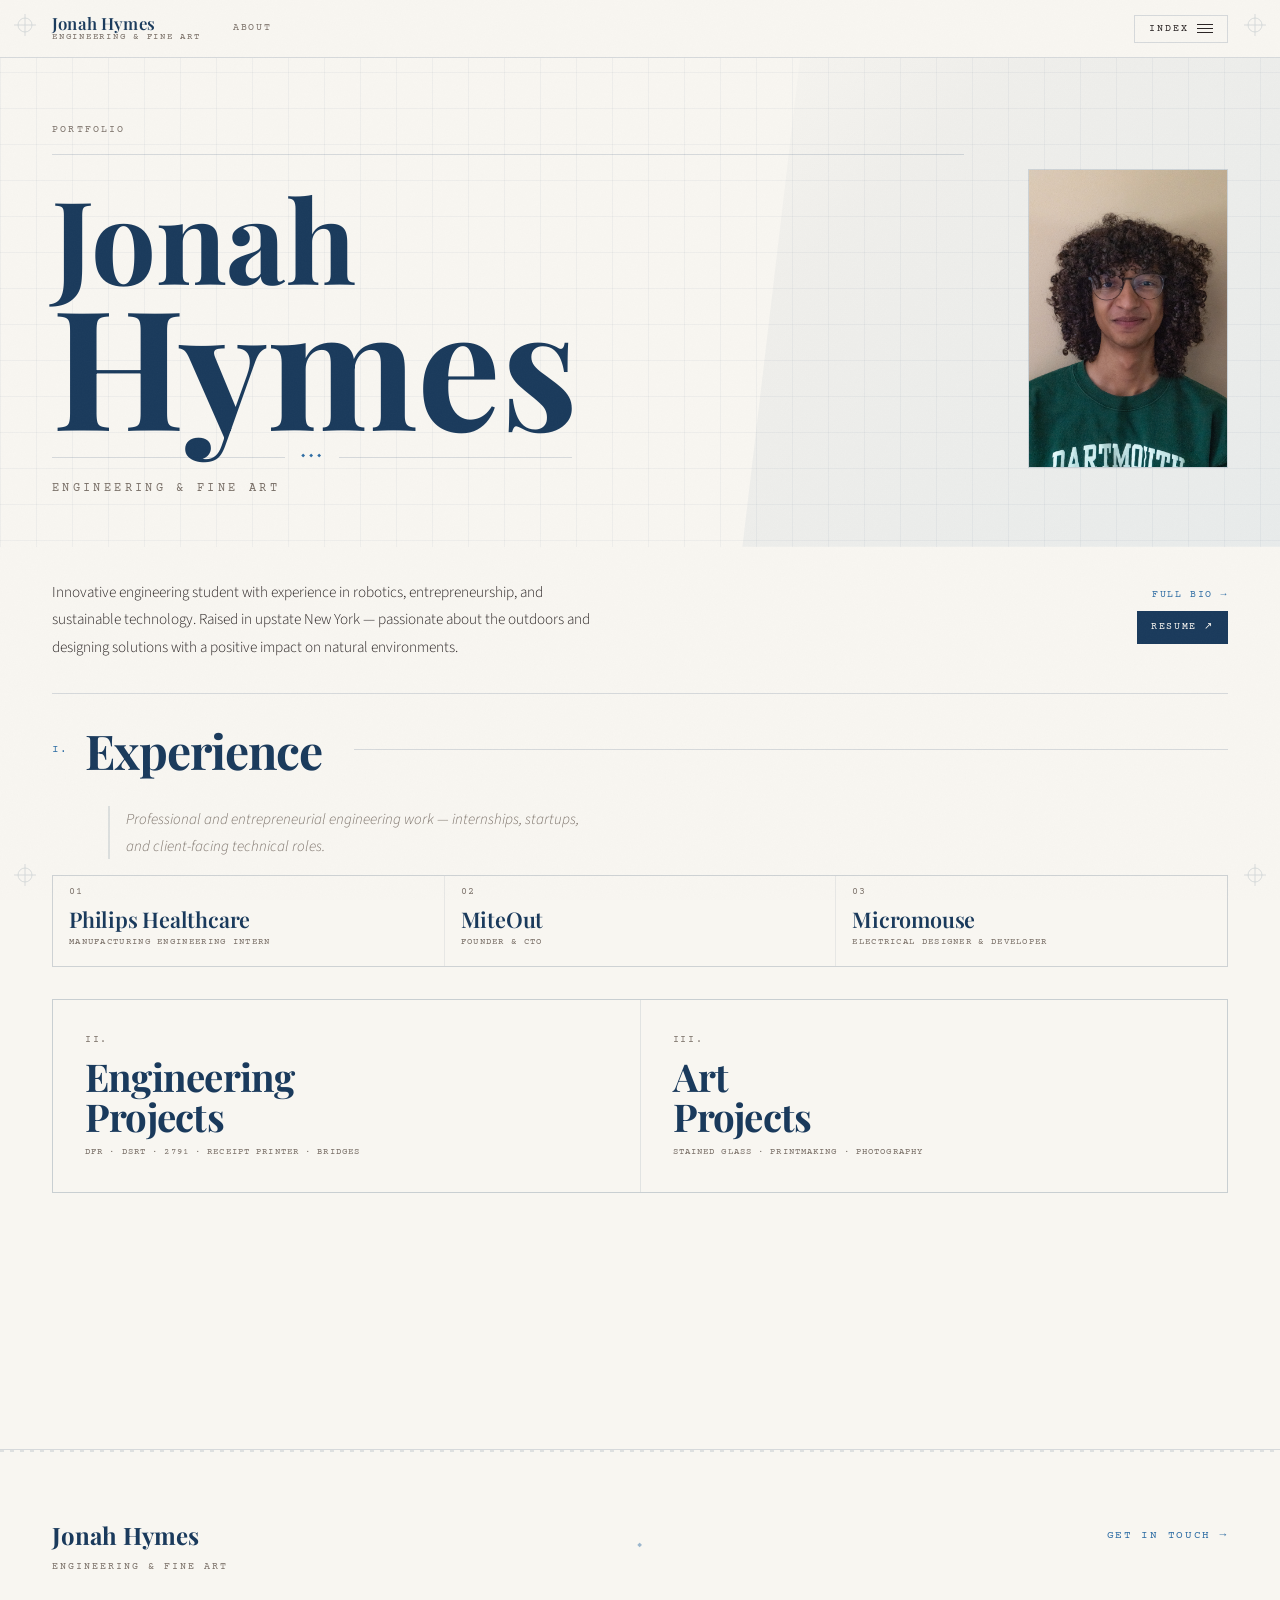
<file: index.html>
<!DOCTYPE html>
<html lang="en">
<head>
    <meta charset="UTF-8">
    <meta name="viewport" content="width=device-width, initial-scale=1.0">
    <meta name="description" content="Jonah Hymes — Portfolio. Engineering & Fine Art.">
    <title>Jonah Hymes — Portfolio</title>

    <link rel="preconnect" href="https://fonts.googleapis.com">
    <link rel="preconnect" href="https://fonts.gstatic.com" crossorigin>
    <link href="https://fonts.googleapis.com/css2?family=Playfair+Display:ital,wght@0,400;0,600;0,700;1,400;1,600&family=Source+Sans+3:ital,wght@0,300;0,400;0,600;1,300&family=Courier+Prime:ital,wght@0,400;0,700;1,400&display=swap" rel="stylesheet">
    <link rel="stylesheet" href="css/style.css">

    <style>
        .fade-init { opacity: 0; transform: translateY(12px); transition: opacity 0.5s ease, transform 0.5s ease; }
        .fade-init.in-view { opacity: 1; transform: translateY(0); }
    </style>
</head>
<body>

    <div class="reg-mark reg-mark--tl" aria-hidden="true"></div>
    <div class="reg-mark reg-mark--tr" aria-hidden="true"></div>
    <div class="reg-mark reg-mark--bl" aria-hidden="true"></div>
    <div class="reg-mark reg-mark--br" aria-hidden="true"></div>

    <nav class="nav" id="siteNav" aria-label="Site navigation">
        <div class="nav__inner">
            <a href="index.html" class="nav__logo" aria-label="Jonah Hymes — Home">
                <span class="nav__logo-name">Jonah Hymes</span>
                <span class="nav__logo-sub">Engineering &amp; Fine Art</span>
            </a>
            <a href="about.html" class="nav__about mono">About</a>
            <button class="nav__toggle" id="navToggle" aria-expanded="false" aria-controls="navOverlay">
                <span>Index</span>
                <span class="nav__toggle-bars" aria-hidden="true">
                    <span></span><span></span><span></span>
                </span>
            </button>
        </div>
    </nav>

    <div class="nav-overlay" id="navOverlay" aria-hidden="true" role="dialog" aria-label="Site index">
        <div class="nav-overlay__inner">
            <div class="nav-overlay__top">
                <span class="nav-overlay__wordmark">Jonah Hymes</span>
                <button class="nav-overlay__close" id="navClose">Close &nbsp;×</button>
            </div>
            <div class="nav-overlay__body">
                <div>
                    <p class="nav-overlay__section-label">Technical</p>
                    <ul class="nav-overlay__list">
                        <li><a href="technical/phillips.html"><span class="nav-item__num">01</span>Phillips</a></li>
                        <li><a href="technical/mouse.html"><span class="nav-item__num">02</span>Micromouse</a></li>
                        <li><a href="technical/miteout.html"><span class="nav-item__num">03</span>Miteout</a></li>
                        <li><a href="technical/receipt-printer.html"><span class="nav-item__num">04</span>Receipt Printer</a></li>
                        <li><a href="technical/dfr.html"><span class="nav-item__num">05</span>DFR</a></li>
                        <li><a href="technical/robotics.html"><span class="nav-item__num">06</span>DSRT</a></li>
                        <li><a href="technical/2791.html"><span class="nav-item__num">07</span>2791</a></li>
                        <li><a href="technical/bridges.html"><span class="nav-item__num">08</span>Bridges</a></li>
                    </ul>
                </div>
                <div class="nav-overlay__rule" aria-hidden="true"></div>
                <div>
                    <p class="nav-overlay__section-label">Art</p>
                    <ul class="nav-overlay__list">
                        <li><a href="art/glass.html"><span class="nav-item__num">01</span>Stained Glass</a></li>
                        <li><a href="art/printmaking.html"><span class="nav-item__num">02</span>Printmaking</a></li>
                        <li><a href="art/photo.html"><span class="nav-item__num">03</span>Photography</a></li>
                    </ul>
                </div>
            </div>
            <div class="nav-overlay__footer">
                <a href="about.html">About</a>
                <a href="mailto:jonah.d.hymes.28@dartmouth.edu">Contact</a>
                <span class="nav-overlay__edition">Ed.&nbsp;MMXXVI</span>
            </div>
        </div>
    </div>

    <!-- ============================================================
         HERO
    ============================================================ -->
    <section class="hero" aria-label="Introduction">
        <div class="hero__bg" aria-hidden="true"></div>
        <div class="hero__wash" aria-hidden="true"></div>

        <div class="hero__content">

            <div class="hero__text">
                <div class="hero__eyebrow">
                    <span class="hero__eyebrow-label mono">Portfolio</span>
                    <span class="hero__eyebrow-date mono"> </span>
                </div>

                <h1 class="hero__name">
                    <span class="hero__name-first">Jonah</span>
                    <span class="hero__name-last">Hymes</span>
                </h1>

                <div class="hero__rule" aria-hidden="true">
                    <div class="hero__rule-line"></div>
                    <div class="hero__rule-ornament">◆ ◆ ◆</div>
                    <div class="hero__rule-line"></div>
                </div>

                <p class="hero__tagline">Engineering &amp; Fine Art</p>
            </div>

            <div class="hero__aside">
                <img src="images/About%20me/headshot.jpg" alt="Jonah Hymes" class="hero__headshot">
            </div>

        </div>
    </section>

    <!-- ============================================================
         MAIN
    ============================================================ -->
    <main class="main">

        <!-- ── ABOUT ───────────────────────────────────── -->
        <section class="landing-about" aria-label="About">
            <div class="landing-about__text">
                <p>Innovative engineering student with experience in robotics, entrepreneurship, and sustainable technology. Raised in upstate New York — passionate about the outdoors and designing solutions with a positive impact on natural environments.</p>
            </div>
            <div class="landing-about__actions">
                <a href="about.html" class="landing-about__link mono">Full bio →</a>
                <a href="Jonah%20Hymes.pdf" class="landing-resume mono" target="_blank" rel="noopener">Resume ↗</a>
            </div>
        </section>

        <!-- ── EXPERIENCE ──────────────────────────────── -->
        <section aria-labelledby="experience-heading">

            <div class="discipline__head">
                <span class="discipline__num mono">I.</span>
                <h2 class="discipline__title" id="experience-heading">Experience</h2>
                <div class="discipline__rule" aria-hidden="true"></div>
            </div>

            <div class="discipline__desc">
                <p>Professional and entrepreneurial engineering work — internships, startups, and client-facing technical roles.</p>
            </div>

            <div class="project-grid project-grid--3" role="list">

                <a href="technical/phillips.html" class="proj-card" role="listitem">
                    <div class="proj-card__inner">
                        <span class="proj-card__num">01</span>
                        <h3 class="proj-card__title">Philips Healthcare</h3>
                        <p class="proj-card__role">Manufacturing Engineering Intern</p>
                        <span class="proj-card__arrow" aria-hidden="true">→</span>
                    </div>
                </a>

                <a href="technical/miteout.html" class="proj-card" role="listitem">
                    <div class="proj-card__inner">
                        <span class="proj-card__num">02</span>
                        <h3 class="proj-card__title">MiteOut</h3>
                        <p class="proj-card__role">Founder &amp; CTO</p>
                        <span class="proj-card__arrow" aria-hidden="true">→</span>
                    </div>
                </a>

                <a href="technical/mouse.html" class="proj-card" role="listitem">
                    <div class="proj-card__inner">
                        <span class="proj-card__num">03</span>
                        <h3 class="proj-card__title">Micromouse</h3>
                        <p class="proj-card__role">Electrical Designer &amp; Developer</p>
                        <span class="proj-card__arrow" aria-hidden="true">→</span>
                    </div>
                </a>

            </div>
        </section>

        <!-- ── NAVIGATION TILES ────────────────────────── -->
        <div class="landing-tiles">

            <a href="engineering.html" class="landing-tile">
                <div class="landing-tile__inner">
                    <p class="landing-tile__label mono">II.</p>
                    <h2 class="landing-tile__title">Engineering<br>Projects</h2>
                    <p class="landing-tile__sub mono">DFR · DSRT · 2791 · Receipt Printer · Bridges</p>
                    <span class="landing-tile__arrow" aria-hidden="true">→</span>
                </div>
            </a>

            <a href="art.html" class="landing-tile">
                <div class="landing-tile__inner">
                    <p class="landing-tile__label mono">III.</p>
                    <h2 class="landing-tile__title">Art<br>Projects</h2>
                    <p class="landing-tile__sub mono">Stained Glass · Printmaking · Photography</p>
                    <span class="landing-tile__arrow" aria-hidden="true">→</span>
                </div>
            </a>

        </div>

    </main>

    <footer class="footer">
        <div class="footer__perf" aria-hidden="true"></div>
        <div class="footer__inner">
            <div class="footer__left">
                <p class="footer__name">Jonah Hymes</p>
                <p class="footer__sub">Engineering &amp; Fine Art</p>
            </div>
            <div class="footer__ornament" aria-hidden="true">◆</div>
            <div class="footer__right">
                <p class="footer__contact"><a href="mailto:jonah.d.hymes.28@dartmouth.edu">Get in touch →</a></p>
                <p class="footer__edition mono"> &nbsp; </p>
            </div>
        </div>
    </footer>

    <script src="js/main.js"></script>
</body>
</html>
</file>
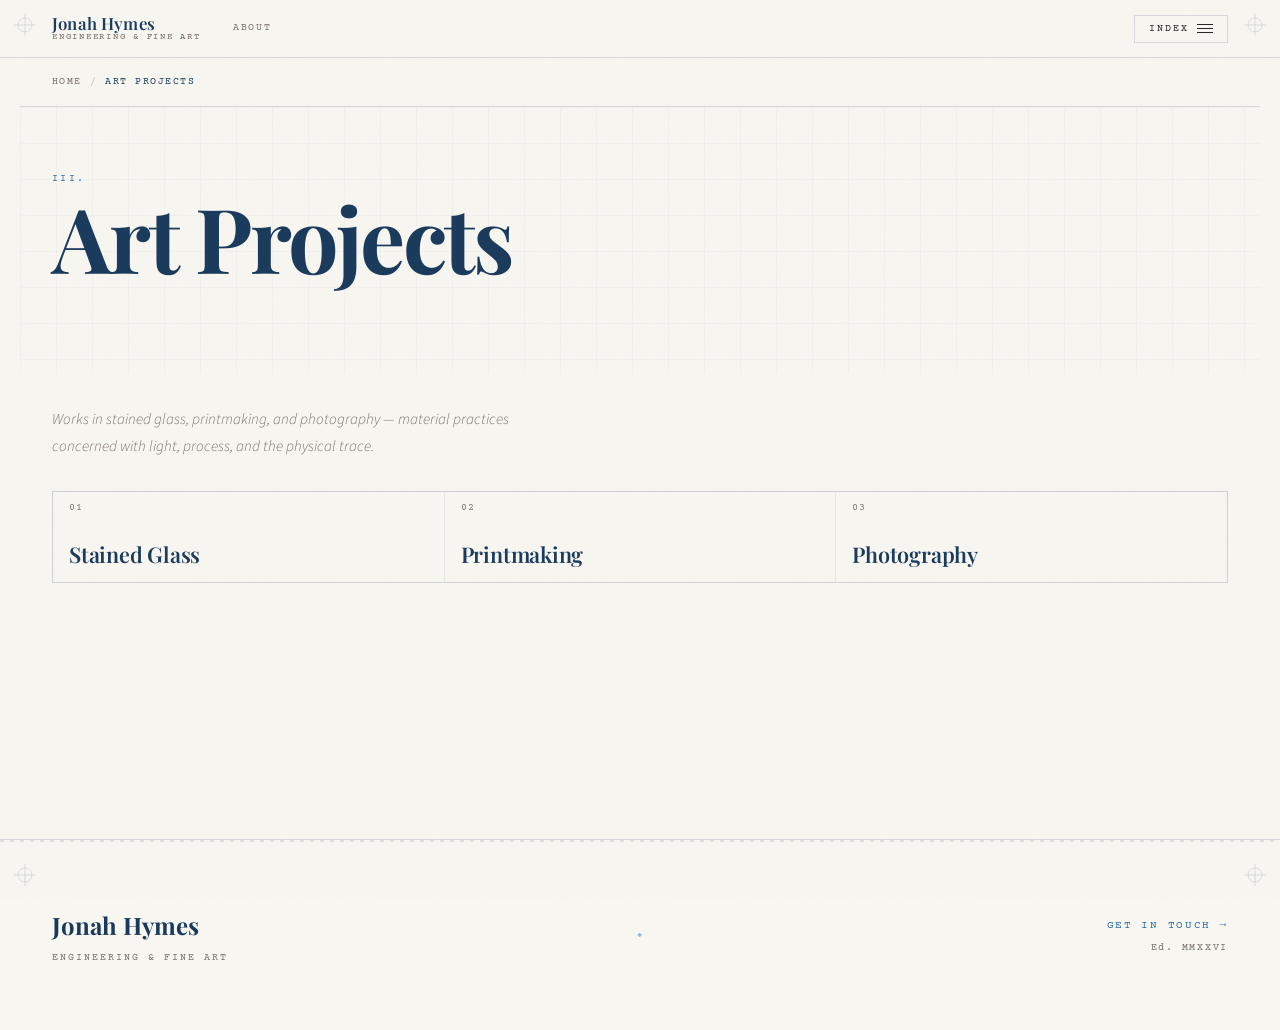
<file: art.html>
<!DOCTYPE html>
<html lang="en">
<head>
    <meta charset="UTF-8">
    <meta name="viewport" content="width=device-width, initial-scale=1.0">
    <meta name="description" content="Art Projects — Jonah Hymes">
    <title>Art Projects — Jonah Hymes</title>

    <link rel="preconnect" href="https://fonts.googleapis.com">
    <link rel="preconnect" href="https://fonts.gstatic.com" crossorigin>
    <link href="https://fonts.googleapis.com/css2?family=Playfair+Display:ital,wght@0,400;0,600;0,700;1,400;1,600&family=Source+Sans+3:ital,wght@0,300;0,400;0,600;1,300&family=Courier+Prime:ital,wght@0,400;0,700;1,400&display=swap" rel="stylesheet">
    <link rel="stylesheet" href="css/style.css">

    <style>
        .fade-init { opacity: 0; transform: translateY(12px); transition: opacity 0.5s ease, transform 0.5s ease; }
        .fade-init.in-view { opacity: 1; transform: translateY(0); }
    </style>
</head>
<body>

    <div class="reg-mark reg-mark--tl" aria-hidden="true"></div>
    <div class="reg-mark reg-mark--tr" aria-hidden="true"></div>
    <div class="reg-mark reg-mark--bl" aria-hidden="true"></div>
    <div class="reg-mark reg-mark--br" aria-hidden="true"></div>

    <nav class="nav" id="siteNav" aria-label="Site navigation">
        <div class="nav__inner">
            <a href="index.html" class="nav__logo" aria-label="Jonah Hymes — Home">
                <span class="nav__logo-name">Jonah Hymes</span>
                <span class="nav__logo-sub">Engineering &amp; Fine Art</span>
            </a>
            <a href="about.html" class="nav__about mono">About</a>
            <button class="nav__toggle" id="navToggle" aria-expanded="false" aria-controls="navOverlay">
                <span>Index</span>
                <span class="nav__toggle-bars" aria-hidden="true"><span></span><span></span><span></span></span>
            </button>
        </div>
    </nav>

    <div class="nav-overlay" id="navOverlay" aria-hidden="true" role="dialog" aria-label="Site index">
        <div class="nav-overlay__inner">
            <div class="nav-overlay__top">
                <span class="nav-overlay__wordmark">Jonah Hymes</span>
                <button class="nav-overlay__close" id="navClose">Close &nbsp;×</button>
            </div>
            <div class="nav-overlay__body">
                <div>
                    <p class="nav-overlay__section-label">Technical</p>
                    <ul class="nav-overlay__list">
                        <li><a href="technical/phillips.html"><span class="nav-item__num">01</span>Phillips</a></li>
                        <li><a href="technical/mouse.html"><span class="nav-item__num">02</span>Micromouse</a></li>
                        <li><a href="technical/miteout.html"><span class="nav-item__num">03</span>Miteout</a></li>
                        <li><a href="technical/receipt-printer.html"><span class="nav-item__num">04</span>Receipt Printer</a></li>
                        <li><a href="technical/dfr.html"><span class="nav-item__num">05</span>DFR</a></li>
                        <li><a href="technical/robotics.html"><span class="nav-item__num">06</span>DSRT</a></li>
                        <li><a href="technical/2791.html"><span class="nav-item__num">07</span>2791</a></li>
                        <li><a href="technical/bridges.html"><span class="nav-item__num">08</span>Bridges</a></li>
                    </ul>
                </div>
                <div class="nav-overlay__rule" aria-hidden="true"></div>
                <div>
                    <p class="nav-overlay__section-label">Art</p>
                    <ul class="nav-overlay__list">
                        <li><a href="art/glass.html"><span class="nav-item__num">01</span>Stained Glass</a></li>
                        <li><a href="art/printmaking.html"><span class="nav-item__num">02</span>Printmaking</a></li>
                        <li><a href="art/photo.html"><span class="nav-item__num">03</span>Photography</a></li>
                    </ul>
                </div>
            </div>
            <div class="nav-overlay__footer">
                <a href="about.html">About</a>
                <a href="mailto:jonah.d.hymes.28@dartmouth.edu">Contact</a>
                <span class="nav-overlay__edition">Ed.&nbsp;MMXXVI</span>
            </div>
        </div>
    </div>

    <div class="page-wrap">

        <nav class="breadcrumb" aria-label="Breadcrumb">
            <a href="index.html">Home</a>
            <span class="breadcrumb__sep" aria-hidden="true">/</span>
            <span class="breadcrumb__current">Art Projects</span>
        </nav>

        <header class="page-hero">
            <div class="page-hero__bg" aria-hidden="true"></div>
            <div class="page-hero__content">
                <p class="page-hero__section mono">III.</p>
                <h1 class="page-hero__title">Art Projects</h1>
            </div>
        </header>

        <main class="main">

            <div class="discipline__desc" style="margin-left:0; border-left:none; padding-left:0; margin-bottom: var(--space-md);">
                <p>Works in stained glass, printmaking, and photography — material practices concerned with light, process, and the physical trace.</p>
            </div>

            <div class="project-grid project-grid--art" role="list">

                <a href="art/glass.html" class="proj-card" role="listitem">
                    <div class="proj-card__inner">
                        <span class="proj-card__num">01</span>
                        <h3 class="proj-card__title">Stained Glass</h3>
                        <span class="proj-card__arrow" aria-hidden="true">→</span>
                    </div>
                </a>

                <a href="art/printmaking.html" class="proj-card" role="listitem">
                    <div class="proj-card__inner">
                        <span class="proj-card__num">02</span>
                        <h3 class="proj-card__title">Printmaking</h3>
                        <span class="proj-card__arrow" aria-hidden="true">→</span>
                    </div>
                </a>

                <a href="art/photo.html" class="proj-card" role="listitem">
                    <div class="proj-card__inner">
                        <span class="proj-card__num">03</span>
                        <h3 class="proj-card__title">Photography</h3>
                        <span class="proj-card__arrow" aria-hidden="true">→</span>
                    </div>
                </a>

            </div>

        </main>

        <footer class="footer">
            <div class="footer__perf" aria-hidden="true"></div>
            <div class="footer__inner">
                <div class="footer__left">
                    <p class="footer__name">Jonah Hymes</p>
                    <p class="footer__sub">Engineering &amp; Fine Art</p>
                </div>
                <div class="footer__ornament" aria-hidden="true">◆</div>
                <div class="footer__right">
                    <p class="footer__contact"><a href="mailto:jonah.d.hymes.28@dartmouth.edu">Get in touch →</a></p>
                    <p class="footer__edition mono">Ed.&nbsp;MMXXVI</p>
                </div>
            </div>
        </footer>

    </div>

    <script src="js/main.js"></script>
</body>
</html>
</file>
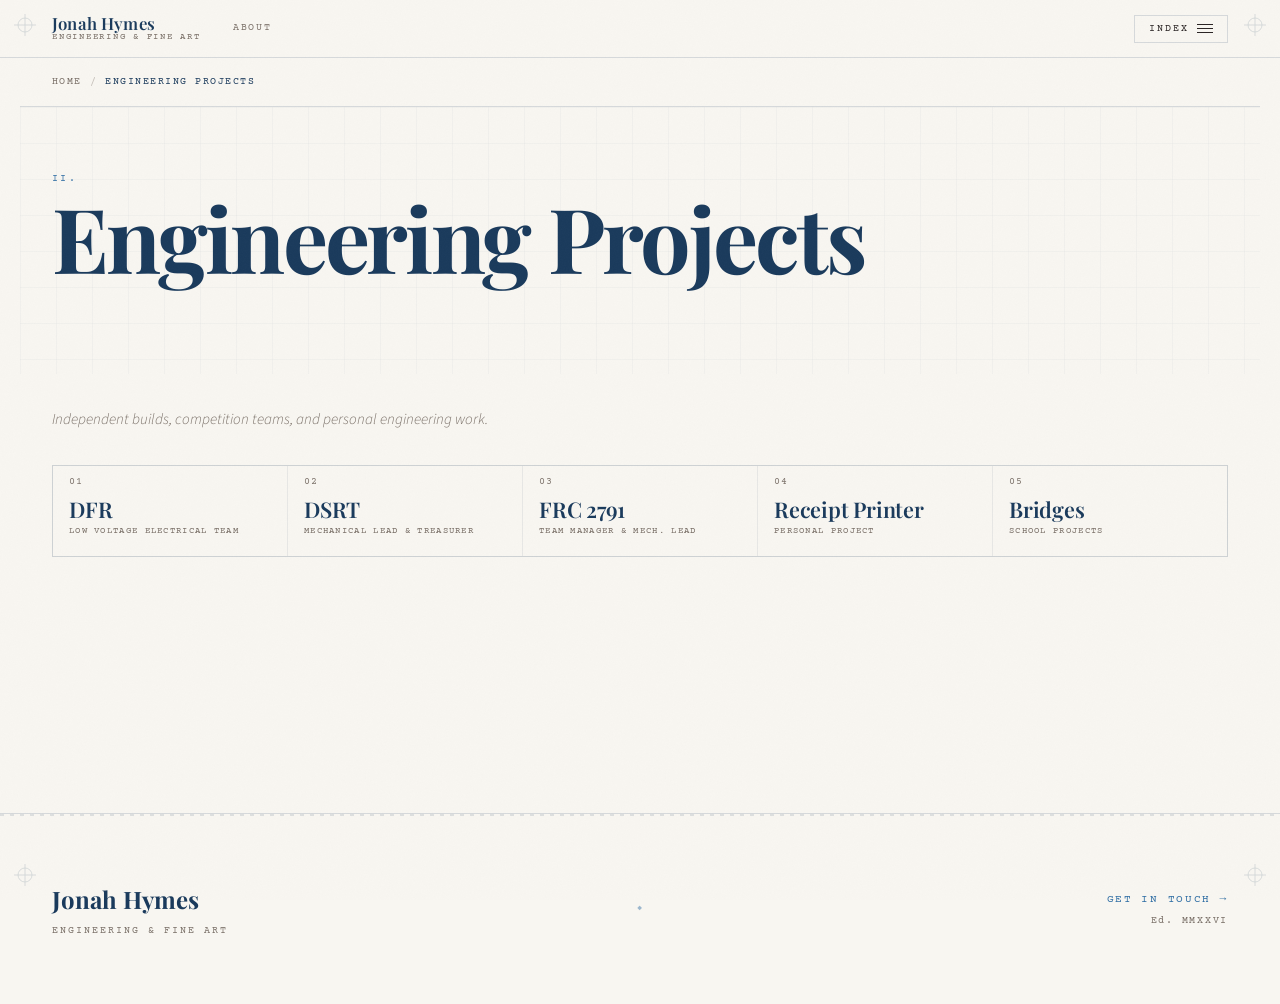
<file: engineering.html>
<!DOCTYPE html>
<html lang="en">
<head>
    <meta charset="UTF-8">
    <meta name="viewport" content="width=device-width, initial-scale=1.0">
    <meta name="description" content="Engineering Projects — Jonah Hymes">
    <title>Engineering Projects — Jonah Hymes</title>

    <link rel="preconnect" href="https://fonts.googleapis.com">
    <link rel="preconnect" href="https://fonts.gstatic.com" crossorigin>
    <link href="https://fonts.googleapis.com/css2?family=Playfair+Display:ital,wght@0,400;0,600;0,700;1,400;1,600&family=Source+Sans+3:ital,wght@0,300;0,400;0,600;1,300&family=Courier+Prime:ital,wght@0,400;0,700;1,400&display=swap" rel="stylesheet">
    <link rel="stylesheet" href="css/style.css">

    <style>
        .fade-init { opacity: 0; transform: translateY(12px); transition: opacity 0.5s ease, transform 0.5s ease; }
        .fade-init.in-view { opacity: 1; transform: translateY(0); }
    </style>
</head>
<body>

    <div class="reg-mark reg-mark--tl" aria-hidden="true"></div>
    <div class="reg-mark reg-mark--tr" aria-hidden="true"></div>
    <div class="reg-mark reg-mark--bl" aria-hidden="true"></div>
    <div class="reg-mark reg-mark--br" aria-hidden="true"></div>

    <nav class="nav" id="siteNav" aria-label="Site navigation">
        <div class="nav__inner">
            <a href="index.html" class="nav__logo" aria-label="Jonah Hymes — Home">
                <span class="nav__logo-name">Jonah Hymes</span>
                <span class="nav__logo-sub">Engineering &amp; Fine Art</span>
            </a>
            <a href="about.html" class="nav__about mono">About</a>
            <button class="nav__toggle" id="navToggle" aria-expanded="false" aria-controls="navOverlay">
                <span>Index</span>
                <span class="nav__toggle-bars" aria-hidden="true"><span></span><span></span><span></span></span>
            </button>
        </div>
    </nav>

    <div class="nav-overlay" id="navOverlay" aria-hidden="true" role="dialog" aria-label="Site index">
        <div class="nav-overlay__inner">
            <div class="nav-overlay__top">
                <span class="nav-overlay__wordmark">Jonah Hymes</span>
                <button class="nav-overlay__close" id="navClose">Close &nbsp;×</button>
            </div>
            <div class="nav-overlay__body">
                <div>
                    <p class="nav-overlay__section-label">Technical</p>
                    <ul class="nav-overlay__list">
                        <li><a href="technical/phillips.html"><span class="nav-item__num">01</span>Phillips</a></li>
                        <li><a href="technical/mouse.html"><span class="nav-item__num">02</span>Micromouse</a></li>
                        <li><a href="technical/miteout.html"><span class="nav-item__num">03</span>Miteout</a></li>
                        <li><a href="technical/receipt-printer.html"><span class="nav-item__num">04</span>Receipt Printer</a></li>
                        <li><a href="technical/dfr.html"><span class="nav-item__num">05</span>DFR</a></li>
                        <li><a href="technical/robotics.html"><span class="nav-item__num">06</span>DSRT</a></li>
                        <li><a href="technical/2791.html"><span class="nav-item__num">07</span>2791</a></li>
                        <li><a href="technical/bridges.html"><span class="nav-item__num">08</span>Bridges</a></li>
                    </ul>
                </div>
                <div class="nav-overlay__rule" aria-hidden="true"></div>
                <div>
                    <p class="nav-overlay__section-label">Art</p>
                    <ul class="nav-overlay__list">
                        <li><a href="art/glass.html"><span class="nav-item__num">01</span>Stained Glass</a></li>
                        <li><a href="art/printmaking.html"><span class="nav-item__num">02</span>Printmaking</a></li>
                        <li><a href="art/photo.html"><span class="nav-item__num">03</span>Photography</a></li>
                    </ul>
                </div>
            </div>
            <div class="nav-overlay__footer">
                <a href="about.html">About</a>
                <a href="mailto:jonah.d.hymes.28@dartmouth.edu">Contact</a>
                <span class="nav-overlay__edition">Ed.&nbsp;MMXXVI</span>
            </div>
        </div>
    </div>

    <div class="page-wrap">

        <nav class="breadcrumb" aria-label="Breadcrumb">
            <a href="index.html">Home</a>
            <span class="breadcrumb__sep" aria-hidden="true">/</span>
            <span class="breadcrumb__current">Engineering Projects</span>
        </nav>

        <header class="page-hero">
            <div class="page-hero__bg" aria-hidden="true"></div>
            <div class="page-hero__content">
                <p class="page-hero__section mono">II.</p>
                <h1 class="page-hero__title">Engineering Projects</h1>
            </div>
        </header>

        <main class="main">

            <div class="discipline__desc" style="margin-left:0; border-left:none; padding-left:0; margin-bottom: var(--space-md);">
                <p>Independent builds, competition teams, and personal engineering work.</p>
            </div>

            <div class="project-grid project-grid--5" role="list">

                <a href="technical/dfr.html" class="proj-card" role="listitem">
                    <div class="proj-card__inner">
                        <span class="proj-card__num">01</span>
                        <h3 class="proj-card__title">DFR</h3>
                        <p class="proj-card__role">Low Voltage Electrical Team</p>
                        <span class="proj-card__arrow" aria-hidden="true">→</span>
                    </div>
                </a>

                <a href="technical/robotics.html" class="proj-card" role="listitem">
                    <div class="proj-card__inner">
                        <span class="proj-card__num">02</span>
                        <h3 class="proj-card__title">DSRT</h3>
                        <p class="proj-card__role">Mechanical Lead &amp; Treasurer</p>
                        <span class="proj-card__arrow" aria-hidden="true">→</span>
                    </div>
                </a>

                <a href="technical/2791.html" class="proj-card" role="listitem">
                    <div class="proj-card__inner">
                        <span class="proj-card__num">03</span>
                        <h3 class="proj-card__title">FRC 2791</h3>
                        <p class="proj-card__role">Team Manager &amp; mech. Lead</p>
                        <span class="proj-card__arrow" aria-hidden="true">→</span>
                    </div>
                </a>

                <a href="technical/receipt-printer.html" class="proj-card" role="listitem">
                    <div class="proj-card__inner">
                        <span class="proj-card__num">04</span>
                        <h3 class="proj-card__title">Receipt Printer</h3>
                        <p class="proj-card__role">Personal Project</p>
                        <span class="proj-card__arrow" aria-hidden="true">→</span>
                    </div>
                </a>

                <a href="technical/bridges.html" class="proj-card" role="listitem">
                    <div class="proj-card__inner">
                        <span class="proj-card__num">05</span>
                        <h3 class="proj-card__title">Bridges</h3>
                        <p class="proj-card__role">School Projects</p>
                        <span class="proj-card__arrow" aria-hidden="true">→</span>
                    </div>
                </a>

            </div>

        </main>

        <footer class="footer">
            <div class="footer__perf" aria-hidden="true"></div>
            <div class="footer__inner">
                <div class="footer__left">
                    <p class="footer__name">Jonah Hymes</p>
                    <p class="footer__sub">Engineering &amp; Fine Art</p>
                </div>
                <div class="footer__ornament" aria-hidden="true">◆</div>
                <div class="footer__right">
                    <p class="footer__contact"><a href="mailto:jonah.d.hymes.28@dartmouth.edu">Get in touch →</a></p>
                    <p class="footer__edition mono">Ed.&nbsp;MMXXVI</p>
                </div>
            </div>
        </footer>

    </div>

    <script src="js/main.js"></script>
</body>
</html>
</file>
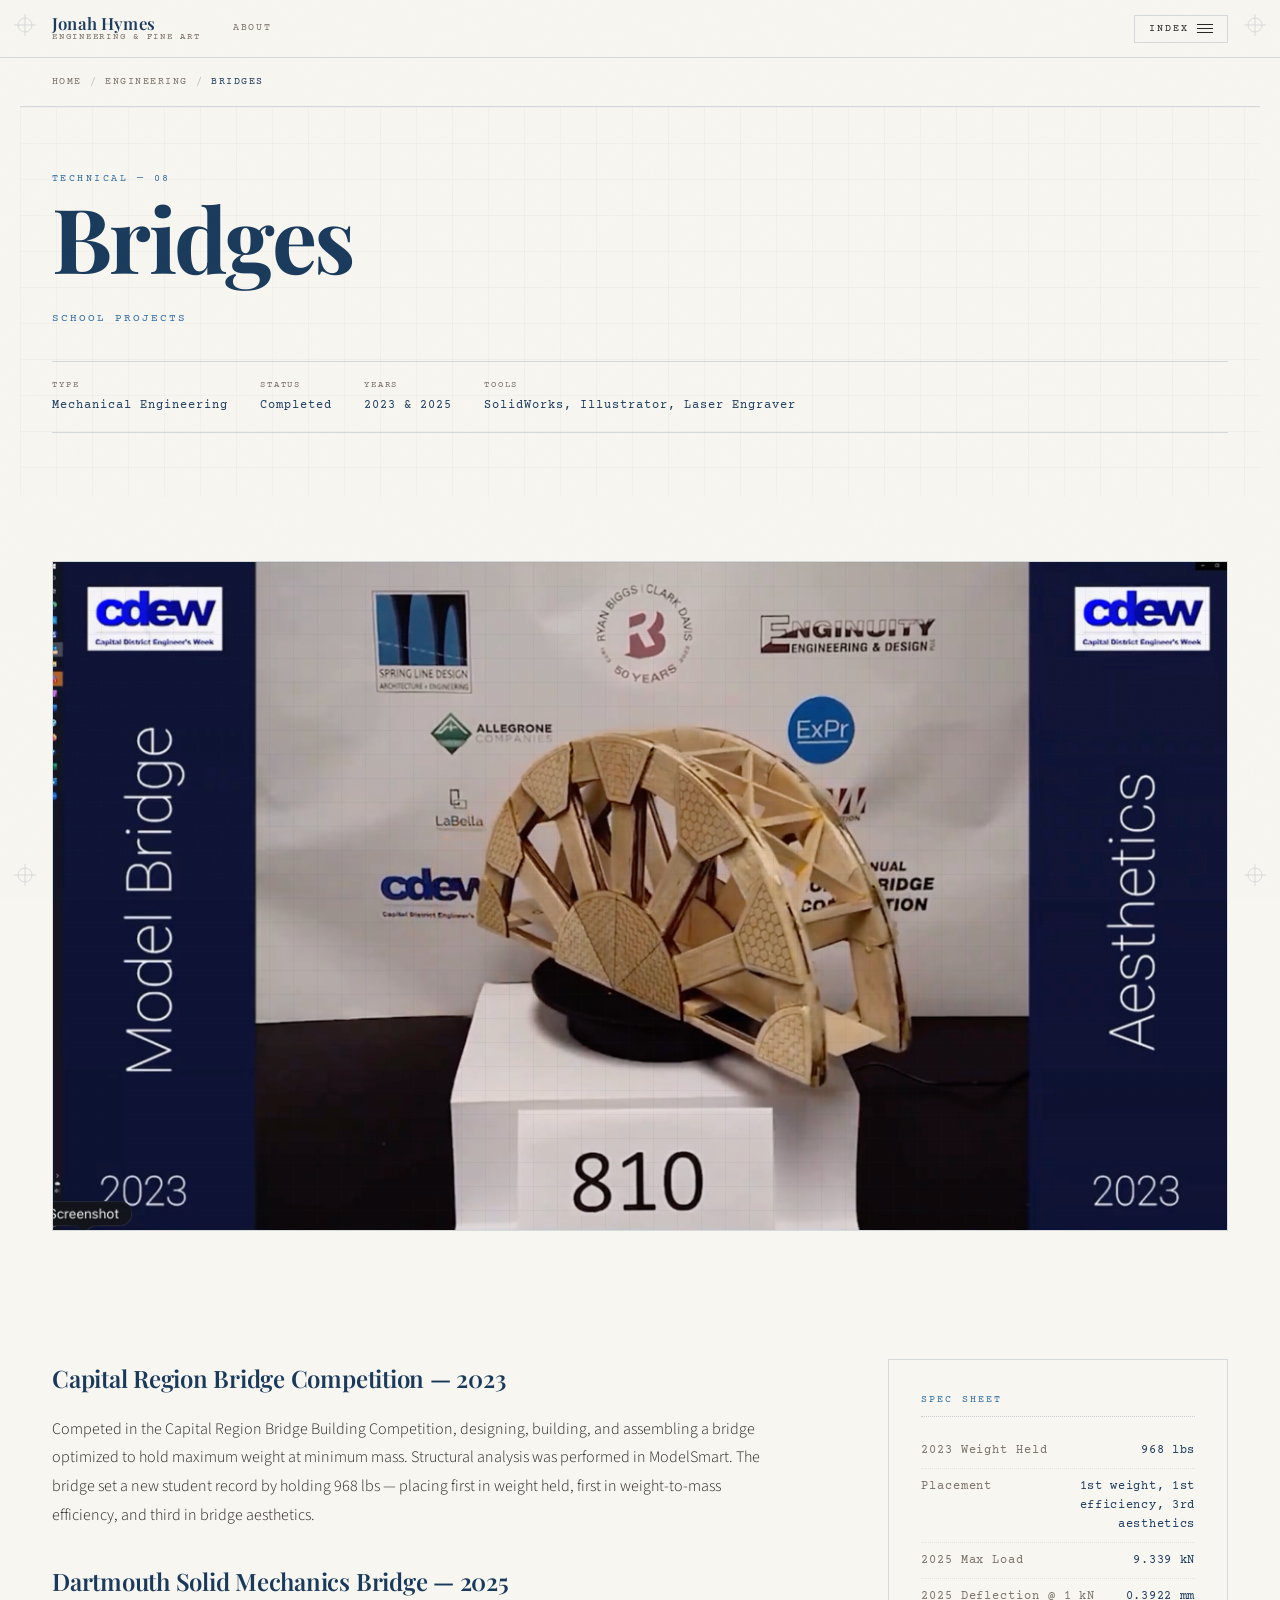
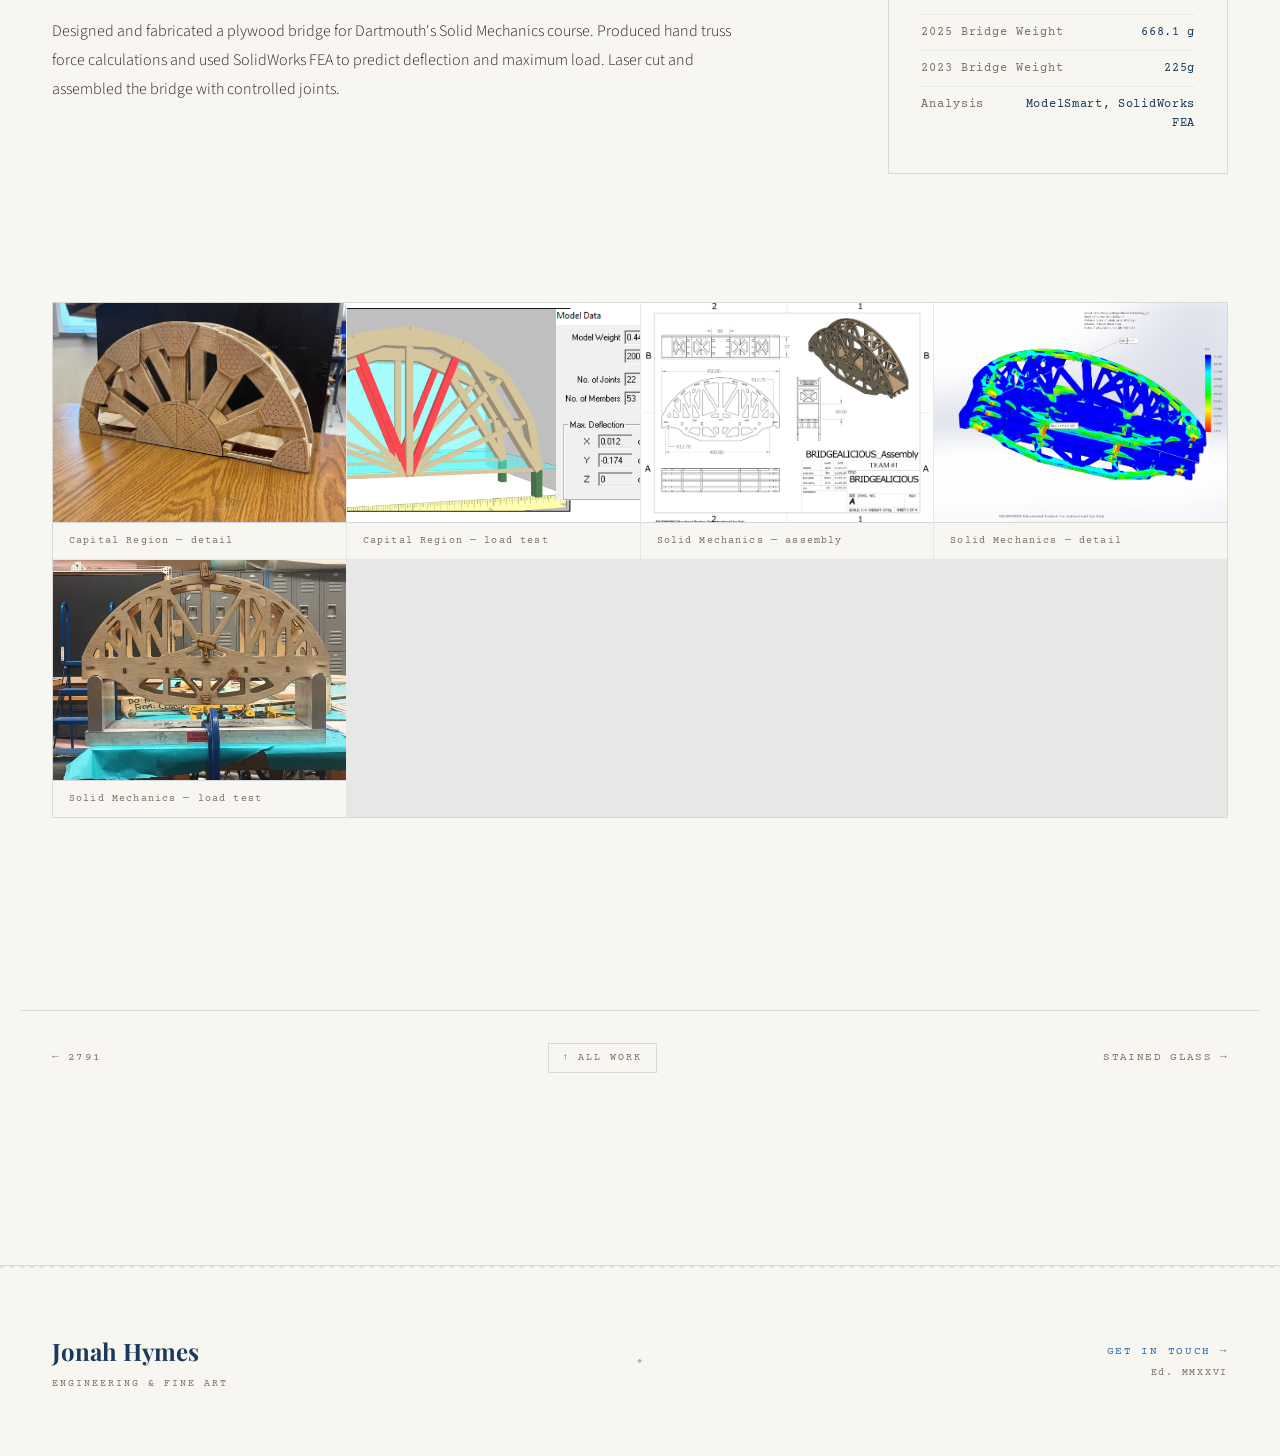
<file: technical/bridges.html>
<!DOCTYPE html>
<html lang="en">
<head>
    <meta charset="UTF-8">
    <meta name="viewport" content="width=device-width, initial-scale=1.0">
    <meta name="description" content="Bridges — Jonah Hymes Technical Portfolio">
    <title>Bridges — Jonah Hymes</title>

    <link rel="preconnect" href="https://fonts.googleapis.com">
    <link rel="preconnect" href="https://fonts.gstatic.com" crossorigin>
    <link href="https://fonts.googleapis.com/css2?family=Playfair+Display:ital,wght@0,400;0,600;0,700;1,400;1,600&family=Source+Sans+3:ital,wght@0,300;0,400;0,600;1,300&family=Courier+Prime:ital,wght@0,400;0,700;1,400&display=swap" rel="stylesheet">
    <link rel="stylesheet" href="../css/style.css">

    <style>
        .fade-init { opacity: 0; transform: translateY(12px); transition: opacity 0.5s ease, transform 0.5s ease; }
        .fade-init.in-view { opacity: 1; transform: translateY(0); }
    </style>
</head>
<body>

    <div class="reg-mark reg-mark--tl" aria-hidden="true"></div>
    <div class="reg-mark reg-mark--tr" aria-hidden="true"></div>
    <div class="reg-mark reg-mark--bl" aria-hidden="true"></div>
    <div class="reg-mark reg-mark--br" aria-hidden="true"></div>

    <nav class="nav" id="siteNav" aria-label="Site navigation">
        <div class="nav__inner">
            <a href="../index.html" class="nav__logo" aria-label="Jonah Hymes — Home">
                <span class="nav__logo-name">Jonah Hymes</span>
                <span class="nav__logo-sub">Engineering &amp; Fine Art</span>
            </a>
            <a href="../about.html" class="nav__about mono">About</a>
            <button class="nav__toggle" id="navToggle" aria-expanded="false" aria-controls="navOverlay">
                <span>Index</span>
                <span class="nav__toggle-bars" aria-hidden="true"><span></span><span></span><span></span></span>
            </button>
        </div>
    </nav>

    <div class="nav-overlay" id="navOverlay" aria-hidden="true" role="dialog" aria-label="Site index">
        <div class="nav-overlay__inner">
            <div class="nav-overlay__top">
                <span class="nav-overlay__wordmark">Jonah Hymes</span>
                <button class="nav-overlay__close" id="navClose">Close &nbsp;×</button>
            </div>
            <div class="nav-overlay__body">
                <div>
                    <p class="nav-overlay__section-label">Technical</p>
                    <ul class="nav-overlay__list">
                        <li><a href="../technical/phillips.html"><span class="nav-item__num">01</span>Phillips</a></li>
                        <li><a href="../technical/mouse.html"><span class="nav-item__num">02</span>Micromouse</a></li>
                        <li><a href="../technical/miteout.html"><span class="nav-item__num">03</span>Miteout</a></li>
                        <li><a href="../technical/receipt-printer.html"><span class="nav-item__num">04</span>Receipt Printer</a></li>
                        <li><a href="../technical/dfr.html"><span class="nav-item__num">05</span>DFR</a></li>
                        <li><a href="../technical/robotics.html"><span class="nav-item__num">06</span>DSRT</a></li>
                        <li><a href="../technical/2791.html"><span class="nav-item__num">07</span>2791</a></li>
                        <li><a href="../technical/bridges.html"><span class="nav-item__num">08</span>Bridges</a></li>
                    </ul>
                </div>
                <div class="nav-overlay__rule" aria-hidden="true"></div>
                <div>
                    <p class="nav-overlay__section-label">Art</p>
                    <ul class="nav-overlay__list">
                        <li><a href="../art/glass.html"><span class="nav-item__num">01</span>Stained Glass</a></li>
                        <li><a href="../art/printmaking.html"><span class="nav-item__num">02</span>Printmaking</a></li>
                        <li><a href="../art/photo.html"><span class="nav-item__num">03</span>Photography</a></li>
                    </ul>
                </div>
            </div>
            <div class="nav-overlay__footer">
                <a href="../about.html">About</a>
                <a href="mailto:jonah.d.hymes.28@dartmouth.edu">Contact</a>
                <span class="nav-overlay__edition">Ed.&nbsp;MMXXVI</span>
            </div>
        </div>
    </div>

    <div class="page-wrap">

        <nav class="breadcrumb" aria-label="Breadcrumb">
            <a href="../index.html">Home</a>
            <span class="breadcrumb__sep" aria-hidden="true">/</span>
            <a href="../engineering.html">Engineering</a>
            <span class="breadcrumb__sep" aria-hidden="true">/</span>
            <span class="breadcrumb__current">Bridges</span>
        </nav>

        <header class="page-hero">
            <div class="page-hero__bg" aria-hidden="true"></div>
            <div class="page-hero__content">
                <p class="page-hero__section mono">Technical — 08</p>
                <h1 class="page-hero__title">Bridges</h1>
                <p class="page-hero__role">School Projects</p>
                <div class="page-hero__meta">
                    <div class="meta-item">
                        <span class="meta-item__label">Type</span>
                        <span class="meta-item__value">Mechanical Engineering</span>
                    </div>
                    <div class="meta-item">
                        <span class="meta-item__label">Status</span>
                        <span class="meta-item__value">Completed</span>
                    </div>
                    <div class="meta-item">
                        <span class="meta-item__label">Years</span>
                        <span class="meta-item__value">2023 &amp; 2025</span>
                    </div>
                    <div class="meta-item">
                        <span class="meta-item__label">Tools</span>
                        <span class="meta-item__value">SolidWorks, Illustrator, Laser Engraver</span>
                    </div>
                </div>
            </div>
        </header>

        <div class="page-body">

            <div class="img-placeholder img-placeholder--hero" style="padding:0;overflow:hidden;" aria-label="Project hero image">
                <img src="../images/Bridges/Capital%20Bridge%202.png" alt="Capital Region Bridge Competition" style="width:100%;height:100%;object-fit:cover;display:block;">
            </div>

            <div class="page-columns">
                <div class="text-block">

                    <h2>Capital Region Bridge Competition — 2023</h2>
                    <p>
                        Competed in the Capital Region Bridge Building Competition, designing, building, and assembling a bridge optimized to hold maximum weight at minimum mass. Structural analysis was performed in ModelSmart. The bridge set a new student record by holding 968 lbs — placing first in weight held, first in weight-to-mass efficiency, and third in bridge aesthetics.
                    </p>

                    <h2 style="margin-top: 2rem;">Dartmouth Solid Mechanics Bridge — 2025</h2>
                    <p>
                        Designed and fabricated a plywood bridge for Dartmouth's Solid Mechanics course. Produced hand truss force calculations and used SolidWorks FEA to predict deflection and maximum load. Laser cut and assembled the bridge with controlled joints.
                    </p>

                </div>

                <aside class="sidebar-details" aria-label="Project details">
                    <p class="sidebar-details__label">Spec Sheet</p>
                    <div class="detail-row">
                        <span class="detail-row__key">2023 Weight Held</span>
                        <span class="detail-row__val">968 lbs</span>
                    </div>
                    <div class="detail-row">
                        <span class="detail-row__key">Placement</span>
                        <span class="detail-row__val">1st weight, 1st efficiency, 3rd aesthetics</span>
                    </div>
                    <div class="detail-row">
                        <span class="detail-row__key">2025 Max Load</span>
                        <span class="detail-row__val">9.339 kN</span>
                    </div>
                    <div class="detail-row">
                        <span class="detail-row__key">2025 Deflection @ 1 kN</span>
                        <span class="detail-row__val">0.3922 mm</span>
                    </div>
                    <div class="detail-row">
                        <span class="detail-row__key">2025 Bridge Weight</span>
                        <span class="detail-row__val">668.1 g</span>
                    </div>
                        <div class="detail-row">
                        <span class="detail-row__key">2023 Bridge Weight</span>
                        <span class="detail-row__val">225g</span>
                    </div>
                    <div class="detail-row">
                        <span class="detail-row__key">Analysis</span>
                        <span class="detail-row__val">ModelSmart, SolidWorks FEA</span>
                    </div>
                </aside>
            </div>

            <div class="gallery-grid">
                <div class="gallery-item">
                    <img src="../images/Bridges/Capital%20Bridge%201.jpg" alt="Capital Region bridge — detail" style="width:100%;height:auto;display:block;">
                    <p class="gallery-item__caption">Capital Region — detail</p>
                </div>
                <div class="gallery-item">
                    <img src="../images/Bridges/Capital%20Bridge%203.png" alt="Capital Region bridge — load test" style="width:100%;height:auto;display:block;">
                    <p class="gallery-item__caption">Capital Region — load test</p>
                </div>
                <div class="gallery-item">
                    <img src="../images/Bridges/solid%20mechanics%201.png" alt="Solid Mechanics bridge — 1" style="width:100%;height:auto;display:block;">
                    <p class="gallery-item__caption">Solid Mechanics — assembly</p>
                </div>
                <div class="gallery-item">
                    <img src="../images/Bridges/solid%20mechanics%202.png" alt="Solid Mechanics bridge — 2" style="width:100%;height:auto;display:block;">
                    <p class="gallery-item__caption">Solid Mechanics — detail</p>
                </div>
                <div class="gallery-item">
                    <img src="../images/Bridges/solid%20mechanics%203.jpg" alt="Solid Mechanics bridge — 3" style="width:100%;height:auto;display:block;">
                    <p class="gallery-item__caption">Solid Mechanics — load test</p>
                </div>
            </div>

        </div>

        <nav class="page-nav" aria-label="Project navigation">
            <a href="2791.html" class="page-nav__link page-nav__link--prev">2791</a>
            <a href="../engineering.html" class="page-nav__home mono">↑ All Work</a>
            <a href="../art/glass.html" class="page-nav__link page-nav__link--next">Stained Glass</a>
        </nav>

        <footer class="footer">
            <div class="footer__perf" aria-hidden="true"></div>
            <div class="footer__inner">
                <div class="footer__left">
                    <p class="footer__name">Jonah Hymes</p>
                    <p class="footer__sub">Engineering &amp; Fine Art</p>
                </div>
                <div class="footer__ornament" aria-hidden="true">◆</div>
                <div class="footer__right">
                    <p class="footer__contact"><a href="mailto:jonah.d.hymes.28@dartmouth.edu">Get in touch →</a></p>
                    <p class="footer__edition mono">Ed.&nbsp;MMXXVI</p>
                </div>
            </div>
        </footer>

    </div>

    <script src="../js/main.js"></script>
</body>
</html>
</file>
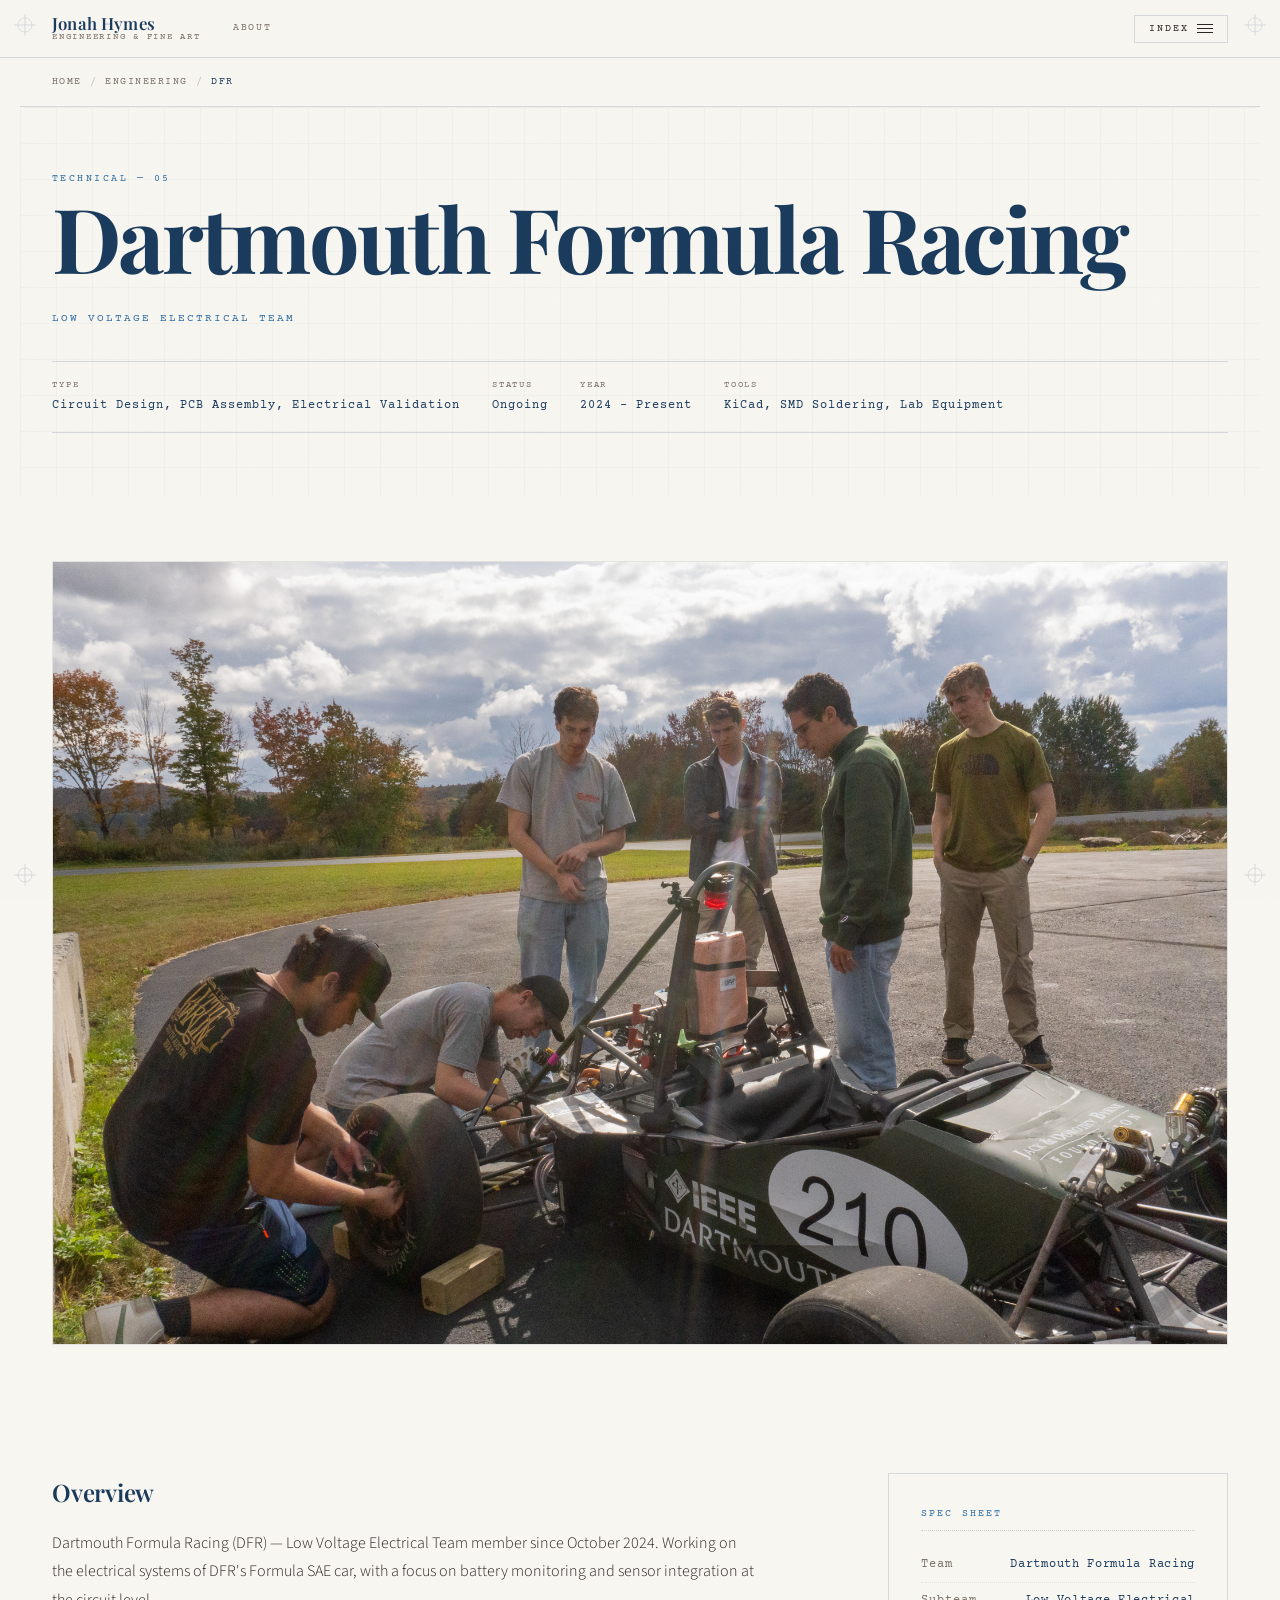
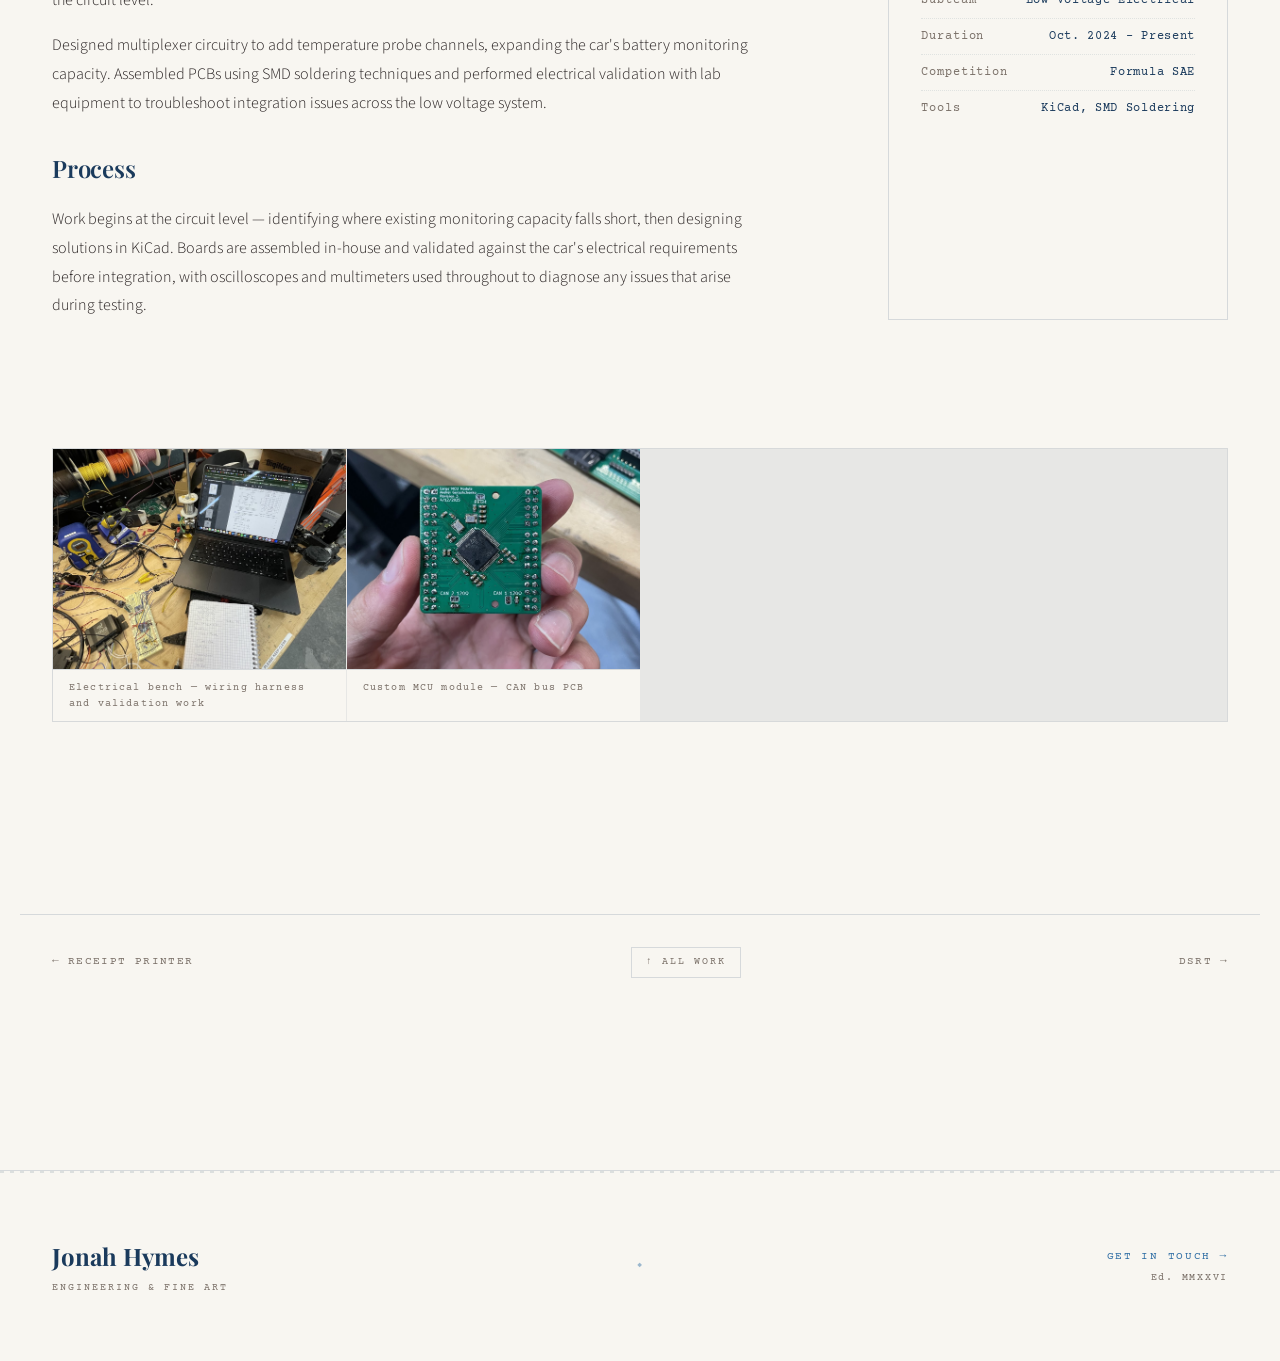
<file: technical/dfr.html>
<!DOCTYPE html>
<html lang="en">
<head>
    <meta charset="UTF-8">
    <meta name="viewport" content="width=device-width, initial-scale=1.0">
    <meta name="description" content="DFR — Jonah Hymes Technical Portfolio">
    <title>DFR — Jonah Hymes</title>

    <link rel="preconnect" href="https://fonts.googleapis.com">
    <link rel="preconnect" href="https://fonts.gstatic.com" crossorigin>
    <link href="https://fonts.googleapis.com/css2?family=Playfair+Display:ital,wght@0,400;0,600;0,700;1,400;1,600&family=Source+Sans+3:ital,wght@0,300;0,400;0,600;1,300&family=Courier+Prime:ital,wght@0,400;0,700;1,400&display=swap" rel="stylesheet">
    <link rel="stylesheet" href="../css/style.css">

    <style>
        .fade-init { opacity: 0; transform: translateY(12px); transition: opacity 0.5s ease, transform 0.5s ease; }
        .fade-init.in-view { opacity: 1; transform: translateY(0); }
    </style>
</head>
<body>

    <div class="reg-mark reg-mark--tl" aria-hidden="true"></div>
    <div class="reg-mark reg-mark--tr" aria-hidden="true"></div>
    <div class="reg-mark reg-mark--bl" aria-hidden="true"></div>
    <div class="reg-mark reg-mark--br" aria-hidden="true"></div>

    <nav class="nav" id="siteNav" aria-label="Site navigation">
        <div class="nav__inner">
            <a href="../index.html" class="nav__logo" aria-label="Jonah Hymes — Home">
                <span class="nav__logo-name">Jonah Hymes</span>
                <span class="nav__logo-sub">Engineering &amp; Fine Art</span>
            </a>
            <a href="../about.html" class="nav__about mono">About</a>
            <button class="nav__toggle" id="navToggle" aria-expanded="false" aria-controls="navOverlay">
                <span>Index</span>
                <span class="nav__toggle-bars" aria-hidden="true"><span></span><span></span><span></span></span>
            </button>
        </div>
    </nav>

    <div class="nav-overlay" id="navOverlay" aria-hidden="true" role="dialog" aria-label="Site index">
        <div class="nav-overlay__inner">
            <div class="nav-overlay__top">
                <span class="nav-overlay__wordmark">Jonah Hymes</span>
                <button class="nav-overlay__close" id="navClose">Close &nbsp;×</button>
            </div>
            <div class="nav-overlay__body">
                <div>
                    <p class="nav-overlay__section-label">Technical</p>
                    <ul class="nav-overlay__list">
                        <li><a href="../technical/phillips.html"><span class="nav-item__num">01</span>Phillips</a></li>
                        <li><a href="../technical/mouse.html"><span class="nav-item__num">02</span>Micromouse</a></li>
                        <li><a href="../technical/miteout.html"><span class="nav-item__num">03</span>Miteout</a></li>
                        <li><a href="../technical/receipt-printer.html"><span class="nav-item__num">04</span>Receipt Printer</a></li>
                        <li><a href="../technical/dfr.html"><span class="nav-item__num">05</span>Dartmouth Formula Racing</a></li>
                        <li><a href="../technical/robotics.html"><span class="nav-item__num">06</span>DSRT</a></li>
                        <li><a href="../technical/2791.html"><span class="nav-item__num">07</span>2791</a></li>
                        <li><a href="../technical/bridges.html"><span class="nav-item__num">08</span>Bridges</a></li>
                    </ul>
                </div>
                <div class="nav-overlay__rule" aria-hidden="true"></div>
                <div>
                    <p class="nav-overlay__section-label">Art</p>
                    <ul class="nav-overlay__list">
                        <li><a href="../art/glass.html"><span class="nav-item__num">01</span>Glass</a></li>
                        <li><a href="../art/printmaking.html"><span class="nav-item__num">02</span>Printmaking</a></li>
                        <li><a href="../art/photo.html"><span class="nav-item__num">03</span>Photo</a></li>
                    </ul>
                </div>
            </div>
            <div class="nav-overlay__footer">
                <a href="../about.html">About</a>
                <a href="mailto:jonah.d.hymes.28@dartmouth.edu">Contact</a>
                <span class="nav-overlay__edition">Ed.&nbsp;MMXXVI</span>
            </div>
        </div>
    </div>

    <div class="page-wrap">

        <nav class="breadcrumb" aria-label="Breadcrumb">
            <a href="../index.html">Home</a>
            <span class="breadcrumb__sep" aria-hidden="true">/</span>
            <a href="../engineering.html">Engineering</a>
            <span class="breadcrumb__sep" aria-hidden="true">/</span>
            <span class="breadcrumb__current">DFR</span>
        </nav>

        <header class="page-hero">
            <div class="page-hero__bg" aria-hidden="true"></div>
            <div class="page-hero__content">
                <p class="page-hero__section mono">Technical — 05</p>
                <h1 class="page-hero__title">Dartmouth Formula Racing</h1>
                <p class="page-hero__role">Low Voltage Electrical Team</p>
                <div class="page-hero__meta">
                    <div class="meta-item">
                        <span class="meta-item__label">Type</span>
                        <span class="meta-item__value">Circuit Design, PCB Assembly, Electrical Validation</span>
                    </div>
                    <div class="meta-item">
                        <span class="meta-item__label">Status</span>
                        <span class="meta-item__value">Ongoing</span>
                    </div>
                    <div class="meta-item">
                        <span class="meta-item__label">Year</span>
                        <span class="meta-item__value">2024 – Present</span>
                    </div>
                    <div class="meta-item">
                        <span class="meta-item__label">Tools</span>
                        <span class="meta-item__value">KiCad, SMD Soldering, Lab Equipment</span>
                    </div>
                </div>
            </div>
        </header>

        <div class="page-body">

            <img src="../images/DFR/Hero.jpg" alt="Dartmouth Formula Racing team working on the car at the track" style="width:100%; display:block; margin-bottom: var(--space-xl); border: 1px solid rgba(26,58,92,0.1);">

            <div class="page-columns">
                <div class="text-block">
                    <h2>Overview</h2>
                    <p>
                        Dartmouth Formula Racing (DFR) — Low Voltage Electrical Team member since October 2024. Working on the electrical systems of DFR's Formula SAE car, with a focus on battery monitoring and sensor integration at the circuit level.
                    </p>
                    <p>
                        Designed multiplexer circuitry to add temperature probe channels, expanding the car's battery monitoring capacity. Assembled PCBs using SMD soldering techniques and performed electrical validation with lab equipment to troubleshoot integration issues across the low voltage system.
                    </p>

                    <h2 style="margin-top: 2rem;">Process</h2>
                    <p>
                        Work begins at the circuit level — identifying where existing monitoring capacity falls short, then designing solutions in KiCad. Boards are assembled in-house and validated against the car's electrical requirements before integration, with oscilloscopes and multimeters used throughout to diagnose any issues that arise during testing.
                    </p>
                </div>

                <aside class="sidebar-details" aria-label="Project details">
                    <p class="sidebar-details__label">Spec Sheet</p>
                    <div class="detail-row">
                        <span class="detail-row__key">Team</span>
                        <span class="detail-row__val">Dartmouth Formula Racing</span>
                    </div>
                    <div class="detail-row">
                        <span class="detail-row__key">Subteam</span>
                        <span class="detail-row__val">Low Voltage Electrical</span>
                    </div>
                    <div class="detail-row">
                        <span class="detail-row__key">Duration</span>
                        <span class="detail-row__val">Oct. 2024 – Present</span>
                    </div>
                    <div class="detail-row">
                        <span class="detail-row__key">Competition</span>
                        <span class="detail-row__val">Formula SAE</span>
                    </div>
                    <div class="detail-row">
                        <span class="detail-row__key">Tools</span>
                        <span class="detail-row__val">KiCad, SMD Soldering</span>
                    </div>
                </aside>
            </div>

            <div class="gallery-grid">
                <div class="gallery-item">
                    <img src="../images/DFR/IMG_0228.png" alt="Low voltage electrical workbench — wiring and debugging" style="width:100%; aspect-ratio:4/3; object-fit:cover;">
                    <p class="gallery-item__caption">Electrical bench — wiring harness and validation work</p>
                </div>
                <div class="gallery-item">
                    <img src="../images/DFR/IMG_4571.png" alt="Custom MCU module PCB held in hand" style="width:100%; aspect-ratio:4/3; object-fit:cover;">
                    <p class="gallery-item__caption">Custom MCU module — CAN bus PCB</p>
                </div>
            </div>

        </div>

        <nav class="page-nav" aria-label="Project navigation">
            <a href="receipt-printer.html" class="page-nav__link page-nav__link--prev">Receipt Printer</a>
            <a href="../engineering.html" class="page-nav__home mono">↑ All Work</a>
            <a href="robotics.html" class="page-nav__link page-nav__link--next">DSRT</a>
        </nav>

        <footer class="footer">
            <div class="footer__perf" aria-hidden="true"></div>
            <div class="footer__inner">
                <div class="footer__left">
                    <p class="footer__name">Jonah Hymes</p>
                    <p class="footer__sub">Engineering &amp; Fine Art</p>
                </div>
                <div class="footer__ornament" aria-hidden="true">◆</div>
                <div class="footer__right">
                    <p class="footer__contact"><a href="mailto:jonah.d.hymes.28@dartmouth.edu">Get in touch →</a></p>
                    <p class="footer__edition mono">Ed.&nbsp;MMXXVI</p>
                </div>
            </div>
        </footer>

    </div>

    <script src="../js/main.js"></script>
</body>
</html>
</file>
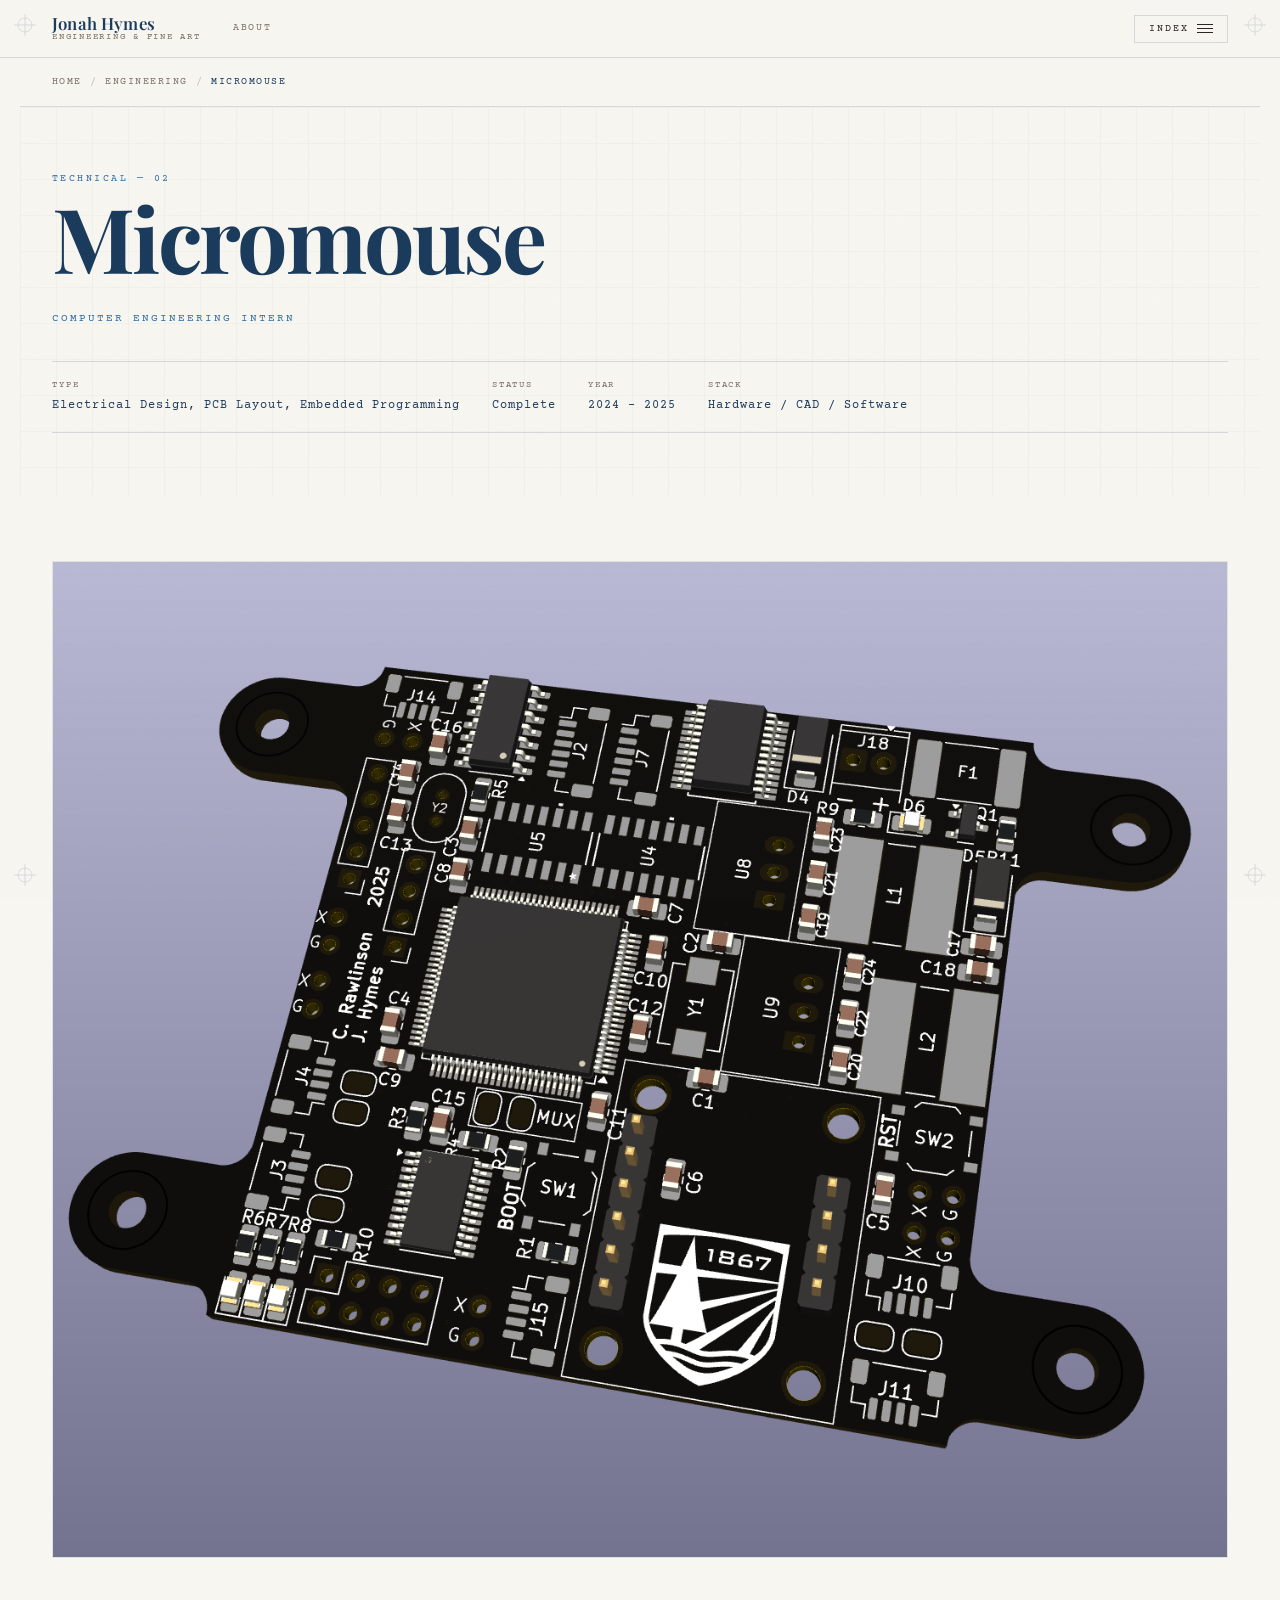
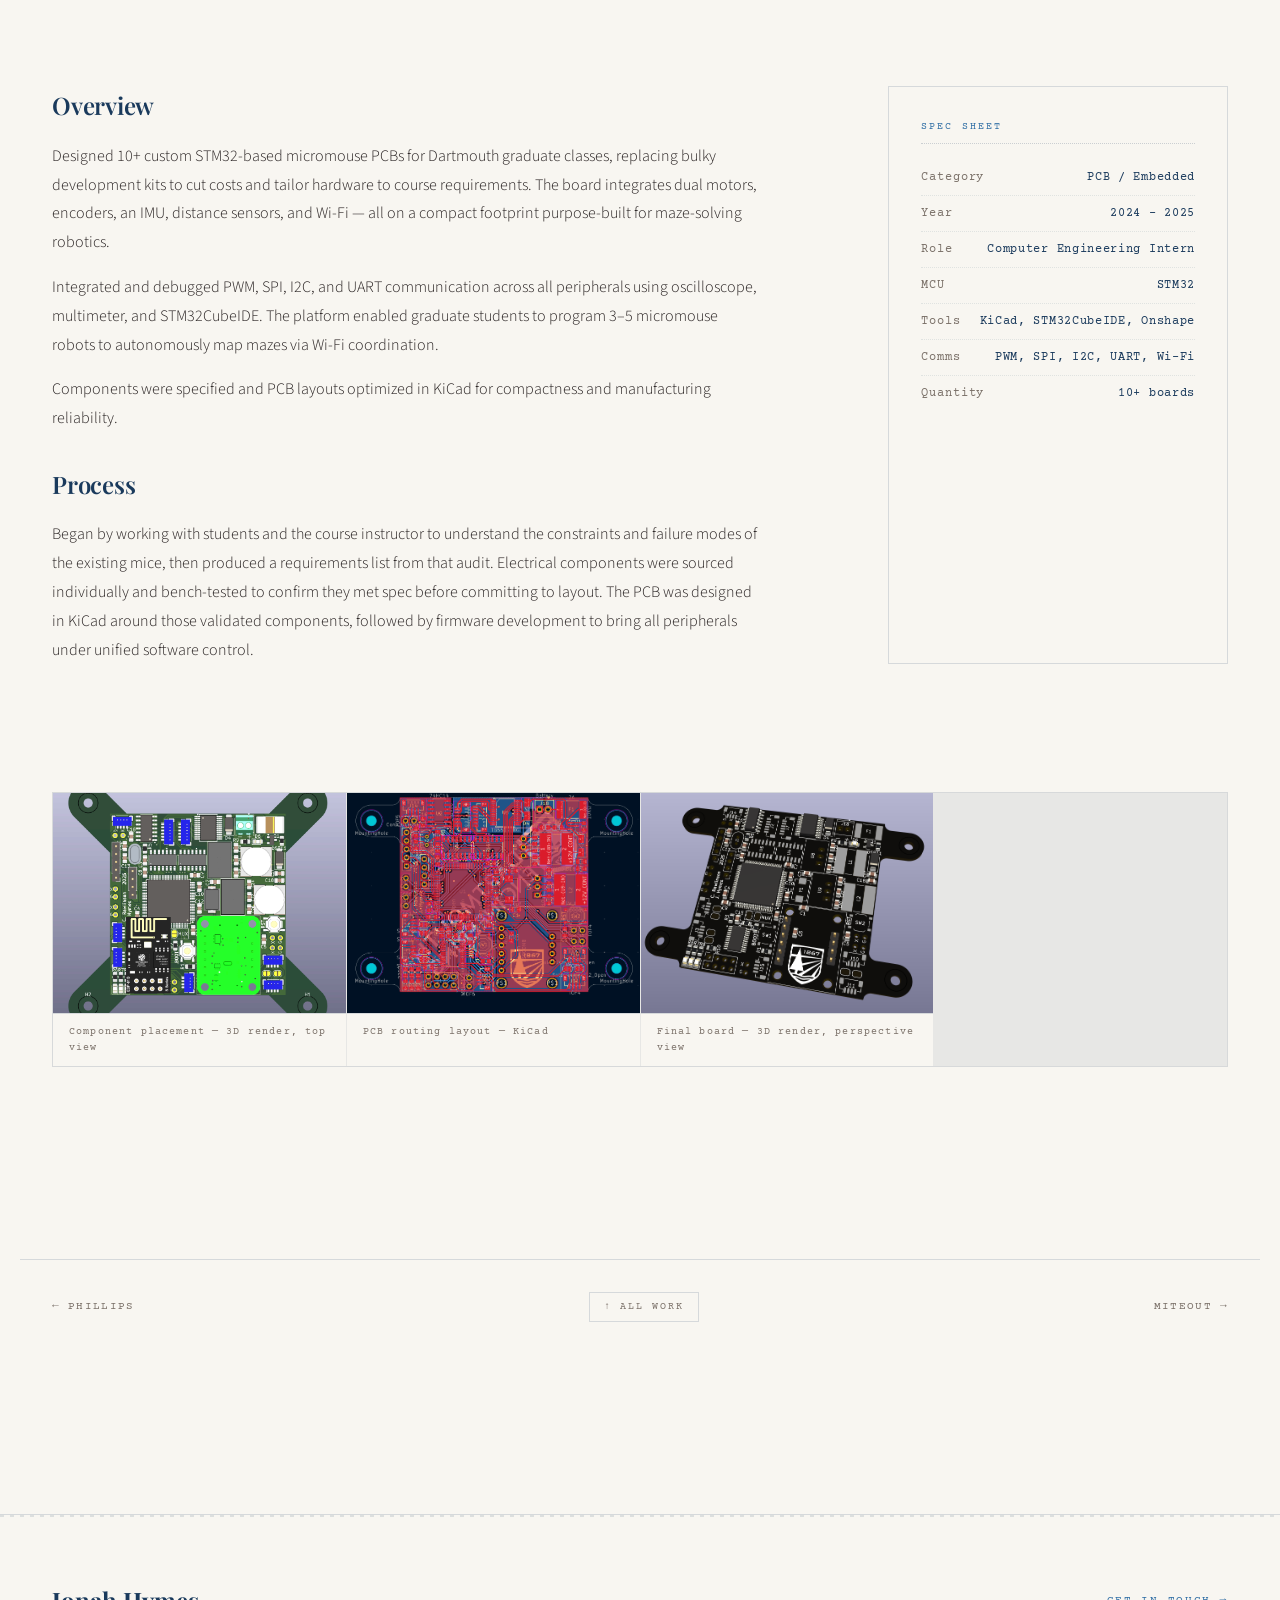
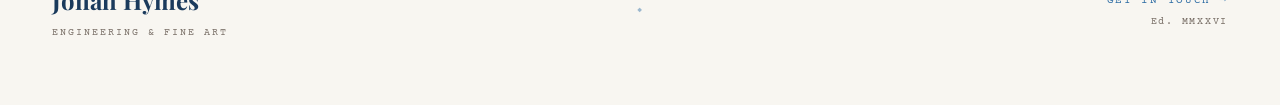
<file: technical/mouse.html>
<!DOCTYPE html>
<html lang="en">
<head>
    <meta charset="UTF-8">
    <meta name="viewport" content="width=device-width, initial-scale=1.0">
    <meta name="description" content="Micromouse — Jonah Hymes Technical Portfolio">
    <title>Micromouse — Jonah Hymes</title>

    <link rel="preconnect" href="https://fonts.googleapis.com">
    <link rel="preconnect" href="https://fonts.gstatic.com" crossorigin>
    <link href="https://fonts.googleapis.com/css2?family=Playfair+Display:ital,wght@0,400;0,600;0,700;1,400;1,600&family=Source+Sans+3:ital,wght@0,300;0,400;0,600;1,300&family=Courier+Prime:ital,wght@0,400;0,700;1,400&display=swap" rel="stylesheet">
    <link rel="stylesheet" href="../css/style.css">

    <style>
        .fade-init { opacity: 0; transform: translateY(12px); transition: opacity 0.5s ease, transform 0.5s ease; }
        .fade-init.in-view { opacity: 1; transform: translateY(0); }
    </style>
</head>
<body>

    <div class="reg-mark reg-mark--tl" aria-hidden="true"></div>
    <div class="reg-mark reg-mark--tr" aria-hidden="true"></div>
    <div class="reg-mark reg-mark--bl" aria-hidden="true"></div>
    <div class="reg-mark reg-mark--br" aria-hidden="true"></div>

    <nav class="nav" id="siteNav" aria-label="Site navigation">
        <div class="nav__inner">
            <a href="../index.html" class="nav__logo" aria-label="Jonah Hymes — Home">
                <span class="nav__logo-name">Jonah Hymes</span>
                <span class="nav__logo-sub">Engineering &amp; Fine Art</span>
            </a>
            <a href="../about.html" class="nav__about mono">About</a>
            <button class="nav__toggle" id="navToggle" aria-expanded="false" aria-controls="navOverlay">
                <span>Index</span>
                <span class="nav__toggle-bars" aria-hidden="true"><span></span><span></span><span></span></span>
            </button>
        </div>
    </nav>

    <div class="nav-overlay" id="navOverlay" aria-hidden="true" role="dialog" aria-label="Site index">
        <div class="nav-overlay__inner">
            <div class="nav-overlay__top">
                <span class="nav-overlay__wordmark">Jonah Hymes</span>
                <button class="nav-overlay__close" id="navClose">Close &nbsp;×</button>
            </div>
            <div class="nav-overlay__body">
                <div>
                    <p class="nav-overlay__section-label">Technical</p>
                    <ul class="nav-overlay__list">
                        <li><a href="../technical/phillips.html"><span class="nav-item__num">01</span>Phillips</a></li>
                        <li><a href="../technical/mouse.html"><span class="nav-item__num">02</span>Micromouse</a></li>
                        <li><a href="../technical/miteout.html"><span class="nav-item__num">03</span>Miteout</a></li>
                        <li><a href="../technical/receipt-printer.html"><span class="nav-item__num">04</span>Receipt Printer</a></li>
                        <li><a href="../technical/dfr.html"><span class="nav-item__num">05</span>DFR</a></li>
                        <li><a href="../technical/robotics.html"><span class="nav-item__num">06</span>DSRT</a></li>
                        <li><a href="../technical/2791.html"><span class="nav-item__num">07</span>2791</a></li>
                        <li><a href="../technical/bridges.html"><span class="nav-item__num">08</span>Bridges</a></li>
                    </ul>
                </div>
                <div class="nav-overlay__rule" aria-hidden="true"></div>
                <div>
                    <p class="nav-overlay__section-label">Art</p>
                    <ul class="nav-overlay__list">
                        <li><a href="../art/glass.html"><span class="nav-item__num">01</span>Glass</a></li>
                        <li><a href="../art/printmaking.html"><span class="nav-item__num">02</span>Printmaking</a></li>
                        <li><a href="../art/photo.html"><span class="nav-item__num">03</span>Photo</a></li>
                    </ul>
                </div>
            </div>
            <div class="nav-overlay__footer">
                <a href="../about.html">About</a>
                <a href="mailto:jonah.d.hymes.28@dartmouth.edu">Contact</a>
                <span class="nav-overlay__edition">Ed.&nbsp;MMXXVI</span>
            </div>
        </div>
    </div>

    <div class="page-wrap">

        <nav class="breadcrumb" aria-label="Breadcrumb">
            <a href="../index.html">Home</a>
            <span class="breadcrumb__sep" aria-hidden="true">/</span>
            <a href="../engineering.html">Engineering</a>
            <span class="breadcrumb__sep" aria-hidden="true">/</span>
            <span class="breadcrumb__current">Micromouse</span>
        </nav>

        <header class="page-hero">
            <div class="page-hero__bg" aria-hidden="true"></div>
            <div class="page-hero__content">
                <p class="page-hero__section mono">Technical — 02</p>
                <h1 class="page-hero__title">Micromouse</h1>
                <p class="page-hero__role">Computer Engineering Intern</p>
                <div class="page-hero__meta">
                    <div class="meta-item">
                        <span class="meta-item__label">Type</span>
                        <span class="meta-item__value">Electrical Design, PCB Layout, Embedded Programming</span>
                    </div>
                    <div class="meta-item">
                        <span class="meta-item__label">Status</span>
                        <span class="meta-item__value">Complete</span>
                    </div>
                    <div class="meta-item">
                        <span class="meta-item__label">Year</span>
                        <span class="meta-item__value">2024 – 2025</span>
                    </div>
                    <div class="meta-item">
                        <span class="meta-item__label">Stack</span>
                        <span class="meta-item__value">Hardware / CAD / Software</span>
                    </div>
                </div>
            </div>
        </header>

        <div class="page-body">

            <img src="../images/Mouse/IMG_7277.png" alt="Micromouse PCB — final 3D render, angled view" style="width:100%; display:block; margin-bottom: var(--space-xl); border: 1px solid rgba(26,58,92,0.1);">

            <div class="page-columns">
                <div class="text-block">
                    <h2>Overview</h2>
                    <p>
                        Designed 10+ custom STM32-based micromouse PCBs for Dartmouth graduate classes, replacing bulky development kits to cut costs and tailor hardware to course requirements. The board integrates dual motors, encoders, an IMU, distance sensors, and Wi-Fi — all on a compact footprint purpose-built for maze-solving robotics.
                    </p>
                    <p>
                        Integrated and debugged PWM, SPI, I2C, and UART communication across all peripherals using oscilloscope, multimeter, and STM32CubeIDE. The platform enabled graduate students to program 3–5 micromouse robots to autonomously map mazes via Wi-Fi coordination.
                    </p>
                    <p>
                        Components were specified and PCB layouts optimized in KiCad for compactness and manufacturing reliability.
                    </p>

                    <h2 style="margin-top: 2rem;">Process</h2>
                    <p>
                        Began by working with students and the course instructor to understand the constraints and failure modes of the existing mice, then produced a requirements list from that audit. Electrical components were sourced individually and bench-tested to confirm they met spec before committing to layout. The PCB was designed in KiCad around those validated components, followed by firmware development to bring all peripherals under unified software control.
                    </p>
                </div>

                <aside class="sidebar-details" aria-label="Project details">
                    <p class="sidebar-details__label">Spec Sheet</p>
                    <div class="detail-row">
                        <span class="detail-row__key">Category</span>
                        <span class="detail-row__val">PCB / Embedded</span>
                    </div>
                    <div class="detail-row">
                        <span class="detail-row__key">Year</span>
                        <span class="detail-row__val">2024 – 2025</span>
                    </div>
                    <div class="detail-row">
                        <span class="detail-row__key">Role</span>
                        <span class="detail-row__val">Computer Engineering Intern</span>
                    </div>
                    <div class="detail-row">
                        <span class="detail-row__key">MCU</span>
                        <span class="detail-row__val">STM32</span>
                    </div>
                    <div class="detail-row">
                        <span class="detail-row__key">Tools</span>
                        <span class="detail-row__val">KiCad, STM32CubeIDE, Onshape</span>
                    </div>
                    <div class="detail-row">
                        <span class="detail-row__key">Comms</span>
                        <span class="detail-row__val">PWM, SPI, I2C, UART, Wi-Fi</span>
                    </div>
                    <div class="detail-row">
                        <span class="detail-row__key">Quantity</span>
                        <span class="detail-row__val">10+ boards</span>
                    </div>
                </aside>
            </div>

            <div class="gallery-grid">
                <div class="gallery-item">
                    <img src="../images/Mouse/IMG_3575.png" alt="Micromouse PCB — component placement render, top view" style="width:100%; aspect-ratio:4/3; object-fit:cover;">
                    <p class="gallery-item__caption">Component placement — 3D render, top view</p>
                </div>
                <div class="gallery-item">
                    <img src="../images/Mouse/IMG_3599.png" alt="Micromouse PCB — KiCad routing layout" style="width:100%; aspect-ratio:4/3; object-fit:cover;">
                    <p class="gallery-item__caption">PCB routing layout — KiCad</p>
                </div>
                <div class="gallery-item">
                    <img src="../images/Mouse/IMG_7277.png" alt="Micromouse PCB — final 3D render, perspective" style="width:100%; aspect-ratio:4/3; object-fit:cover;">
                    <p class="gallery-item__caption">Final board — 3D render, perspective view</p>
                </div>
            </div>

        </div>

        <nav class="page-nav" aria-label="Project navigation">
            <a href="phillips.html" class="page-nav__link page-nav__link--prev">Phillips</a>
            <a href="../engineering.html" class="page-nav__home mono">↑ All Work</a>
            <a href="miteout.html" class="page-nav__link page-nav__link--next">Miteout</a>
        </nav>

        <footer class="footer">
            <div class="footer__perf" aria-hidden="true"></div>
            <div class="footer__inner">
                <div class="footer__left">
                    <p class="footer__name">Jonah Hymes</p>
                    <p class="footer__sub">Engineering &amp; Fine Art</p>
                </div>
                <div class="footer__ornament" aria-hidden="true">◆</div>
                <div class="footer__right">
                    <p class="footer__contact"><a href="mailto:jonah.d.hymes.28@dartmouth.edu">Get in touch →</a></p>
                    <p class="footer__edition mono">Ed.&nbsp;MMXXVI</p>
                </div>
            </div>
        </footer>

    </div>

    <script src="../js/main.js"></script>
</body>
</html>
</file>
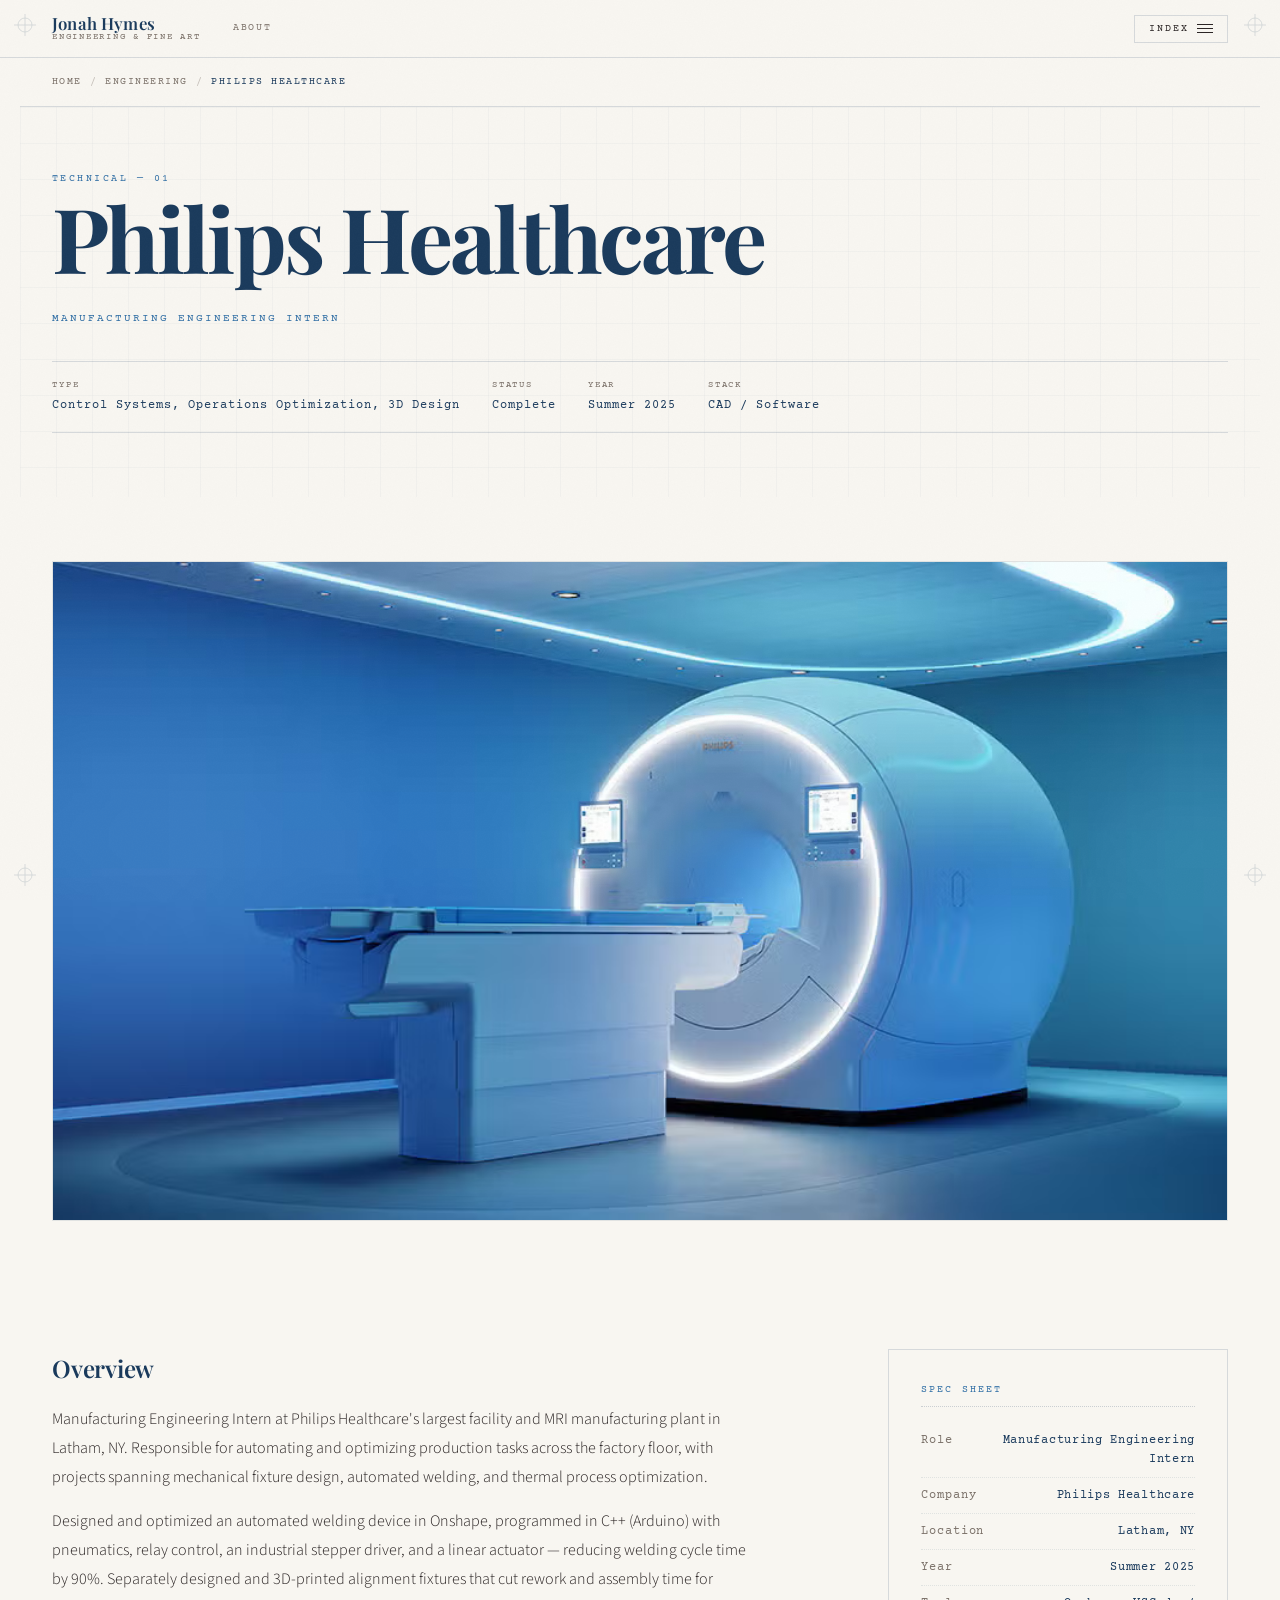
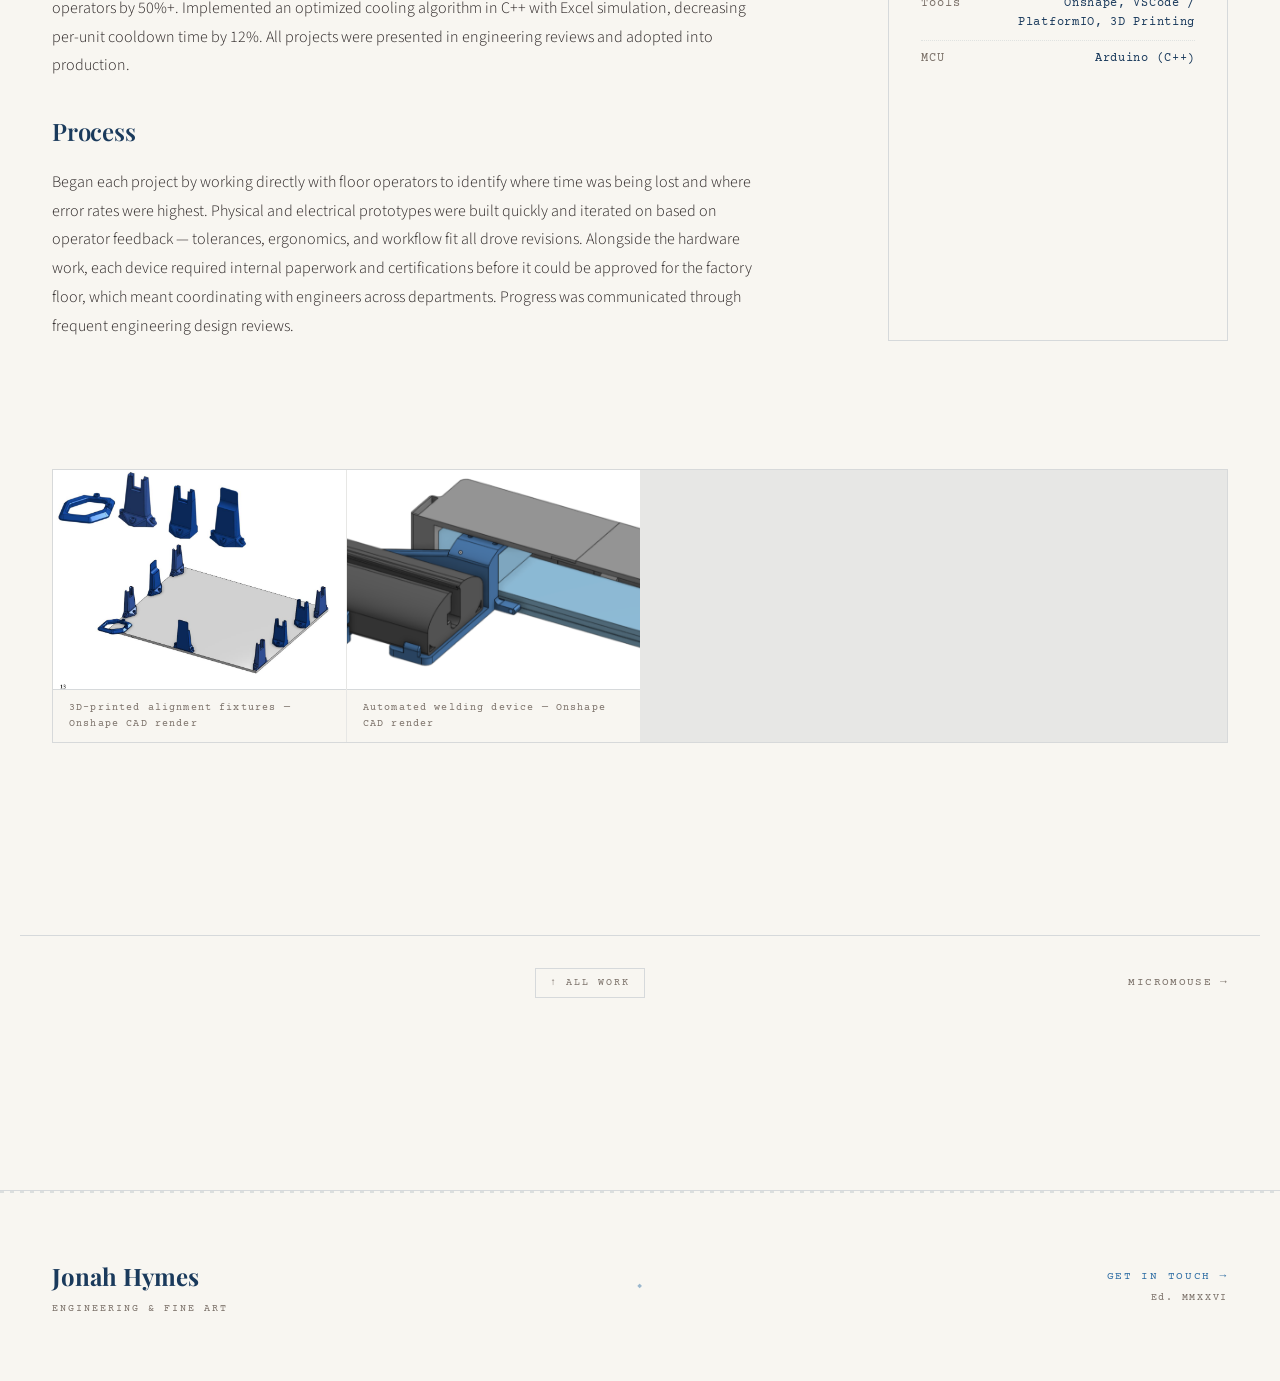
<file: technical/phillips.html>
<!DOCTYPE html>
<html lang="en">
<head>
    <meta charset="UTF-8">
    <meta name="viewport" content="width=device-width, initial-scale=1.0">
    <meta name="description" content="Philips Healthcare — Jonah Hymes Technical Portfolio">
    <title>Philips Healthcare — Jonah Hymes</title>

    <link rel="preconnect" href="https://fonts.googleapis.com">
    <link rel="preconnect" href="https://fonts.gstatic.com" crossorigin>
    <link href="https://fonts.googleapis.com/css2?family=Playfair+Display:ital,wght@0,400;0,600;0,700;1,400;1,600&family=Source+Sans+3:ital,wght@0,300;0,400;0,600;1,300&family=Courier+Prime:ital,wght@0,400;0,700;1,400&display=swap" rel="stylesheet">
    <link rel="stylesheet" href="../css/style.css">

    <style>
        .fade-init { opacity: 0; transform: translateY(12px); transition: opacity 0.5s ease, transform 0.5s ease; }
        .fade-init.in-view { opacity: 1; transform: translateY(0); }
    </style>
</head>
<body>

    <div class="reg-mark reg-mark--tl" aria-hidden="true"></div>
    <div class="reg-mark reg-mark--tr" aria-hidden="true"></div>
    <div class="reg-mark reg-mark--bl" aria-hidden="true"></div>
    <div class="reg-mark reg-mark--br" aria-hidden="true"></div>

    <nav class="nav" id="siteNav" aria-label="Site navigation">
        <div class="nav__inner">
            <a href="../index.html" class="nav__logo" aria-label="Jonah Hymes — Home">
                <span class="nav__logo-name">Jonah Hymes</span>
                <span class="nav__logo-sub">Engineering &amp; Fine Art</span>
            </a>
            <a href="../about.html" class="nav__about mono">About</a>
            <button class="nav__toggle" id="navToggle" aria-expanded="false" aria-controls="navOverlay">
                <span>Index</span>
                <span class="nav__toggle-bars" aria-hidden="true"><span></span><span></span><span></span></span>
            </button>
        </div>
    </nav>

    <div class="nav-overlay" id="navOverlay" aria-hidden="true" role="dialog" aria-label="Site index">
        <div class="nav-overlay__inner">
            <div class="nav-overlay__top">
                <span class="nav-overlay__wordmark">Jonah Hymes</span>
                <button class="nav-overlay__close" id="navClose">Close &nbsp;×</button>
            </div>
            <div class="nav-overlay__body">
                <div>
                    <p class="nav-overlay__section-label">Technical</p>
                    <ul class="nav-overlay__list">
                        <li><a href="../technical/phillips.html"><span class="nav-item__num">01</span>Phillips</a></li>
                        <li><a href="../technical/mouse.html"><span class="nav-item__num">02</span>Micromouse</a></li>
                        <li><a href="../technical/miteout.html"><span class="nav-item__num">03</span>Miteout</a></li>
                        <li><a href="../technical/receipt-printer.html"><span class="nav-item__num">04</span>Receipt Printer</a></li>
                        <li><a href="../technical/dfr.html"><span class="nav-item__num">05</span>DFR</a></li>
                        <li><a href="../technical/robotics.html"><span class="nav-item__num">06</span>DSRT</a></li>
                        <li><a href="../technical/2791.html"><span class="nav-item__num">07</span>2791</a></li>
                        <li><a href="../technical/bridges.html"><span class="nav-item__num">08</span>Bridges</a></li>
                    </ul>
                </div>
                <div class="nav-overlay__rule" aria-hidden="true"></div>
                <div>
                    <p class="nav-overlay__section-label">Art</p>
                    <ul class="nav-overlay__list">
                        <li><a href="../art/glass.html"><span class="nav-item__num">01</span>Glass</a></li>
                        <li><a href="../art/printmaking.html"><span class="nav-item__num">02</span>Printmaking</a></li>
                        <li><a href="../art/photo.html"><span class="nav-item__num">03</span>Photo</a></li>
                    </ul>
                </div>
            </div>
            <div class="nav-overlay__footer">
                <a href="../about.html">About</a>
                <a href="mailto:jonah.d.hymes.28@dartmouth.edu">Contact</a>
                <span class="nav-overlay__edition">Ed.&nbsp;MMXXVI</span>
            </div>
        </div>
    </div>

    <div class="page-wrap">

        <nav class="breadcrumb" aria-label="Breadcrumb">
            <a href="../index.html">Home</a>
            <span class="breadcrumb__sep" aria-hidden="true">/</span>
            <a href="../engineering.html">Engineering</a>
            <span class="breadcrumb__sep" aria-hidden="true">/</span>
            <span class="breadcrumb__current">Philips Healthcare</span>
        </nav>

        <header class="page-hero">
            <div class="page-hero__bg" aria-hidden="true"></div>
            <div class="page-hero__content">
                <p class="page-hero__section mono">Technical — 01</p>
                <h1 class="page-hero__title">Philips Healthcare</h1>
                <p class="page-hero__role">Manufacturing Engineering Intern</p>
                <div class="page-hero__meta">
                    <div class="meta-item">
                        <span class="meta-item__label">Type</span>
                        <span class="meta-item__value">Control Systems, Operations Optimization, 3D Design</span>
                    </div>
                    <div class="meta-item">
                        <span class="meta-item__label">Status</span>
                        <span class="meta-item__value">Complete</span>
                    </div>
                    <div class="meta-item">
                        <span class="meta-item__label">Year</span>
                        <span class="meta-item__value">Summer 2025</span>
                    </div>
                    <div class="meta-item">
                        <span class="meta-item__label">Stack</span>
                        <span class="meta-item__value">CAD / Software</span>
                    </div>
                </div>
            </div>
        </header>

        <div class="page-body">

            <img src="../images/Phillips/IMG_7645.png" alt="Philips MRI machine in clinical suite" style="width:100%; display:block; margin-bottom: var(--space-xl); border: 1px solid rgba(26,58,92,0.1);">

            <div class="page-columns">
                <div class="text-block">
                    <h2>Overview</h2>
                    <p>
                        Manufacturing Engineering Intern at Philips Healthcare's largest facility and MRI manufacturing plant in Latham, NY. Responsible for automating and optimizing production tasks across the factory floor, with projects spanning mechanical fixture design, automated welding, and thermal process optimization.
                    </p>
                    <p>
                        Designed and optimized an automated welding device in Onshape, programmed in C++ (Arduino) with pneumatics, relay control, an industrial stepper driver, and a linear actuator — reducing welding cycle time by 90%. Separately designed and 3D-printed alignment fixtures that cut rework and assembly time for operators by 50%+. Implemented an optimized cooling algorithm in C++ with Excel simulation, decreasing per-unit cooldown time by 12%. All projects were presented in engineering reviews and adopted into production.
                    </p>

                    <h2 style="margin-top: 2rem;">Process</h2>
                    <p>
                        Began each project by working directly with floor operators to identify where time was being lost and where error rates were highest. Physical and electrical prototypes were built quickly and iterated on based on operator feedback — tolerances, ergonomics, and workflow fit all drove revisions. Alongside the hardware work, each device required internal paperwork and certifications before it could be approved for the factory floor, which meant coordinating with engineers across departments. Progress was communicated through frequent engineering design reviews.
                    </p>
                </div>

                <aside class="sidebar-details" aria-label="Project details">
                    <p class="sidebar-details__label">Spec Sheet</p>
                    <div class="detail-row">
                        <span class="detail-row__key">Role</span>
                        <span class="detail-row__val">Manufacturing Engineering Intern</span>
                    </div>
                    <div class="detail-row">
                        <span class="detail-row__key">Company</span>
                        <span class="detail-row__val">Philips Healthcare</span>
                    </div>
                    <div class="detail-row">
                        <span class="detail-row__key">Location</span>
                        <span class="detail-row__val">Latham, NY</span>
                    </div>
                    <div class="detail-row">
                        <span class="detail-row__key">Year</span>
                        <span class="detail-row__val">Summer 2025</span>
                    </div>
                    <div class="detail-row">
                        <span class="detail-row__key">Tools</span>
                        <span class="detail-row__val">Onshape, VSCode / PlatformIO, 3D Printing</span>
                    </div>
                    <div class="detail-row">
                        <span class="detail-row__key">MCU</span>
                        <span class="detail-row__val">Arduino (C++)</span>
                    </div>
                </aside>
            </div>

            <div class="gallery-grid">
                <div class="gallery-item">
                    <img src="../images/Phillips/IMG_1568.png" alt="Alignment fixtures — Onshape CAD render" style="width:100%; aspect-ratio:4/3; object-fit:cover;">
                    <p class="gallery-item__caption">3D-printed alignment fixtures — Onshape CAD render</p>
                </div>
                <div class="gallery-item">
                    <img src="../images/Phillips/IMG_7401.png" alt="Automated welding device — Onshape CAD render" style="width:100%; aspect-ratio:4/3; object-fit:cover;">
                    <p class="gallery-item__caption">Automated welding device — Onshape CAD render</p>
                </div>
            </div>

        </div>

        <nav class="page-nav" aria-label="Project navigation">
            <span></span>
            <a href="../engineering.html" class="page-nav__home mono">↑ All Work</a>
            <a href="mouse.html" class="page-nav__link page-nav__link--next">Micromouse</a>
        </nav>

        <footer class="footer">
            <div class="footer__perf" aria-hidden="true"></div>
            <div class="footer__inner">
                <div class="footer__left">
                    <p class="footer__name">Jonah Hymes</p>
                    <p class="footer__sub">Engineering &amp; Fine Art</p>
                </div>
                <div class="footer__ornament" aria-hidden="true">◆</div>
                <div class="footer__right">
                    <p class="footer__contact"><a href="mailto:jonah.d.hymes.28@dartmouth.edu">Get in touch →</a></p>
                    <p class="footer__edition mono">Ed.&nbsp;MMXXVI</p>
                </div>
            </div>
        </footer>

    </div>

    <script src="../js/main.js"></script>
</body>
</html>
</file>
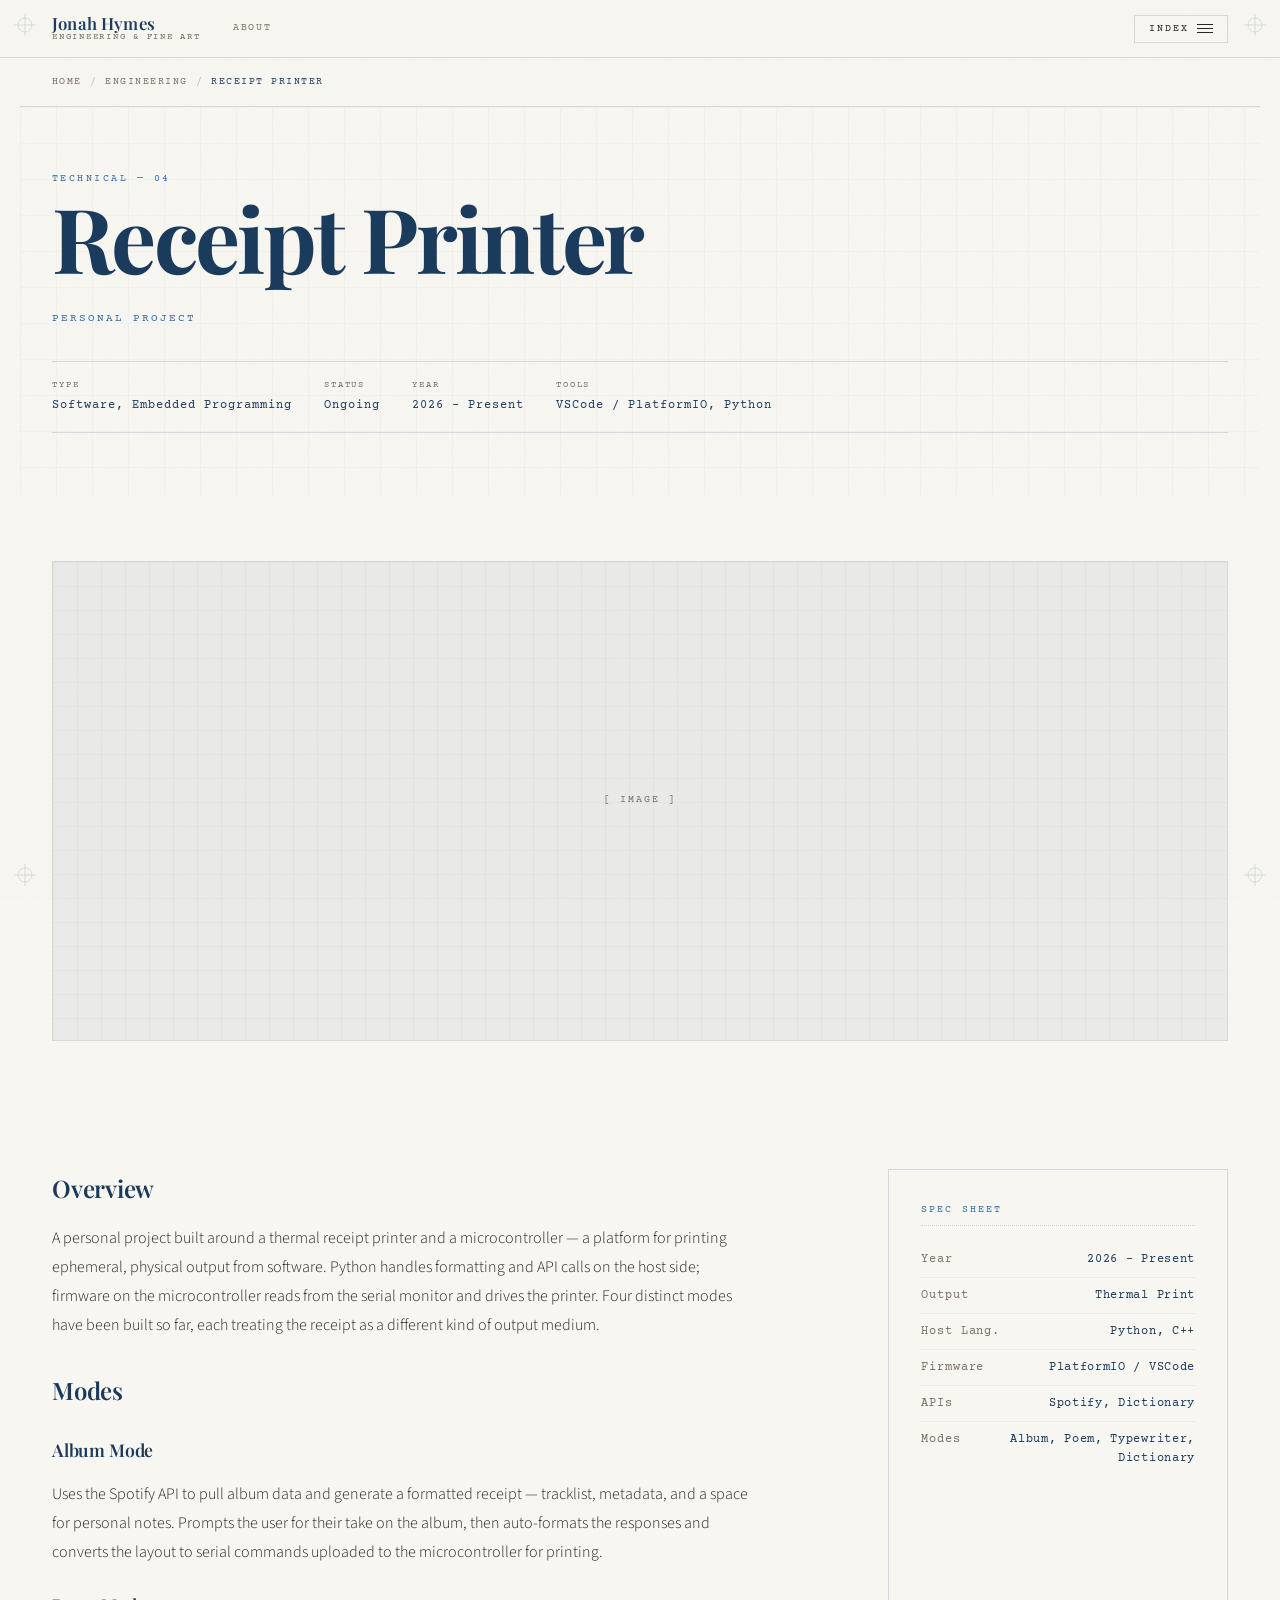
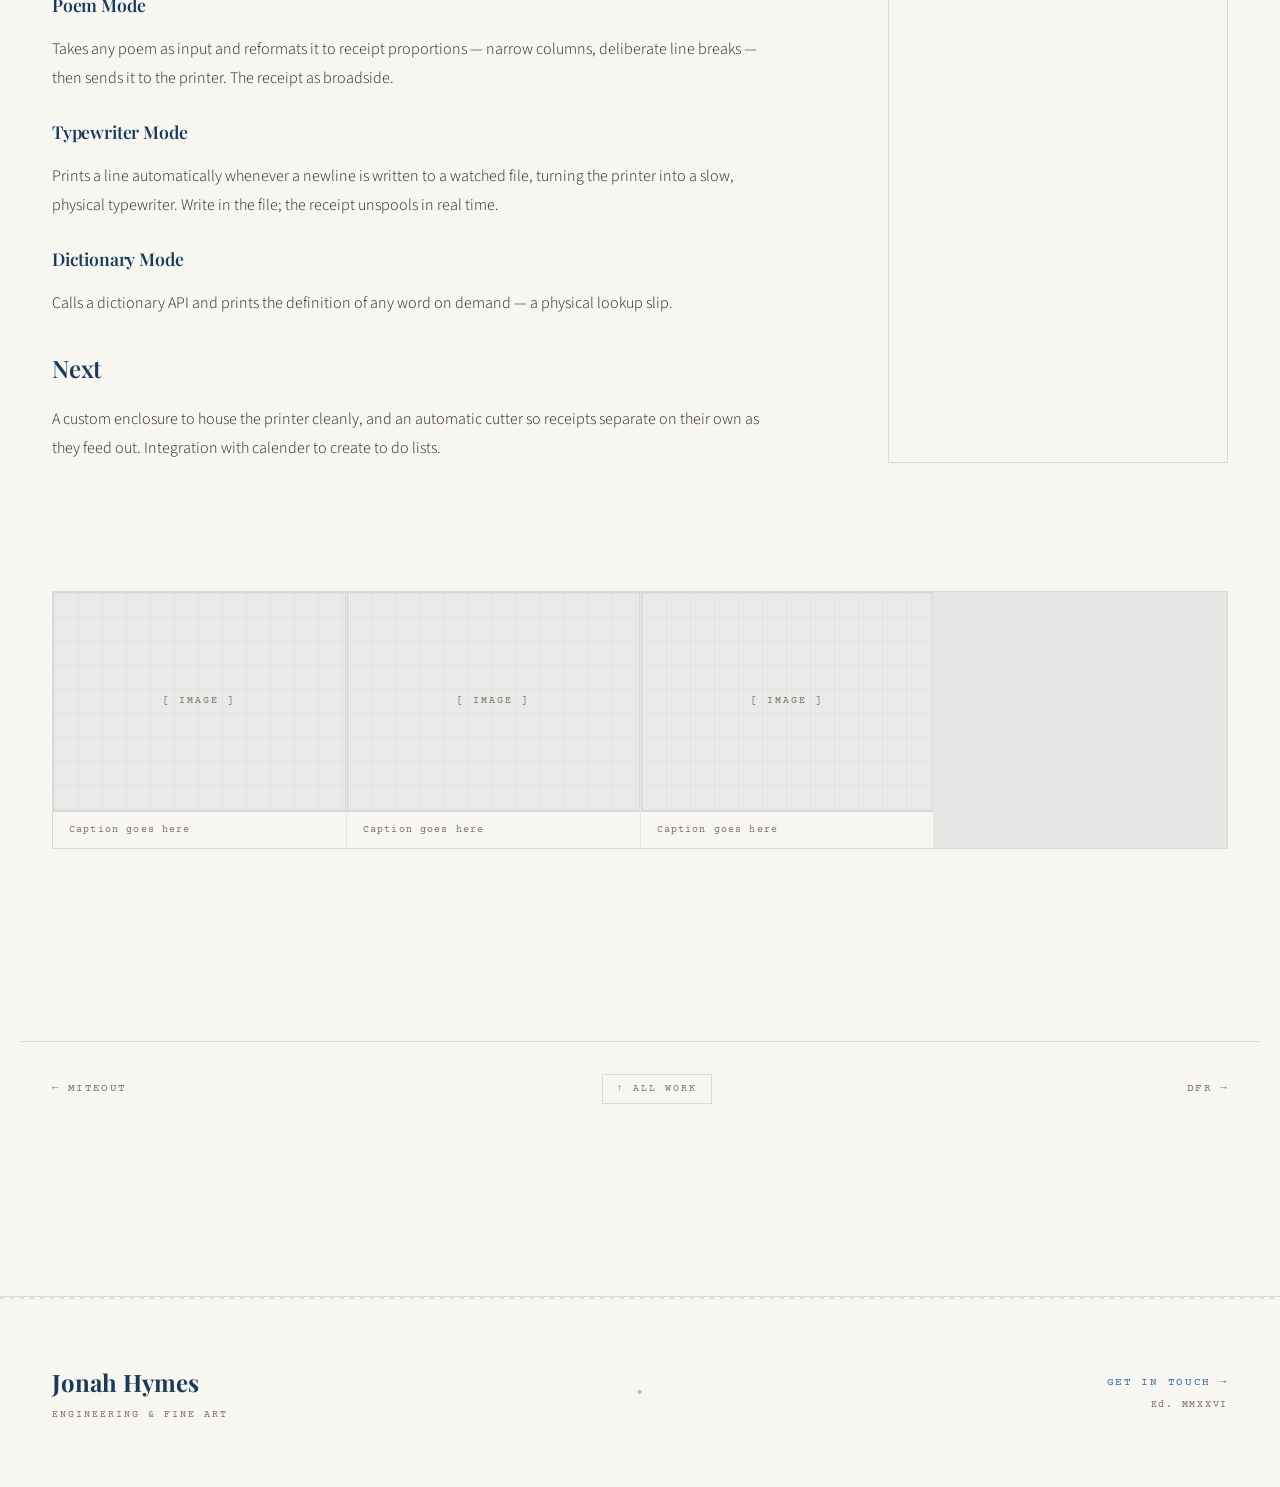
<file: technical/receipt-printer.html>
<!DOCTYPE html>
<html lang="en">
<head>
    <meta charset="UTF-8">
    <meta name="viewport" content="width=device-width, initial-scale=1.0">
    <meta name="description" content="Receipt Printer — Jonah Hymes Technical Portfolio">
    <title>Receipt Printer — Jonah Hymes</title>

    <link rel="preconnect" href="https://fonts.googleapis.com">
    <link rel="preconnect" href="https://fonts.gstatic.com" crossorigin>
    <link href="https://fonts.googleapis.com/css2?family=Playfair+Display:ital,wght@0,400;0,600;0,700;1,400;1,600&family=Source+Sans+3:ital,wght@0,300;0,400;0,600;1,300&family=Courier+Prime:ital,wght@0,400;0,700;1,400&display=swap" rel="stylesheet">
    <link rel="stylesheet" href="../css/style.css">

    <style>
        .fade-init { opacity: 0; transform: translateY(12px); transition: opacity 0.5s ease, transform 0.5s ease; }
        .fade-init.in-view { opacity: 1; transform: translateY(0); }
    </style>
</head>
<body>

    <div class="reg-mark reg-mark--tl" aria-hidden="true"></div>
    <div class="reg-mark reg-mark--tr" aria-hidden="true"></div>
    <div class="reg-mark reg-mark--bl" aria-hidden="true"></div>
    <div class="reg-mark reg-mark--br" aria-hidden="true"></div>

    <nav class="nav" id="siteNav" aria-label="Site navigation">
        <div class="nav__inner">
            <a href="../index.html" class="nav__logo" aria-label="Jonah Hymes — Home">
                <span class="nav__logo-name">Jonah Hymes</span>
                <span class="nav__logo-sub">Engineering &amp; Fine Art</span>
            </a>
            <a href="../about.html" class="nav__about mono">About</a>
            <button class="nav__toggle" id="navToggle" aria-expanded="false" aria-controls="navOverlay">
                <span>Index</span>
                <span class="nav__toggle-bars" aria-hidden="true"><span></span><span></span><span></span></span>
            </button>
        </div>
    </nav>

    <div class="nav-overlay" id="navOverlay" aria-hidden="true" role="dialog" aria-label="Site index">
        <div class="nav-overlay__inner">
            <div class="nav-overlay__top">
                <span class="nav-overlay__wordmark">Jonah Hymes</span>
                <button class="nav-overlay__close" id="navClose">Close &nbsp;×</button>
            </div>
            <div class="nav-overlay__body">
                <div>
                    <p class="nav-overlay__section-label">Technical</p>
                    <ul class="nav-overlay__list">
                        <li><a href="../technical/phillips.html"><span class="nav-item__num">01</span>Phillips</a></li>
                        <li><a href="../technical/mouse.html"><span class="nav-item__num">02</span>Micromouse</a></li>
                        <li><a href="../technical/miteout.html"><span class="nav-item__num">03</span>Miteout</a></li>
                        <li><a href="../technical/receipt-printer.html"><span class="nav-item__num">04</span>Receipt Printer</a></li>
                        <li><a href="../technical/dfr.html"><span class="nav-item__num">05</span>DFR</a></li>
                        <li><a href="../technical/robotics.html"><span class="nav-item__num">06</span>DSRT</a></li>
                        <li><a href="../technical/2791.html"><span class="nav-item__num">07</span>2791</a></li>
                        <li><a href="../technical/bridges.html"><span class="nav-item__num">08</span>Bridges</a></li>
                    </ul>
                </div>
                <div class="nav-overlay__rule" aria-hidden="true"></div>
                <div>
                    <p class="nav-overlay__section-label">Art</p>
                    <ul class="nav-overlay__list">
                        <li><a href="../art/glass.html"><span class="nav-item__num">01</span>Glass</a></li>
                        <li><a href="../art/printmaking.html"><span class="nav-item__num">02</span>Printmaking</a></li>
                        <li><a href="../art/photo.html"><span class="nav-item__num">03</span>Photo</a></li>
                    </ul>
                </div>
            </div>
            <div class="nav-overlay__footer">
                <a href="../about.html">About</a>
                <a href="mailto:jonah.d.hymes.28@dartmouth.edu">Contact</a>
                <span class="nav-overlay__edition">Ed.&nbsp;MMXXVI</span>
            </div>
        </div>
    </div>

    <div class="page-wrap">

        <nav class="breadcrumb" aria-label="Breadcrumb">
            <a href="../index.html">Home</a>
            <span class="breadcrumb__sep" aria-hidden="true">/</span>
            <a href="../engineering.html">Engineering</a>
            <span class="breadcrumb__sep" aria-hidden="true">/</span>
            <span class="breadcrumb__current">Receipt Printer</span>
        </nav>

        <header class="page-hero">
            <div class="page-hero__bg" aria-hidden="true"></div>
            <div class="page-hero__content">
                <p class="page-hero__section mono">Technical — 04</p>
                <h1 class="page-hero__title">Receipt&nbsp;Printer</h1>
                <p class="page-hero__role">Personal Project</p>
                <div class="page-hero__meta">
                    <div class="meta-item">
                        <span class="meta-item__label">Type</span>
                        <span class="meta-item__value">Software, Embedded Programming</span>
                    </div>
                    <div class="meta-item">
                        <span class="meta-item__label">Status</span>
                        <span class="meta-item__value">Ongoing</span>
                    </div>
                    <div class="meta-item">
                        <span class="meta-item__label">Year</span>
                        <span class="meta-item__value">2026 – Present</span>
                    </div>
                    <div class="meta-item">
                        <span class="meta-item__label">Tools</span>
                        <span class="meta-item__value">VSCode / PlatformIO, Python</span>
                    </div>
                </div>
            </div>
        </header>

        <div class="page-body">

            <div class="img-placeholder img-placeholder--hero" aria-label="Project hero image placeholder">
                <span class="img-placeholder__icon">[ Image ]</span>
            </div>

            <div class="page-columns">
                <div class="text-block">
                    <h2>Overview</h2>
                    <p>
                        A personal project built around a thermal receipt printer and a microcontroller — a platform for printing ephemeral, physical output from software. Python handles formatting and API calls on the host side; firmware on the microcontroller reads from the serial monitor and drives the printer. Four distinct modes have been built so far, each treating the receipt as a different kind of output medium.
                    </p>

                    <h2 style="margin-top: 2rem;">Modes</h2>

                    <h2 style="font-size:1.1rem; margin-top:1.5rem;">Album Mode</h2>
                    <p>
                        Uses the Spotify API to pull album data and generate a formatted receipt — tracklist, metadata, and a space for personal notes. Prompts the user for their take on the album, then auto-formats the responses and converts the layout to serial commands uploaded to the microcontroller for printing.
                    </p>

                    <h2 style="font-size:1.1rem; margin-top:1.5rem;">Poem Mode</h2>
                    <p>
                        Takes any poem as input and reformats it to receipt proportions — narrow columns, deliberate line breaks — then sends it to the printer. The receipt as broadside.
                    </p>

                    <h2 style="font-size:1.1rem; margin-top:1.5rem;">Typewriter Mode</h2>
                    <p>
                        Prints a line automatically whenever a newline is written to a watched file, turning the printer into a slow, physical typewriter. Write in the file; the receipt unspools in real time.
                    </p>

                    <h2 style="font-size:1.1rem; margin-top:1.5rem;">Dictionary Mode</h2>
                    <p>
                        Calls a dictionary API and prints the definition of any word on demand — a physical lookup slip.
                    </p>

                    <h2 style="margin-top: 2rem;">Next</h2>
                    <p>
                        A custom enclosure to house the printer cleanly, and an automatic cutter so receipts separate on their own as they feed out. Integration with calender to create to do lists.
                    </p>
                </div>

                <aside class="sidebar-details" aria-label="Project details">
                    <p class="sidebar-details__label">Spec Sheet</p>
                    <div class="detail-row">
                        <span class="detail-row__key">Year</span>
                        <span class="detail-row__val">2026 – Present</span>
                    </div>
                    <div class="detail-row">
                        <span class="detail-row__key">Output</span>
                        <span class="detail-row__val">Thermal Print</span>
                    </div>
                    <div class="detail-row">
                        <span class="detail-row__key">Host Lang.</span>
                        <span class="detail-row__val">Python, C++</span>
                    </div>
                    <div class="detail-row">
                        <span class="detail-row__key">Firmware</span>
                        <span class="detail-row__val">PlatformIO / VSCode</span>
                    </div>
                    <div class="detail-row">
                        <span class="detail-row__key">APIs</span>
                        <span class="detail-row__val">Spotify, Dictionary</span>
                    </div>
                    <div class="detail-row">
                        <span class="detail-row__key">Modes</span>
                        <span class="detail-row__val">Album, Poem, Typewriter, Dictionary</span>
                    </div>
                </aside>
            </div>

            <div class="gallery-grid">
                <div class="gallery-item">
                    <div class="img-placeholder" style="aspect-ratio:4/3;">
                        <span class="img-placeholder__icon">[ Image ]</span>
                    </div>
                    <p class="gallery-item__caption">Caption goes here</p>
                </div>
                <div class="gallery-item">
                    <div class="img-placeholder" style="aspect-ratio:4/3;">
                        <span class="img-placeholder__icon">[ Image ]</span>
                    </div>
                    <p class="gallery-item__caption">Caption goes here</p>
                </div>
                <div class="gallery-item">
                    <div class="img-placeholder" style="aspect-ratio:4/3;">
                        <span class="img-placeholder__icon">[ Image ]</span>
                    </div>
                    <p class="gallery-item__caption">Caption goes here</p>
                </div>
            </div>

        </div>

        <nav class="page-nav" aria-label="Project navigation">
            <a href="miteout.html" class="page-nav__link page-nav__link--prev">Miteout</a>
            <a href="../engineering.html" class="page-nav__home mono">↑ All Work</a>
            <a href="dfr.html" class="page-nav__link page-nav__link--next">DFR</a>
        </nav>

        <footer class="footer">
            <div class="footer__perf" aria-hidden="true"></div>
            <div class="footer__inner">
                <div class="footer__left">
                    <p class="footer__name">Jonah Hymes</p>
                    <p class="footer__sub">Engineering &amp; Fine Art</p>
                </div>
                <div class="footer__ornament" aria-hidden="true">◆</div>
                <div class="footer__right">
                    <p class="footer__contact"><a href="mailto:jonah.d.hymes.28@dartmouth.edu">Get in touch →</a></p>
                    <p class="footer__edition mono">Ed.&nbsp;MMXXVI</p>
                </div>
            </div>
        </footer>

    </div>

    <script src="../js/main.js"></script>
</body>
</html>
</file>
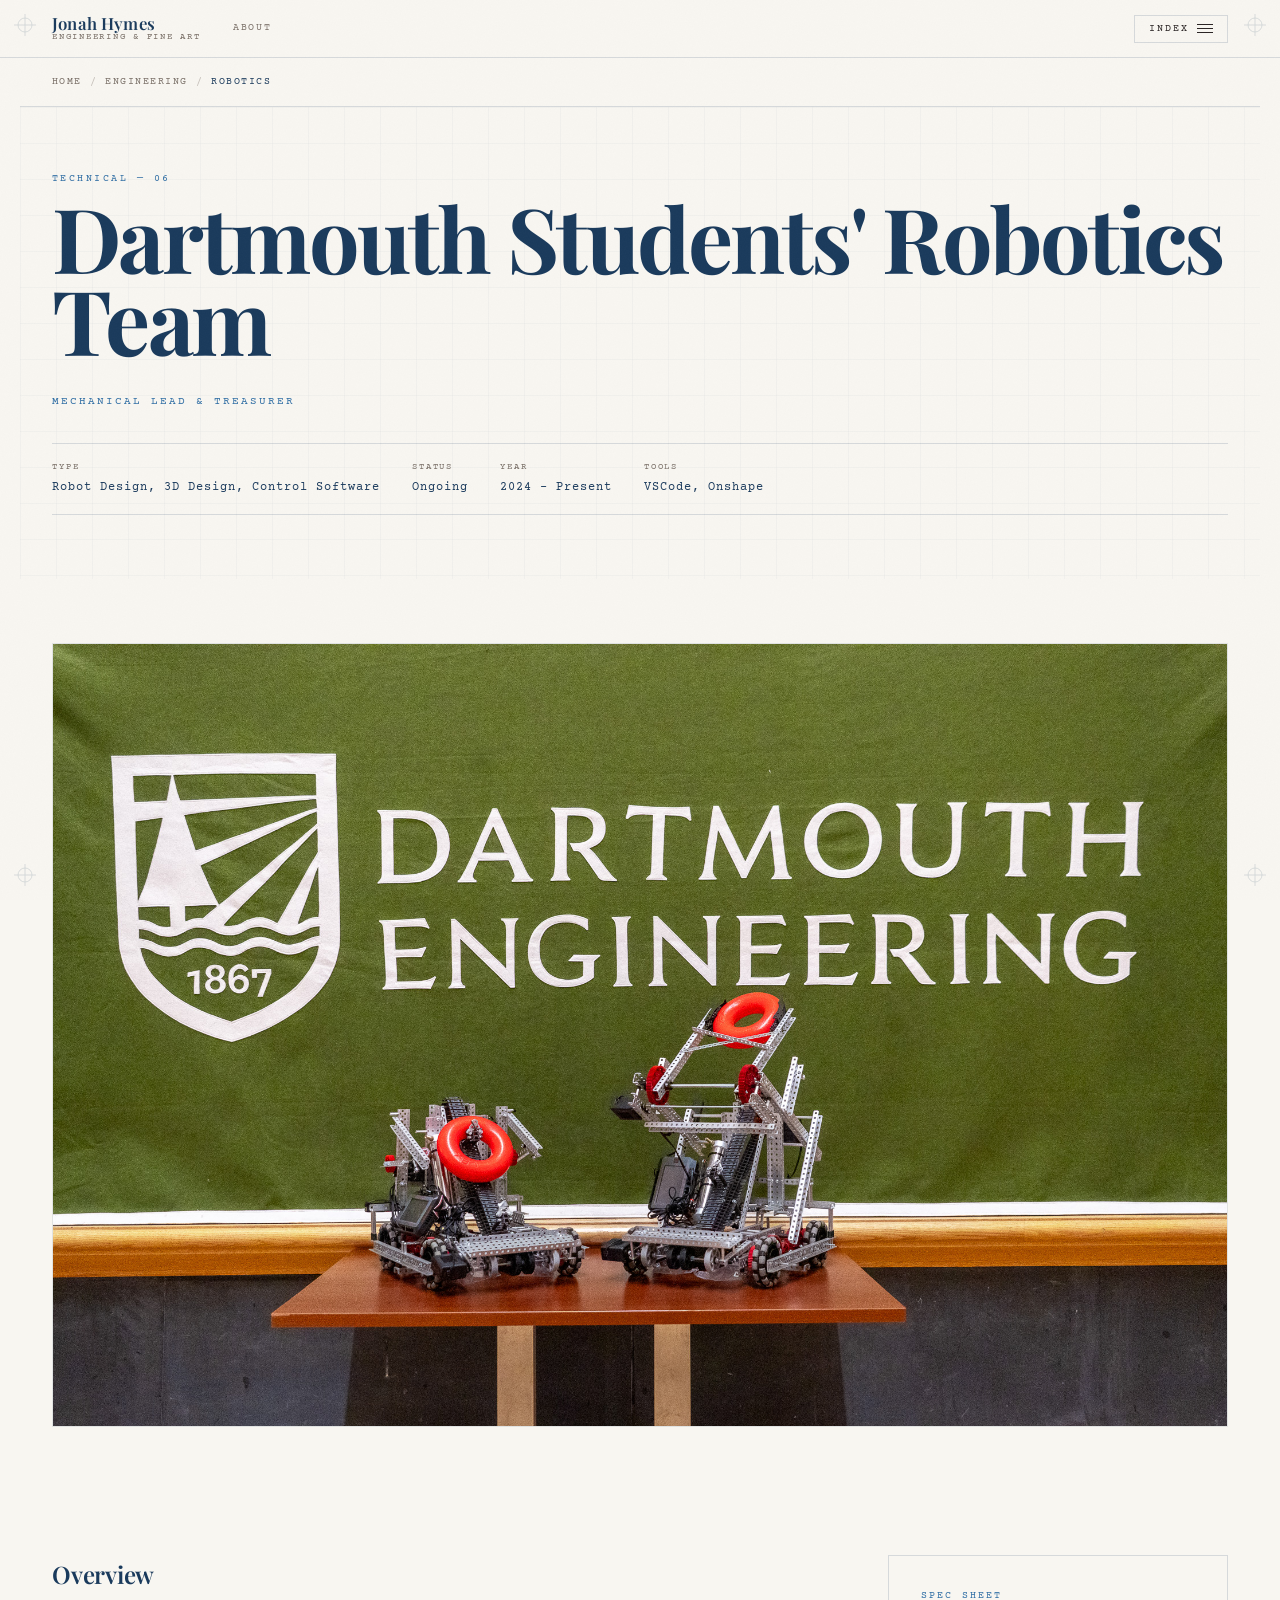
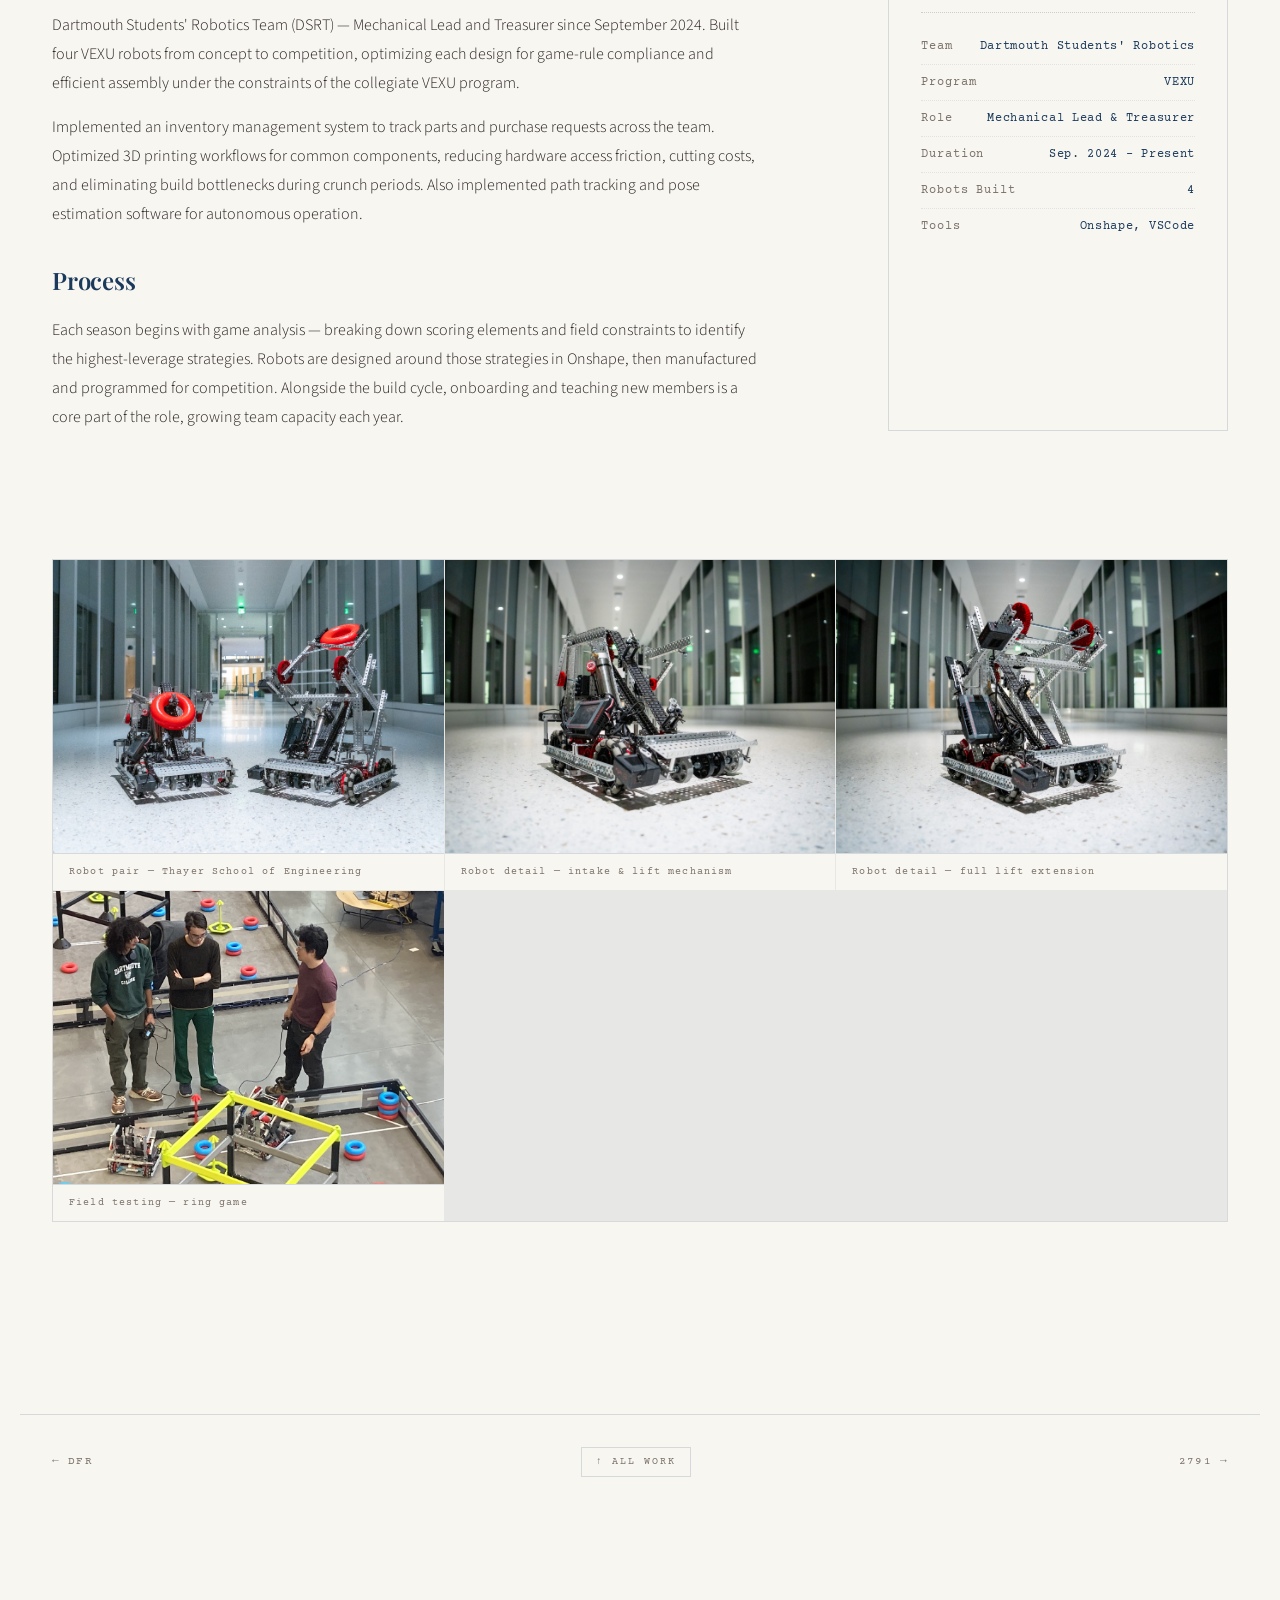
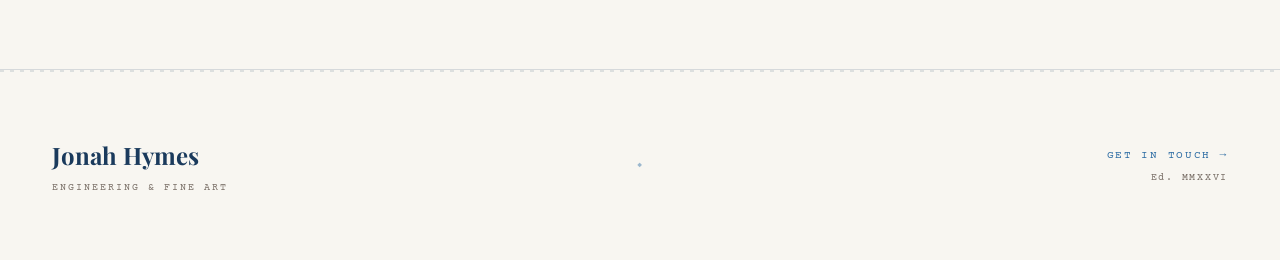
<file: technical/robotics.html>
<!DOCTYPE html>
<html lang="en">
<head>
    <meta charset="UTF-8">
    <meta name="viewport" content="width=device-width, initial-scale=1.0">
    <meta name="description" content="Robotics — Jonah Hymes Technical Portfolio">
    <title>Robotics — Jonah Hymes</title>

    <link rel="preconnect" href="https://fonts.googleapis.com">
    <link rel="preconnect" href="https://fonts.gstatic.com" crossorigin>
    <link href="https://fonts.googleapis.com/css2?family=Playfair+Display:ital,wght@0,400;0,600;0,700;1,400;1,600&family=Source+Sans+3:ital,wght@0,300;0,400;0,600;1,300&family=Courier+Prime:ital,wght@0,400;0,700;1,400&display=swap" rel="stylesheet">
    <link rel="stylesheet" href="../css/style.css">

    <style>
        .fade-init { opacity: 0; transform: translateY(12px); transition: opacity 0.5s ease, transform 0.5s ease; }
        .fade-init.in-view { opacity: 1; transform: translateY(0); }
    </style>
</head>
<body>

    <div class="reg-mark reg-mark--tl" aria-hidden="true"></div>
    <div class="reg-mark reg-mark--tr" aria-hidden="true"></div>
    <div class="reg-mark reg-mark--bl" aria-hidden="true"></div>
    <div class="reg-mark reg-mark--br" aria-hidden="true"></div>

    <nav class="nav" id="siteNav" aria-label="Site navigation">
        <div class="nav__inner">
            <a href="../index.html" class="nav__logo" aria-label="Jonah Hymes — Home">
                <span class="nav__logo-name">Jonah Hymes</span>
                <span class="nav__logo-sub">Engineering &amp; Fine Art</span>
            </a>
            <a href="../about.html" class="nav__about mono">About</a>
            <button class="nav__toggle" id="navToggle" aria-expanded="false" aria-controls="navOverlay">
                <span>Index</span>
                <span class="nav__toggle-bars" aria-hidden="true"><span></span><span></span><span></span></span>
            </button>
        </div>
    </nav>

    <div class="nav-overlay" id="navOverlay" aria-hidden="true" role="dialog" aria-label="Site index">
        <div class="nav-overlay__inner">
            <div class="nav-overlay__top">
                <span class="nav-overlay__wordmark">Jonah Hymes</span>
                <button class="nav-overlay__close" id="navClose">Close &nbsp;×</button>
            </div>
            <div class="nav-overlay__body">
                <div>
                    <p class="nav-overlay__section-label">Technical</p>
                    <ul class="nav-overlay__list">
                        <li><a href="../technical/phillips.html"><span class="nav-item__num">01</span>Phillips</a></li>
                        <li><a href="../technical/mouse.html"><span class="nav-item__num">02</span>Micromouse</a></li>
                        <li><a href="../technical/miteout.html"><span class="nav-item__num">03</span>Miteout</a></li>
                        <li><a href="../technical/receipt-printer.html"><span class="nav-item__num">04</span>Receipt Printer</a></li>
                        <li><a href="../technical/dfr.html"><span class="nav-item__num">05</span>DFR</a></li>
                        <li><a href="../technical/robotics.html"><span class="nav-item__num">06</span>Dartmouth Students' Robotics Team</a></li>
                        <li><a href="../technical/2791.html"><span class="nav-item__num">07</span>2791</a></li>
                        <li><a href="../technical/bridges.html"><span class="nav-item__num">08</span>Bridges</a></li>
                    </ul>
                </div>
                <div class="nav-overlay__rule" aria-hidden="true"></div>
                <div>
                    <p class="nav-overlay__section-label">Art</p>
                    <ul class="nav-overlay__list">
                        <li><a href="../art/glass.html"><span class="nav-item__num">01</span>Glass</a></li>
                        <li><a href="../art/printmaking.html"><span class="nav-item__num">02</span>Printmaking</a></li>
                        <li><a href="../art/photo.html"><span class="nav-item__num">03</span>Photo</a></li>
                    </ul>
                </div>
            </div>
            <div class="nav-overlay__footer">
                <a href="../about.html">About</a>
                <a href="mailto:jonah.d.hymes.28@dartmouth.edu">Contact</a>
                <span class="nav-overlay__edition">Ed.&nbsp;MMXXVI</span>
            </div>
        </div>
    </div>

    <div class="page-wrap">

        <nav class="breadcrumb" aria-label="Breadcrumb">
            <a href="../index.html">Home</a>
            <span class="breadcrumb__sep" aria-hidden="true">/</span>
            <a href="../engineering.html">Engineering</a>
            <span class="breadcrumb__sep" aria-hidden="true">/</span>
            <span class="breadcrumb__current">Robotics</span>
        </nav>

        <header class="page-hero">
            <div class="page-hero__bg" aria-hidden="true"></div>
            <div class="page-hero__content">
                <p class="page-hero__section mono">Technical — 06</p>
                <h1 class="page-hero__title">Dartmouth Students' Robotics Team</h1>
                <p class="page-hero__role">Mechanical Lead &amp; Treasurer</p>
                <div class="page-hero__meta">
                    <div class="meta-item">
                        <span class="meta-item__label">Type</span>
                        <span class="meta-item__value">Robot Design, 3D Design, Control Software</span>
                    </div>
                    <div class="meta-item">
                        <span class="meta-item__label">Status</span>
                        <span class="meta-item__value">Ongoing</span>
                    </div>
                    <div class="meta-item">
                        <span class="meta-item__label">Year</span>
                        <span class="meta-item__value">2024 – Present</span>
                    </div>
                    <div class="meta-item">
                        <span class="meta-item__label">Tools</span>
                        <span class="meta-item__value">VSCode, Onshape</span>
                    </div>
                </div>
            </div>
        </header>

        <div class="page-body">

            <img src="../images/DSRT/DSC07576.jpg" alt="Two VEXU robots in front of Dartmouth Engineering banner" style="width:100%; display:block; margin-bottom: var(--space-xl); border: 1px solid rgba(26,58,92,0.1);">

            <div class="page-columns">
                <div class="text-block">
                    <h2>Overview</h2>
                    <p>
                        Dartmouth Students' Robotics Team (DSRT) — Mechanical Lead and Treasurer since September 2024. Built four VEXU robots from concept to competition, optimizing each design for game-rule compliance and efficient assembly under the constraints of the collegiate VEXU program.
                    </p>
                    <p>
                        Implemented an inventory management system to track parts and purchase requests across the team. Optimized 3D printing workflows for common components, reducing hardware access friction, cutting costs, and eliminating build bottlenecks during crunch periods. Also implemented path tracking and pose estimation software for autonomous operation.
                    </p>

                    <h2 style="margin-top: 2rem;">Process</h2>
                    <p>
                        Each season begins with game analysis — breaking down scoring elements and field constraints to identify the highest-leverage strategies. Robots are designed around those strategies in Onshape, then manufactured and programmed for competition. Alongside the build cycle, onboarding and teaching new members is a core part of the role, growing team capacity each year.
                    </p>
                </div>

                <aside class="sidebar-details" aria-label="Project details">
                    <p class="sidebar-details__label">Spec Sheet</p>
                    <div class="detail-row">
                        <span class="detail-row__key">Team</span>
                        <span class="detail-row__val">Dartmouth Students' Robotics</span>
                    </div>
                    <div class="detail-row">
                        <span class="detail-row__key">Program</span>
                        <span class="detail-row__val">VEXU</span>
                    </div>
                    <div class="detail-row">
                        <span class="detail-row__key">Role</span>
                        <span class="detail-row__val">Mechanical Lead &amp; Treasurer</span>
                    </div>
                    <div class="detail-row">
                        <span class="detail-row__key">Duration</span>
                        <span class="detail-row__val">Sep. 2024 – Present</span>
                    </div>
                    <div class="detail-row">
                        <span class="detail-row__key">Robots Built</span>
                        <span class="detail-row__val">4</span>
                    </div>
                    <div class="detail-row">
                        <span class="detail-row__key">Tools</span>
                        <span class="detail-row__val">Onshape, VSCode</span>
                    </div>
                </aside>
            </div>

            <div class="gallery-grid gallery-grid--tall">
                <div class="gallery-item">
                    <img src="../images/DSRT/DSC07620.jpg" alt="Two VEXU robots side by side in Dartmouth hallway" style="width:100%; aspect-ratio:4/3; object-fit:cover;">
                    <p class="gallery-item__caption">Robot pair — Thayer School of Engineering</p>
                </div>
                <div class="gallery-item">
                    <img src="../images/DSRT/DSC07652.jpg" alt="VEXU robot close-up, front angle" style="width:100%; aspect-ratio:4/3; object-fit:cover;">
                    <p class="gallery-item__caption">Robot detail — intake &amp; lift mechanism</p>
                </div>
                <div class="gallery-item">
                    <img src="../images/DSRT/DSC07654.jpg" alt="VEXU robot close-up, elevated lift" style="width:100%; aspect-ratio:4/3; object-fit:cover;">
                    <p class="gallery-item__caption">Robot detail — full lift extension</p>
                </div>
                <div class="gallery-item">
                    <img src="../images/DSRT/IMG_4311.png" alt="Team testing robots on VEXU competition field" style="width:100%; aspect-ratio:4/3; object-fit:cover;">
                    <p class="gallery-item__caption">Field testing — ring game</p>
                </div>
            </div>

        </div>

        <nav class="page-nav" aria-label="Project navigation">
            <a href="dfr.html" class="page-nav__link page-nav__link--prev">DFR</a>
            <a href="../engineering.html" class="page-nav__home mono">↑ All Work</a>
            <a href="2791.html" class="page-nav__link page-nav__link--next">2791</a>
        </nav>

        <footer class="footer">
            <div class="footer__perf" aria-hidden="true"></div>
            <div class="footer__inner">
                <div class="footer__left">
                    <p class="footer__name">Jonah Hymes</p>
                    <p class="footer__sub">Engineering &amp; Fine Art</p>
                </div>
                <div class="footer__ornament" aria-hidden="true">◆</div>
                <div class="footer__right">
                    <p class="footer__contact"><a href="mailto:jonah.d.hymes.28@dartmouth.edu">Get in touch →</a></p>
                    <p class="footer__edition mono">Ed.&nbsp;MMXXVI</p>
                </div>
            </div>
        </footer>

    </div>

    <script src="../js/main.js"></script>
</body>
</html>
</file>
<file: css/style.css>
/* ================================================================
   JONAH HYMES — PORTFOLIO
   Design System: Cyanotype × Letterpress × Woodblock
   ================================================================ */

/* Custom Properties */
:root {
    --white:        #f8f6f1;
    --black:        #1a1a1a;
    --blue-deep:    #1a3a5c;
    --blue-mid:     #2e6da4;
    --blue-light:   #4a90c4;
    --blue-pale:    #d4e8f5;
    --blue-wash:    rgba(26, 58, 92, 0.06);
    --ink:          #2a2424;
    --ink-light:    #7a7068;
    --paper:        #f8f6f1;
    --paper-dark:   #ede9df;
    --rule:         rgba(26, 58, 92, 0.15);

    --font-serif:   'Playfair Display', Georgia, serif;
    --font-sans:    'Source Sans 3', 'Helvetica Neue', sans-serif;
    --font-mono:    'Courier Prime', 'Courier New', monospace;

    --space-2xs: 0.25rem;
    --space-xs:  0.5rem;
    --space-sm:  1rem;
    --space-md:  2rem;
    --space-lg:  4rem;
    --space-xl:  8rem;

    --max-width: 1240px;
    --nav-height: 58px;
}

/* ================================================================
   RESET
   ================================================================ */

*, *::before, *::after {
    box-sizing: border-box;
    margin: 0;
    padding: 0;
}

html {
    font-size: 16px;
    scroll-behavior: smooth;
}

body {
    background-color: var(--paper);
    color: var(--ink);
    font-family: var(--font-sans);
    font-weight: 300;
    line-height: 1.65;
    overflow-x: hidden;
    position: relative;
}

a {
    color: inherit;
    text-decoration: none;
}

ul { list-style: none; }

img {
    display: block;
    max-width: 100%;
    height: auto;
}

/* ================================================================
   PAPER TEXTURE OVERLAY
   ================================================================ */

body::before {
    content: '';
    position: fixed;
    inset: 0;
    z-index: 9999;
    pointer-events: none;
    opacity: 0.025;
    background-image: url("data:image/svg+xml,%3Csvg xmlns='http://www.w3.org/2000/svg' width='300' height='300'%3E%3Cfilter id='noise'%3E%3CfeTurbulence type='fractalNoise' baseFrequency='0.75' numOctaves='4' stitchTiles='stitch'/%3E%3CfeColorMatrix type='saturate' values='0'/%3E%3C/filter%3E%3Crect width='300' height='300' filter='url(%23noise)'/%3E%3C/svg%3E");
    background-repeat: repeat;
}

/* ================================================================
   REGISTRATION MARKS
   ================================================================ */

.reg-mark {
    position: fixed;
    width: 22px;
    height: 22px;
    z-index: 500;
    pointer-events: none;
    opacity: 0.18;
    background: url("data:image/svg+xml,%3Csvg xmlns='http://www.w3.org/2000/svg' viewBox='0 0 22 22'%3E%3Ccircle cx='11' cy='11' r='7' fill='none' stroke='%231a3a5c' stroke-width='0.75'/%3E%3Cline x1='11' y1='0' x2='11' y2='22' stroke='%231a3a5c' stroke-width='0.75'/%3E%3Cline x1='0' y1='11' x2='22' y2='11' stroke='%231a3a5c' stroke-width='0.75'/%3E%3C/svg%3E") no-repeat center / contain;
}

.reg-mark--tl { top: 14px;  left: 14px;  }
.reg-mark--tr { top: 14px;  right: 14px; }
.reg-mark--bl { bottom: 14px; left: 14px;  }
.reg-mark--br { bottom: 14px; right: 14px; }

/* ================================================================
   UTILITIES
   ================================================================ */

.mono {
    font-family: var(--font-mono);
    letter-spacing: 0.1em;
}

.visually-hidden {
    position: absolute;
    width: 1px;
    height: 1px;
    overflow: hidden;
    clip: rect(0, 0, 0, 0);
    white-space: nowrap;
}

/* Blueprint grid mixin (applied via class) */
.blueprint-grid {
    background-image:
        linear-gradient(rgba(26, 58, 92, 0.045) 1px, transparent 1px),
        linear-gradient(90deg, rgba(26, 58, 92, 0.045) 1px, transparent 1px);
    background-size: 36px 36px;
}

/* ================================================================
   NAVIGATION
   ================================================================ */

.nav {
    position: fixed;
    top: 0;
    left: 0;
    right: 0;
    z-index: 200;
    height: var(--nav-height);
    background: var(--paper);
    border-bottom: 1px solid var(--rule);
    transition: box-shadow 0.3s ease;
}

.nav.scrolled {
    box-shadow: 0 2px 20px rgba(26, 58, 92, 0.07);
}

.nav__inner {
    display: flex;
    align-items: center;
    justify-content: space-between;
    height: 100%;
    max-width: var(--max-width);
    margin: 0 auto;
    padding: 0 var(--space-md);
}

.nav__logo {
    display: flex;
    flex-direction: column;
    gap: 1px;
    line-height: 1;
}

.nav__logo-name {
    font-family: var(--font-serif);
    font-size: 1.05rem;
    font-weight: 600;
    color: var(--blue-deep);
    letter-spacing: 0.01em;
}

.nav__logo-sub {
    font-family: var(--font-mono);
    font-size: 0.55rem;
    letter-spacing: 0.2em;
    color: var(--ink-light);
    text-transform: uppercase;
}

.nav__about {
    font-family: var(--font-mono);
    font-size: 0.62rem;
    letter-spacing: 0.18em;
    text-transform: uppercase;
    color: var(--ink-light);
    text-decoration: none;
    transition: color 0.2s;
    margin-right: auto;
    padding-left: var(--space-md);
}

.nav__about:hover {
    color: var(--blue-deep);
}

.nav__toggle {
    display: flex;
    align-items: center;
    gap: 8px;
    background: none;
    border: 1px solid var(--rule);
    cursor: pointer;
    padding: 7px 14px;
    color: var(--ink);
    transition: background 0.2s, color 0.2s, border-color 0.2s;
    font-family: var(--font-mono);
    font-size: 0.65rem;
    letter-spacing: 0.2em;
    text-transform: uppercase;
}

.nav__toggle:hover {
    background: var(--blue-deep);
    color: var(--white);
    border-color: var(--blue-deep);
}

.nav__toggle-bars {
    display: flex;
    flex-direction: column;
    gap: 3px;
    width: 16px;
}

.nav__toggle-bars span {
    display: block;
    height: 1px;
    background: currentColor;
}

/* ================================================================
   NAV OVERLAY (Full-Screen Index)
   ================================================================ */

.nav-overlay {
    position: fixed;
    inset: 0;
    z-index: 300;
    background: var(--paper);
    background-image:
        linear-gradient(rgba(26, 58, 92, 0.035) 1px, transparent 1px),
        linear-gradient(90deg, rgba(26, 58, 92, 0.035) 1px, transparent 1px);
    background-size: 36px 36px;
    transform: translateY(-100%);
    transition: transform 0.55s cubic-bezier(0.76, 0, 0.24, 1);
    overflow-y: auto;
    -webkit-overflow-scrolling: touch;
}

.nav-overlay.is-open {
    transform: translateY(0);
}

.nav-overlay__inner {
    max-width: var(--max-width);
    margin: 0 auto;
    padding: var(--space-md) var(--space-md) var(--space-lg);
    min-height: 100vh;
    display: flex;
    flex-direction: column;
}

.nav-overlay__top {
    display: flex;
    align-items: center;
    justify-content: space-between;
    height: var(--nav-height);
    border-bottom: 1px solid var(--rule);
    margin-bottom: var(--space-lg);
}

.nav-overlay__wordmark {
    font-family: var(--font-serif);
    font-size: 1.05rem;
    font-weight: 600;
    color: var(--blue-deep);
}

.nav-overlay__close {
    display: flex;
    align-items: center;
    gap: 8px;
    background: none;
    border: 1px solid var(--rule);
    cursor: pointer;
    padding: 7px 14px;
    color: var(--ink);
    transition: background 0.2s, color 0.2s, border-color 0.2s;
    font-family: var(--font-mono);
    font-size: 0.65rem;
    letter-spacing: 0.2em;
    text-transform: uppercase;
}

.nav-overlay__close:hover {
    background: var(--blue-deep);
    color: var(--white);
    border-color: var(--blue-deep);
}

.nav-overlay__body {
    display: grid;
    grid-template-columns: 1fr 1px 1fr;
    gap: 0 var(--space-xl);
    flex: 1;
    align-items: start;
}

.nav-overlay__rule {
    background: var(--rule);
    height: 100%;
    min-height: 300px;
}

.nav-overlay__section-label {
    font-family: var(--font-mono);
    font-size: 0.65rem;
    letter-spacing: 0.25em;
    text-transform: uppercase;
    color: var(--blue-mid);
    padding-bottom: var(--space-sm);
    border-bottom: 1px solid var(--rule);
    margin-bottom: var(--space-sm);
}

.nav-overlay__list li {
    border-bottom: 1px dotted rgba(26, 58, 92, 0.12);
}

.nav-overlay__list li a {
    display: flex;
    align-items: baseline;
    gap: var(--space-sm);
    padding: 14px 0;
    font-family: var(--font-serif);
    font-size: clamp(1.4rem, 3vw, 2.1rem);
    font-weight: 400;
    color: var(--blue-deep);
    transition: color 0.2s, padding-left 0.2s;
    position: relative;
}

.nav-overlay__list li a:hover {
    color: var(--blue-mid);
    padding-left: var(--space-xs);
}

.nav-overlay__list li a:hover::after {
    content: ' →';
    font-family: var(--font-mono);
    font-size: 0.9rem;
    opacity: 0.6;
}

.nav-item__num {
    font-family: var(--font-mono);
    font-size: 0.6rem;
    letter-spacing: 0.1em;
    color: var(--ink-light);
    min-width: 22px;
}

.nav-overlay__footer {
    margin-top: var(--space-lg);
    padding-top: var(--space-md);
    border-top: 1px solid var(--rule);
    display: flex;
    justify-content: space-between;
    align-items: center;
}

.nav-overlay__footer a {
    font-family: var(--font-mono);
    font-size: 0.7rem;
    letter-spacing: 0.15em;
    text-transform: uppercase;
    color: var(--blue-deep);
    border-bottom: 1px solid var(--blue-mid);
    padding-bottom: 2px;
    transition: color 0.2s;
}

.nav-overlay__footer a:hover {
    color: var(--blue-mid);
}

.nav-overlay__edition {
    font-family: var(--font-mono);
    font-size: 0.62rem;
    letter-spacing: 0.2em;
    color: var(--ink-light);
}

/* ================================================================
   HERO
   ================================================================ */

.hero {
    padding-top: var(--nav-height);
    position: relative;
    display: flex;
    flex-direction: column;
    overflow: hidden;
}

.hero__bg {
    position: absolute;
    inset: 0;
    background-image:
        linear-gradient(rgba(26, 58, 92, 0.045) 1px, transparent 1px),
        linear-gradient(90deg, rgba(26, 58, 92, 0.045) 1px, transparent 1px);
    background-size: 36px 36px;
    pointer-events: none;
}

/* Cyanotype wash panel — diagonal */
.hero__wash {
    position: absolute;
    right: 0;
    top: 0;
    bottom: 0;
    width: 42%;
    background: linear-gradient(
        135deg,
        transparent 0%,
        rgba(26, 58, 92, 0.04) 30%,
        rgba(46, 109, 164, 0.08) 100%
    );
    clip-path: polygon(12% 0, 100% 0, 100% 100%, 0% 100%);
    pointer-events: none;
}

.hero__content {
    flex: 1;
    display: grid;
    grid-template-columns: 1fr 200px;
    align-items: center;
    gap: var(--space-lg);
    padding: var(--space-lg) var(--space-md) var(--space-md);
    max-width: var(--max-width);
    margin: 0 auto;
    width: 100%;
    position: relative;
    z-index: 1;
}

.hero__text {
    display: flex;
    flex-direction: column;
}

.hero__aside {
    display: flex;
    flex-direction: column;
    align-items: stretch;
    gap: var(--space-xs);
}

.hero__headshot {
    width: 100%;
    height: auto;
    display: block;
    border: 1px solid var(--rule);
}

.hero__about-cta {
    display: block;
    background: var(--blue-deep);
    color: var(--white);
    font-size: 0.65rem;
    letter-spacing: 0.22em;
    text-transform: uppercase;
    text-decoration: none;
    text-align: center;
    padding: 11px var(--space-sm);
    transition: background 0.2s;
}

.hero__about-cta:hover {
    background: var(--blue-mid);
}

.hero__eyebrow {
    display: flex;
    align-items: center;
    justify-content: space-between;
    margin-bottom: var(--space-md);
    padding-bottom: var(--space-sm);
    border-bottom: 1px solid var(--rule);
}

.hero__eyebrow-label,
.hero__eyebrow-date {
    font-family: var(--font-mono);
    font-size: 0.62rem;
    letter-spacing: 0.22em;
    text-transform: uppercase;
    color: var(--ink-light);
}

.hero__eyebrow-date {
    color: var(--blue-mid);
}

.hero__name {
    font-family: var(--font-serif);
    font-weight: 700;
    line-height: 0.88;
    color: var(--blue-deep);
    letter-spacing: -0.025em;
    margin-bottom: var(--space-sm);
}

.hero__name-first {
    display: block;
    font-size: clamp(3.5rem, 9vw, 8rem);
    font-weight: 700;
}

.hero__name-last {
    display: block;
    font-size: clamp(5rem, 13vw, 12rem);
    font-weight: 700;
}

.hero__rule {
    display: flex;
    align-items: center;
    gap: var(--space-sm);
    max-width: 520px;
    margin-bottom: var(--space-sm);
}

.hero__rule-line {
    flex: 1;
    height: 1px;
    background: var(--rule);
}

.hero__rule-ornament {
    font-size: 0.45rem;
    color: var(--blue-mid);
    letter-spacing: 0.2em;
}

.hero__tagline {
    font-family: var(--font-mono);
    font-size: 0.75rem;
    letter-spacing: 0.28em;
    text-transform: uppercase;
    color: var(--ink-light);
    margin-bottom: var(--space-sm);
}

/* Monogram Seal */
.hero__seal {
    display: flex;
    align-items: center;
    gap: var(--space-md);
}

.seal {
    width: 56px;
    height: 56px;
    border-radius: 50%;
    border: 1.5px solid var(--blue-deep);
    box-shadow:
        0 0 0 2px var(--paper),
        0 0 0 3.5px rgba(26, 58, 92, 0.25);
    display: flex;
    align-items: center;
    justify-content: center;
    font-family: var(--font-serif);
    font-weight: 700;
    font-size: 1rem;
    color: var(--blue-deep);
    letter-spacing: 0.05em;
    position: relative;
    flex-shrink: 0;
}

.seal::before {
    content: '';
    position: absolute;
    inset: 4px;
    border-radius: 50%;
    border: 0.5px solid rgba(26, 58, 92, 0.2);
}

.hero__scroll {
    display: none;
}

.hero__scroll-line {
    width: 1px;
    height: 28px;
    background: linear-gradient(to bottom, var(--blue-mid), transparent);
}

@keyframes scrollBob {
    0%, 100% { transform: translateX(-50%) translateY(0); }
    50%       { transform: translateX(-50%) translateY(5px); }
}

/* ================================================================
   MAIN CONTENT
   ================================================================ */

.main {
    max-width: var(--max-width);
    margin: 0 auto;
    padding: var(--space-md) var(--space-md) var(--space-xl);
}

/* Chapter label */
.chapter-label {
    display: flex;
    align-items: center;
    gap: var(--space-md);
    margin-bottom: var(--space-md);
}

.chapter-label__line {
    flex: 1;
    height: 1px;
    background: var(--rule);
}

.chapter-label__text {
    font-family: var(--font-mono);
    font-size: 0.62rem;
    letter-spacing: 0.28em;
    text-transform: uppercase;
    color: var(--ink-light);
}

/* ================================================================
   LANDING PAGE — ABOUT STRIP, RESUME, TILES
   ================================================================ */

.landing-about {
    display: flex;
    align-items: baseline;
    justify-content: space-between;
    gap: var(--space-lg);
    padding-bottom: var(--space-md);
    margin-bottom: var(--space-md);
    border-bottom: 1px solid var(--rule);
}

.landing-about__text {
    flex: 1;
    max-width: 560px;
}

.landing-about__text p {
    font-size: 0.95rem;
    font-weight: 300;
    color: var(--ink);
    line-height: 1.8;
}

.landing-about__actions {
    display: flex;
    flex-direction: column;
    align-items: flex-end;
    gap: var(--space-xs);
    flex-shrink: 0;
}

.landing-about__link {
    font-size: 0.62rem;
    letter-spacing: 0.16em;
    text-transform: uppercase;
    color: var(--blue-mid);
    text-decoration: none;
    transition: color 0.2s;
}

.landing-about__link:hover {
    color: var(--blue-deep);
}

.landing-resume {
    font-size: 0.62rem;
    letter-spacing: 0.16em;
    text-transform: uppercase;
    color: var(--white);
    background: var(--blue-deep);
    text-decoration: none;
    padding: 8px 14px;
    transition: background 0.2s;
    white-space: nowrap;
}

.landing-resume:hover {
    background: var(--blue-mid);
}

.landing-tiles {
    display: grid;
    grid-template-columns: 1fr 1fr;
    gap: 1px;
    background: rgba(26, 58, 92, 0.1);
    border: 1px solid rgba(26, 58, 92, 0.12);
    margin-top: var(--space-md);
}

.landing-tile {
    background: var(--paper);
    display: block;
    text-decoration: none;
    position: relative;
    transition: background 0.25s;
    overflow: hidden;
}

.landing-tile:hover {
    background: var(--blue-deep);
}

.landing-tile__inner {
    padding: var(--space-md);
    display: flex;
    flex-direction: column;
    gap: var(--space-xs);
    min-height: 160px;
    justify-content: flex-end;
}

.landing-tile__label {
    font-size: 0.6rem;
    letter-spacing: 0.18em;
    text-transform: uppercase;
    color: var(--ink-light);
    transition: color 0.25s;
    margin: 0;
}

.landing-tile:hover .landing-tile__label {
    color: rgba(255,255,255,0.45);
}

.landing-tile__title {
    font-family: var(--font-serif);
    font-size: clamp(1.6rem, 3vw, 2.4rem);
    font-weight: 700;
    color: var(--blue-deep);
    letter-spacing: -0.02em;
    line-height: 1.05;
    margin: 0;
    transition: color 0.25s;
}

.landing-tile:hover .landing-tile__title {
    color: var(--white);
}

.landing-tile__sub {
    font-size: 0.58rem;
    letter-spacing: 0.12em;
    text-transform: uppercase;
    color: var(--ink-light);
    margin: 0;
    transition: color 0.25s;
}

.landing-tile:hover .landing-tile__sub {
    color: rgba(255,255,255,0.5);
}

.landing-tile__arrow {
    position: absolute;
    bottom: var(--space-sm);
    right: var(--space-sm);
    font-size: 1.4rem;
    color: rgba(255,255,255,0.6);
    opacity: 0;
    transform: translateX(-6px);
    transition: opacity 0.25s, transform 0.25s;
}

.landing-tile:hover .landing-tile__arrow {
    opacity: 1;
    transform: translateX(0);
}

@media (max-width: 600px) {
    .landing-about { flex-direction: column; align-items: flex-start; }
    .landing-about__actions { align-items: flex-start; flex-direction: row; }
    .landing-tiles { grid-template-columns: 1fr; }
}

/* ================================================================
   DISCIPLINE SECTIONS
   ================================================================ */

.disciplines {
    display: flex;
    flex-direction: column;
    gap: var(--space-md);
}

/* Perforated divider between sections */
.discipline-divider {
    display: flex;
    align-items: center;
    gap: var(--space-md);
    padding: var(--space-sm) 0;
}

.discipline-divider__line {
    flex: 1;
    height: 1px;
    background: repeating-linear-gradient(
        90deg,
        var(--blue-deep) 0, var(--blue-deep) 4px,
        transparent 4px, transparent 10px
    );
    opacity: 0.2;
}

.discipline-divider__glyph {
    font-family: var(--font-mono);
    font-size: 0.75rem;
    color: var(--blue-mid);
    letter-spacing: 0.15em;
    opacity: 0.7;
}

/* Discipline header */
.discipline__head {
    display: flex;
    align-items: baseline;
    gap: var(--space-sm);
    margin-bottom: var(--space-sm);
    padding-bottom: var(--space-sm);
}

.discipline__num {
    font-family: var(--font-mono);
    font-size: 0.7rem;
    letter-spacing: 0.12em;
    color: var(--blue-mid);
    align-self: center;
}

.discipline__title {
    font-family: var(--font-serif);
    font-size: clamp(2rem, 4vw, 3rem);
    font-weight: 700;
    color: var(--blue-deep);
    letter-spacing: -0.02em;
    line-height: 1;
}

.discipline__rule {
    flex: 1;
    height: 1px;
    background: var(--rule);
    margin-left: var(--space-sm);
    align-self: center;
}

.discipline__desc {
    margin-left: calc(var(--space-sm) + 2.5rem);
    margin-bottom: var(--space-sm);
    padding-left: var(--space-sm);
    border-left: 2px solid rgba(26, 58, 92, 0.12);
    max-width: 480px;
}

.discipline__desc p {
    font-size: 0.95rem;
    font-weight: 300;
    font-style: italic;
    color: var(--ink-light);
    line-height: 1.75;
}

/* ================================================================
   PROJECT GRID (homepage cards)
   ================================================================ */

.project-grid {
    display: grid;
    border: 1px solid rgba(26, 58, 92, 0.12);
    background: rgba(26, 58, 92, 0.08);
    gap: 1px;
}

.project-grid--3   { grid-template-columns: repeat(3, 1fr); }
.project-grid--4   { grid-template-columns: repeat(4, 1fr); }
.project-grid--5   { grid-template-columns: repeat(5, 1fr); }
.project-grid--art { grid-template-columns: repeat(3, 1fr); }

.proj-card {
    background: var(--paper);
    display: block;
    position: relative;
    transition: background 0.22s ease, color 0.22s ease;
    min-height: 90px;
}

.proj-card:hover {
    background: var(--blue-deep);
    color: var(--white);
    z-index: 2;
}

.proj-card__inner {
    padding: var(--space-sm) var(--space-sm) var(--space-sm) var(--space-sm);
    height: 100%;
    display: flex;
    flex-direction: column;
    justify-content: flex-end;
    position: relative;
}

.proj-card__num {
    position: absolute;
    top: var(--space-xs);
    left: var(--space-sm);
    font-family: var(--font-mono);
    font-size: 0.6rem;
    letter-spacing: 0.12em;
    color: var(--ink-light);
    transition: color 0.22s;
}

.proj-card:hover .proj-card__num {
    color: rgba(255,255,255,0.4);
}

.proj-card__title {
    font-family: var(--font-serif);
    font-size: 1.35rem;
    font-weight: 600;
    color: var(--blue-deep);
    letter-spacing: -0.01em;
    line-height: 1.1;
    transition: color 0.22s;
}

.proj-card:hover .proj-card__title {
    color: var(--white);
}

.proj-card__arrow {
    position: absolute;
    bottom: var(--space-sm);
    right: var(--space-sm);
    font-family: var(--font-mono);
    font-size: 0.9rem;
    color: rgba(255,255,255,0.65);
    opacity: 0;
    transform: translateX(-6px);
    transition: opacity 0.22s, transform 0.22s;
}

.proj-card:hover .proj-card__arrow {
    opacity: 1;
    transform: translateX(0);
}

.proj-card__role {
    font-family: var(--font-mono);
    font-size: 0.58rem;
    letter-spacing: 0.14em;
    text-transform: uppercase;
    color: var(--ink-light);
    margin-top: 3px;
    transition: color 0.22s;
}

.proj-card:hover .proj-card__role {
    color: rgba(255,255,255,0.55);
}

/* page-hero role subtitle */
.page-hero__role {
    font-family: var(--font-mono);
    font-size: 0.7rem;
    letter-spacing: 0.18em;
    text-transform: uppercase;
    color: var(--blue-mid);
    margin-bottom: var(--space-md);
}

/* Hover accent bar on top */
.proj-card::after {
    content: '';
    position: absolute;
    top: 0;
    left: 0;
    right: 0;
    height: 2px;
    background: var(--blue-light);
    transform: scaleX(0);
    transform-origin: left;
    transition: transform 0.22s ease;
}

.proj-card:hover::after {
    transform: scaleX(1);
    background: rgba(255,255,255,0.3);
}

/* ================================================================
   ABOUT PAGE
   ================================================================ */

.about-layout {
    display: grid;
    grid-template-columns: 340px 1fr;
    gap: var(--space-lg);
    align-items: start;
    margin-bottom: var(--space-lg);
}

.about-headshot img {
    width: 100%;
    height: auto;
    display: block;
    border: 1px solid var(--rule);
}

.about-bio h2 {
    font-family: var(--font-serif);
    font-size: clamp(1.8rem, 3vw, 2.8rem);
    font-weight: 700;
    color: var(--blue-deep);
    letter-spacing: -0.02em;
    line-height: 1;
    margin-bottom: var(--space-xs);
}

.about-bio__sub {
    font-size: 0.62rem;
    letter-spacing: 0.16em;
    text-transform: uppercase;
    color: var(--ink-light);
    margin-bottom: var(--space-md);
    display: block;
}

.about-bio p {
    font-size: 0.97rem;
    font-weight: 300;
    color: var(--ink);
    line-height: 1.85;
    margin-bottom: var(--space-sm);
}

.about-photos {
    display: grid;
    grid-template-columns: repeat(5, 1fr);
    gap: var(--space-xs);
    border-top: 1px solid var(--rule);
    padding-top: var(--space-md);
}

.about-photo-item img {
    width: 100%;
    height: auto;
    display: block;
    cursor: zoom-in;
    transition: opacity 0.2s;
}

.about-photo-item img:hover {
    opacity: 0.88;
}

.about-links {
    display: flex;
    flex-direction: column;
    gap: 2px;
    margin-top: var(--space-md);
    border-top: 1px solid var(--rule);
    padding-top: var(--space-sm);
}

.about-link {
    display: flex;
    align-items: baseline;
    gap: var(--space-sm);
    text-decoration: none;
    padding: 6px 0;
    border-bottom: 1px solid transparent;
    transition: border-color 0.2s;
}

.about-link:hover {
    border-bottom-color: var(--rule);
}

.about-link__label {
    font-size: 0.58rem;
    letter-spacing: 0.16em;
    text-transform: uppercase;
    color: var(--ink-light);
    flex-shrink: 0;
    width: 80px;
}

.about-link__val {
    font-size: 0.88rem;
    color: var(--blue-mid);
    transition: color 0.2s;
}

.about-link:hover .about-link__val {
    color: var(--blue-deep);
}

.art-intro__link {
    display: inline-block;
    margin-top: var(--space-sm);
    font-size: 0.62rem;
    letter-spacing: 0.14em;
    text-transform: uppercase;
    color: var(--blue-mid);
    text-decoration: none;
    transition: color 0.2s;
}

.art-intro__link:hover {
    color: var(--blue-deep);
}

@media (max-width: 860px) {
    .about-layout {
        grid-template-columns: 1fr;
    }
    .about-photos {
        grid-template-columns: repeat(3, 1fr);
    }
}

@media (max-width: 520px) {
    .about-photos {
        grid-template-columns: repeat(2, 1fr);
    }
}

/* ================================================================
   FOOTER
   ================================================================ */

.footer {
    margin-top: var(--space-xl);
    border-top: 1px solid var(--rule);
}

.footer__inner {
    max-width: var(--max-width);
    margin: 0 auto;
    padding: var(--space-lg) var(--space-md);
    display: grid;
    grid-template-columns: 1fr auto 1fr;
    align-items: center;
    gap: var(--space-md);
}

.footer__name {
    font-family: var(--font-serif);
    font-size: 1.5rem;
    font-weight: 700;
    color: var(--blue-deep);
    margin-bottom: 4px;
}

.footer__sub {
    font-family: var(--font-mono);
    font-size: 0.62rem;
    letter-spacing: 0.2em;
    color: var(--ink-light);
    text-transform: uppercase;
}

.footer__ornament {
    font-size: 0.55rem;
    color: var(--blue-mid);
    opacity: 0.45;
    text-align: center;
    letter-spacing: 0.2em;
}

.footer__right {
    text-align: right;
}

.footer__contact {
    font-family: var(--font-mono);
    font-size: 0.7rem;
    letter-spacing: 0.15em;
    text-transform: uppercase;
    margin-bottom: 4px;
}

.footer__contact a {
    color: var(--blue-mid);
    border-bottom: 1px solid transparent;
    padding-bottom: 1px;
    transition: border-color 0.2s;
}

.footer__contact a:hover {
    border-color: var(--blue-mid);
}

.footer__edition {
    font-family: var(--font-mono);
    font-size: 0.6rem;
    letter-spacing: 0.18em;
    color: var(--ink-light);
}

.footer__perf {
    height: 2px;
    background: repeating-linear-gradient(
        90deg,
        var(--blue-deep) 0, var(--blue-deep) 4px,
        transparent 4px, transparent 10px
    );
    opacity: 0.12;
}

/* ================================================================
   SUBPAGE — SHARED STYLES
   ================================================================ */

.page-wrap {
    padding-top: var(--nav-height);
    min-height: 100vh;
}

/* Breadcrumb */
.breadcrumb {
    max-width: var(--max-width);
    margin: 0 auto;
    padding: var(--space-sm) var(--space-md);
    display: flex;
    align-items: center;
    gap: var(--space-xs);
    border-bottom: 1px solid var(--rule);
}

.breadcrumb a,
.breadcrumb span {
    font-family: var(--font-mono);
    font-size: 0.62rem;
    letter-spacing: 0.15em;
    text-transform: uppercase;
    color: var(--ink-light);
    transition: color 0.2s;
}

.breadcrumb a:hover { color: var(--blue-mid); }

.breadcrumb__sep {
    opacity: 0.4;
}

.breadcrumb__current {
    color: var(--blue-deep) !important;
}

/* Page hero */
.page-hero {
    position: relative;
    padding: var(--space-lg) var(--space-md);
    max-width: var(--max-width);
    margin: 0 auto;
    overflow: hidden;
}

.page-hero__bg {
    position: absolute;
    inset: 0;
    background-image:
        linear-gradient(rgba(26, 58, 92, 0.04) 1px, transparent 1px),
        linear-gradient(90deg, rgba(26, 58, 92, 0.04) 1px, transparent 1px);
    background-size: 36px 36px;
    pointer-events: none;
    opacity: 0.7;
}

.page-hero__content {
    position: relative;
    z-index: 1;
}

.page-hero__section {
    font-family: var(--font-mono);
    font-size: 0.62rem;
    letter-spacing: 0.25em;
    text-transform: uppercase;
    color: var(--blue-mid);
    margin-bottom: var(--space-xs);
}

.page-hero__title {
    font-family: var(--font-serif);
    font-size: clamp(2.5rem, 7vw, 6rem);
    font-weight: 700;
    color: var(--blue-deep);
    letter-spacing: -0.03em;
    line-height: 0.92;
    margin-bottom: var(--space-md);
}

.page-hero__meta {
    display: flex;
    flex-wrap: wrap;
    gap: var(--space-md);
    padding: var(--space-sm) 0;
    border-top: 1px solid var(--rule);
    border-bottom: 1px solid var(--rule);
}

.meta-item {
    display: flex;
    flex-direction: column;
    gap: 2px;
}

.meta-item__label {
    font-family: var(--font-mono);
    font-size: 0.58rem;
    letter-spacing: 0.2em;
    text-transform: uppercase;
    color: var(--ink-light);
}

.meta-item__value {
    font-family: var(--font-mono);
    font-size: 0.78rem;
    letter-spacing: 0.08em;
    color: var(--blue-deep);
}

/* Page body */
.page-body {
    max-width: var(--max-width);
    margin: 0 auto;
    padding: var(--space-lg) var(--space-md);
}

.page-columns {
    display: grid;
    grid-template-columns: 1fr 340px;
    gap: var(--space-xl);
    margin-bottom: var(--space-xl);
}

.page-columns--art {
    grid-template-columns: 340px 1fr;
}

/* Text blocks */
.text-block h2 {
    font-family: var(--font-serif);
    font-size: 1.5rem;
    font-weight: 600;
    color: var(--blue-deep);
    margin-bottom: var(--space-sm);
    letter-spacing: -0.01em;
}

.text-block p {
    font-size: 1rem;
    font-weight: 300;
    color: var(--ink);
    line-height: 1.8;
    margin-bottom: var(--space-sm);
}

.text-block p:last-child { margin-bottom: 0; }

/* Sidebar details */
.sidebar-details {
    border: 1px solid var(--rule);
    padding: var(--space-md);
    position: sticky;
    top: calc(var(--nav-height) + var(--space-md));
}

.sidebar-details__label {
    font-family: var(--font-mono);
    font-size: 0.6rem;
    letter-spacing: 0.22em;
    text-transform: uppercase;
    color: var(--blue-mid);
    padding-bottom: var(--space-xs);
    border-bottom: 1px dotted rgba(26, 58, 92, 0.2);
    margin-bottom: var(--space-sm);
}

.detail-row {
    display: flex;
    justify-content: space-between;
    align-items: baseline;
    gap: var(--space-sm);
    padding: 8px 0;
    border-bottom: 1px dotted rgba(26, 58, 92, 0.1);
    font-family: var(--font-mono);
    font-size: 0.72rem;
}

.detail-row:last-child { border-bottom: none; }

.detail-row__key {
    color: var(--ink-light);
    letter-spacing: 0.08em;
    flex-shrink: 0;
}

.detail-row__val {
    color: var(--blue-deep);
    letter-spacing: 0.06em;
    text-align: right;
}

/* Image placeholder */
.img-placeholder {
    background: var(--blue-wash);
    border: 1px solid rgba(26, 58, 92, 0.1);
    display: flex;
    align-items: center;
    justify-content: center;
    flex-direction: column;
    gap: var(--space-xs);
    color: var(--ink-light);
    position: relative;
    overflow: hidden;
}

.img-placeholder::before {
    content: '';
    position: absolute;
    inset: 0;
    background-image:
        linear-gradient(rgba(26, 58, 92, 0.04) 1px, transparent 1px),
        linear-gradient(90deg, rgba(26, 58, 92, 0.04) 1px, transparent 1px);
    background-size: 24px 24px;
}

.img-placeholder__icon {
    font-family: var(--font-mono);
    font-size: 0.62rem;
    letter-spacing: 0.2em;
    text-transform: uppercase;
    position: relative;
    z-index: 1;
}

.img-placeholder--hero {
    min-height: 480px;
    margin-bottom: var(--space-xl);
}

/* Image gallery grid */
.gallery-grid {
    display: grid;
    grid-template-columns: repeat(auto-fill, minmax(260px, 1fr));
    gap: 1px;
    background: rgba(26, 58, 92, 0.08);
    border: 1px solid rgba(26, 58, 92, 0.08);
    margin-bottom: var(--space-xl);
}

.gallery-grid--tall {
    grid-template-columns: repeat(auto-fill, minmax(300px, 1fr));
}

.gallery-item {
    background: var(--paper);
}

.gallery-item img,
.gallery-item .img-placeholder {
    width: 100%;
    aspect-ratio: 4/3;
    object-fit: cover;
}

.gallery-item .img-placeholder {
    aspect-ratio: 4/3;
}

.gallery-item__caption {
    padding: 10px var(--space-sm);
    font-family: var(--font-mono);
    font-size: 0.6rem;
    letter-spacing: 0.12em;
    color: var(--ink-light);
    border-top: 1px solid var(--rule);
}

/* ================================================================
   PAGE NAV (prev/next)
   ================================================================ */

.page-nav {
    max-width: var(--max-width);
    margin: 0 auto;
    padding: var(--space-md) var(--space-md) var(--space-lg);
    display: flex;
    justify-content: space-between;
    align-items: center;
    border-top: 1px solid var(--rule);
}

.page-nav__link {
    display: flex;
    align-items: center;
    gap: var(--space-xs);
    font-family: var(--font-mono);
    font-size: 0.7rem;
    letter-spacing: 0.12em;
    text-transform: uppercase;
    color: var(--ink-light);
    transition: color 0.2s;
}

.page-nav__link:hover { color: var(--blue-deep); }

.page-nav__link--prev::before { content: '←  '; }
.page-nav__link--next::after  { content: '  →'; }

.page-nav__home {
    font-family: var(--font-mono);
    font-size: 0.62rem;
    letter-spacing: 0.2em;
    text-transform: uppercase;
    color: var(--ink-light);
    border: 1px solid var(--rule);
    padding: 6px 14px;
    transition: all 0.2s;
}

.page-nav__home:hover {
    background: var(--blue-deep);
    color: var(--white);
    border-color: var(--blue-deep);
}

/* ================================================================
   ART — SUB-PROJECT LAYOUT
   ================================================================ */

.art-section {
    max-width: var(--max-width);
    margin: 0 auto;
    padding: var(--space-lg) var(--space-md) var(--space-xl);
    display: flex;
    flex-direction: column;
    gap: var(--space-xl);
}

.art-intro {
    max-width: 640px;
    font-size: 0.95rem;
    font-weight: 300;
    color: var(--ink);
    line-height: 1.85;
    padding-bottom: var(--space-md);
    border-bottom: 1px solid var(--rule);
}

/* 2-column grid layout for art sections with portrait carousels */
.art-section--grid {
    display: grid;
    grid-template-columns: 1fr 1fr;
    column-gap: var(--space-lg);
    row-gap: var(--space-xl);
}

.art-section--grid .art-intro {
    grid-column: 1 / -1;
}

/* In a narrow column, stack title above description */
.art-section--grid .art-project__header {
    grid-template-columns: 1fr;
    gap: var(--space-sm);
}

@media (max-width: 760px) {
    .art-section--grid {
        grid-template-columns: 1fr;
    }
}

.art-project {
    border-top: 1px solid var(--rule);
    padding-top: var(--space-lg);
}

.art-project__header {
    display: grid;
    grid-template-columns: 1fr 1fr;
    gap: var(--space-lg);
    margin-bottom: var(--space-md);
    align-items: start;
}

.art-project__title {
    font-family: var(--font-serif);
    font-size: clamp(1.6rem, 3vw, 2.4rem);
    font-weight: 700;
    color: var(--blue-deep);
    letter-spacing: -0.02em;
    line-height: 1;
}

.art-project__desc {
    font-size: 0.95rem;
    font-weight: 300;
    color: var(--ink);
    line-height: 1.85;
}

/* ================================================================
   CAROUSEL
   ================================================================ */

.carousel {
    position: relative;
    background: var(--paper-dark);
    border: 1px solid rgba(26, 58, 92, 0.1);
    overflow: hidden;
}

.carousel__track {
    display: flex;
    transition: transform 0.45s cubic-bezier(0.76, 0, 0.24, 1);
    will-change: transform;
}

.carousel__slide {
    min-width: 100%;
    position: relative;
    cursor: zoom-in;
}

.carousel__slide img {
    width: 100%;
    height: 560px;
    object-fit: contain;
    background: var(--paper);
    display: block;
}

.carousel--portrait .carousel__slide img,
.carousel--portrait .carousel__placeholder {
    height: min(72vh, 760px);
}

.carousel__placeholder {
    width: 100%;
    height: 560px;
    display: flex;
    align-items: center;
    justify-content: center;
    font-family: var(--font-mono);
    font-size: 0.62rem;
    letter-spacing: 0.2em;
    text-transform: uppercase;
    color: var(--ink-light);
    background-image:
        linear-gradient(rgba(26, 58, 92, 0.04) 1px, transparent 1px),
        linear-gradient(90deg, rgba(26, 58, 92, 0.04) 1px, transparent 1px);
    background-size: 24px 24px;
}

.carousel__btn {
    position: absolute;
    top: 50%;
    transform: translateY(-50%);
    background: var(--paper);
    border: 1px solid var(--rule);
    color: var(--blue-deep);
    width: 44px;
    height: 44px;
    display: flex;
    align-items: center;
    justify-content: center;
    cursor: pointer;
    font-size: 1.5rem;
    line-height: 1;
    transition: background 0.2s, color 0.2s, border-color 0.2s;
    z-index: 10;
    opacity: 0.9;
}

.carousel__btn:hover {
    background: var(--blue-deep);
    color: var(--white);
    border-color: var(--blue-deep);
}

.carousel__btn:disabled {
    opacity: 0.2;
    cursor: default;
    pointer-events: none;
}

.carousel__btn--prev { left: var(--space-sm); }
.carousel__btn--next { right: var(--space-sm); }

.carousel__footer {
    display: flex;
    align-items: center;
    justify-content: space-between;
    padding: 9px var(--space-sm);
    border-top: 1px solid var(--rule);
    background: var(--paper);
    gap: var(--space-md);
}

.carousel__caption {
    font-family: var(--font-mono);
    font-size: 0.6rem;
    letter-spacing: 0.12em;
    color: var(--ink-light);
    flex: 1;
    min-height: 1em;
}

.carousel__counter {
    font-family: var(--font-mono);
    font-size: 0.6rem;
    letter-spacing: 0.1em;
    color: var(--blue-mid);
    flex-shrink: 0;
}

.carousel__dots {
    display: flex;
    align-items: center;
    gap: 6px;
    flex: 1;
    justify-content: center;
}

.carousel__dot {
    width: 5px;
    height: 5px;
    border-radius: 50%;
    background: var(--rule);
    transition: background 0.25s, transform 0.25s;
    flex-shrink: 0;
}

.carousel__dot.is-active {
    background: var(--blue-mid);
    transform: scale(1.35);
}

/* ================================================================
   PHOTO GRID
   ================================================================ */

.photo-grid {
    columns: 3;
    column-gap: var(--space-sm);
}

.photo-grid__item {
    break-inside: avoid;
    margin-bottom: var(--space-sm);
}

.photo-grid__item img {
    width: 100%;
    height: auto;
    display: block;
    cursor: zoom-in;
    transition: opacity 0.2s;
}

.photo-grid__item img:hover {
    opacity: 0.88;
}

@media (max-width: 860px) {
    .photo-grid { columns: 2; }
}

@media (max-width: 520px) {
    .photo-grid { columns: 1; }
}

/* ================================================================
   LIGHTBOX
   ================================================================ */

.lightbox {
    position: fixed;
    inset: 0;
    z-index: 900;
    background: rgba(8, 15, 25, 0.97);
    display: flex;
    align-items: center;
    justify-content: center;
    opacity: 0;
    pointer-events: none;
    transition: opacity 0.3s ease;
}

.lightbox.is-open {
    opacity: 1;
    pointer-events: all;
}

.lightbox__content {
    display: flex;
    flex-direction: column;
    align-items: center;
    gap: var(--space-sm);
    max-width: 92vw;
    max-height: 92vh;
}

.lightbox__img {
    max-width: 90vw;
    max-height: 82vh;
    object-fit: contain;
    display: block;
}

.lightbox__caption {
    font-family: var(--font-mono);
    font-size: 0.6rem;
    letter-spacing: 0.16em;
    color: rgba(255, 255, 255, 0.4);
    text-align: center;
    text-transform: uppercase;
    min-height: 1em;
}

.lightbox__close {
    position: fixed;
    top: var(--space-md);
    right: var(--space-md);
    background: none;
    border: 1px solid rgba(255, 255, 255, 0.18);
    color: rgba(255, 255, 255, 0.65);
    width: 42px;
    height: 42px;
    display: flex;
    align-items: center;
    justify-content: center;
    cursor: pointer;
    font-size: 1.1rem;
    transition: background 0.2s, color 0.2s;
    z-index: 901;
    font-family: var(--font-mono);
}

.lightbox__close:hover {
    background: rgba(255, 255, 255, 0.08);
    color: var(--white);
}

.lightbox__btn {
    position: fixed;
    top: 50%;
    transform: translateY(-50%);
    background: none;
    border: 1px solid rgba(255, 255, 255, 0.12);
    color: rgba(255, 255, 255, 0.55);
    width: 50px;
    height: 50px;
    display: flex;
    align-items: center;
    justify-content: center;
    cursor: pointer;
    font-size: 1.6rem;
    line-height: 1;
    transition: background 0.2s, color 0.2s;
    z-index: 901;
}

.lightbox__btn:hover {
    background: rgba(255, 255, 255, 0.08);
    color: var(--white);
}

.lightbox__btn:disabled {
    opacity: 0.15;
    cursor: default;
    pointer-events: none;
}

.lightbox__btn--prev { left: var(--space-md); }
.lightbox__btn--next { right: var(--space-md); }

/* ================================================================
   RESPONSIVE
   ================================================================ */

@media (max-width: 900px) {
    :root {
        --space-lg: 3rem;
        --space-xl: 5rem;
    }

    .nav-overlay__body {
        grid-template-columns: 1fr;
        gap: var(--space-lg);
    }

    .nav-overlay__rule { display: none; }

    .page-columns,
    .page-columns--art {
        grid-template-columns: 1fr;
    }

    .sidebar-details {
        position: static;
    }
}

@media (max-width: 640px) {
    :root {
        --space-xl: 4rem;
    }

    .art-project__header { grid-template-columns: 1fr; }

    .carousel__slide img,
    .carousel__placeholder { height: 320px; }

    .lightbox__btn--prev { left: var(--space-xs); }
    .lightbox__btn--next { right: var(--space-xs); }

    .nav__inner { padding: 0 var(--space-sm); }
    .hero__content { padding-left: var(--space-sm); padding-right: var(--space-sm); grid-template-columns: 1fr; }
    .hero__aside { flex-direction: row; align-items: center; gap: var(--space-sm); }
    .hero__headshot { width: 100px; flex-shrink: 0; }
    .hero__about-cta { flex: 1; }
    .main { padding: var(--space-xl) var(--space-sm); }

    .project-grid,
    .project-grid--art {
        grid-template-columns: 1fr 1fr;
    }

    .footer__inner {
        grid-template-columns: 1fr;
        text-align: left;
    }

    .footer__ornament { display: none; }
    .footer__right { text-align: left; }

    .page-body { padding: var(--space-md) var(--space-sm); }

    .gallery-grid {
        grid-template-columns: 1fr 1fr;
    }
}

@media (max-width: 400px) {
    .project-grid,
    .project-grid--art,
    .gallery-grid {
        grid-template-columns: 1fr;
    }
}
</file>
